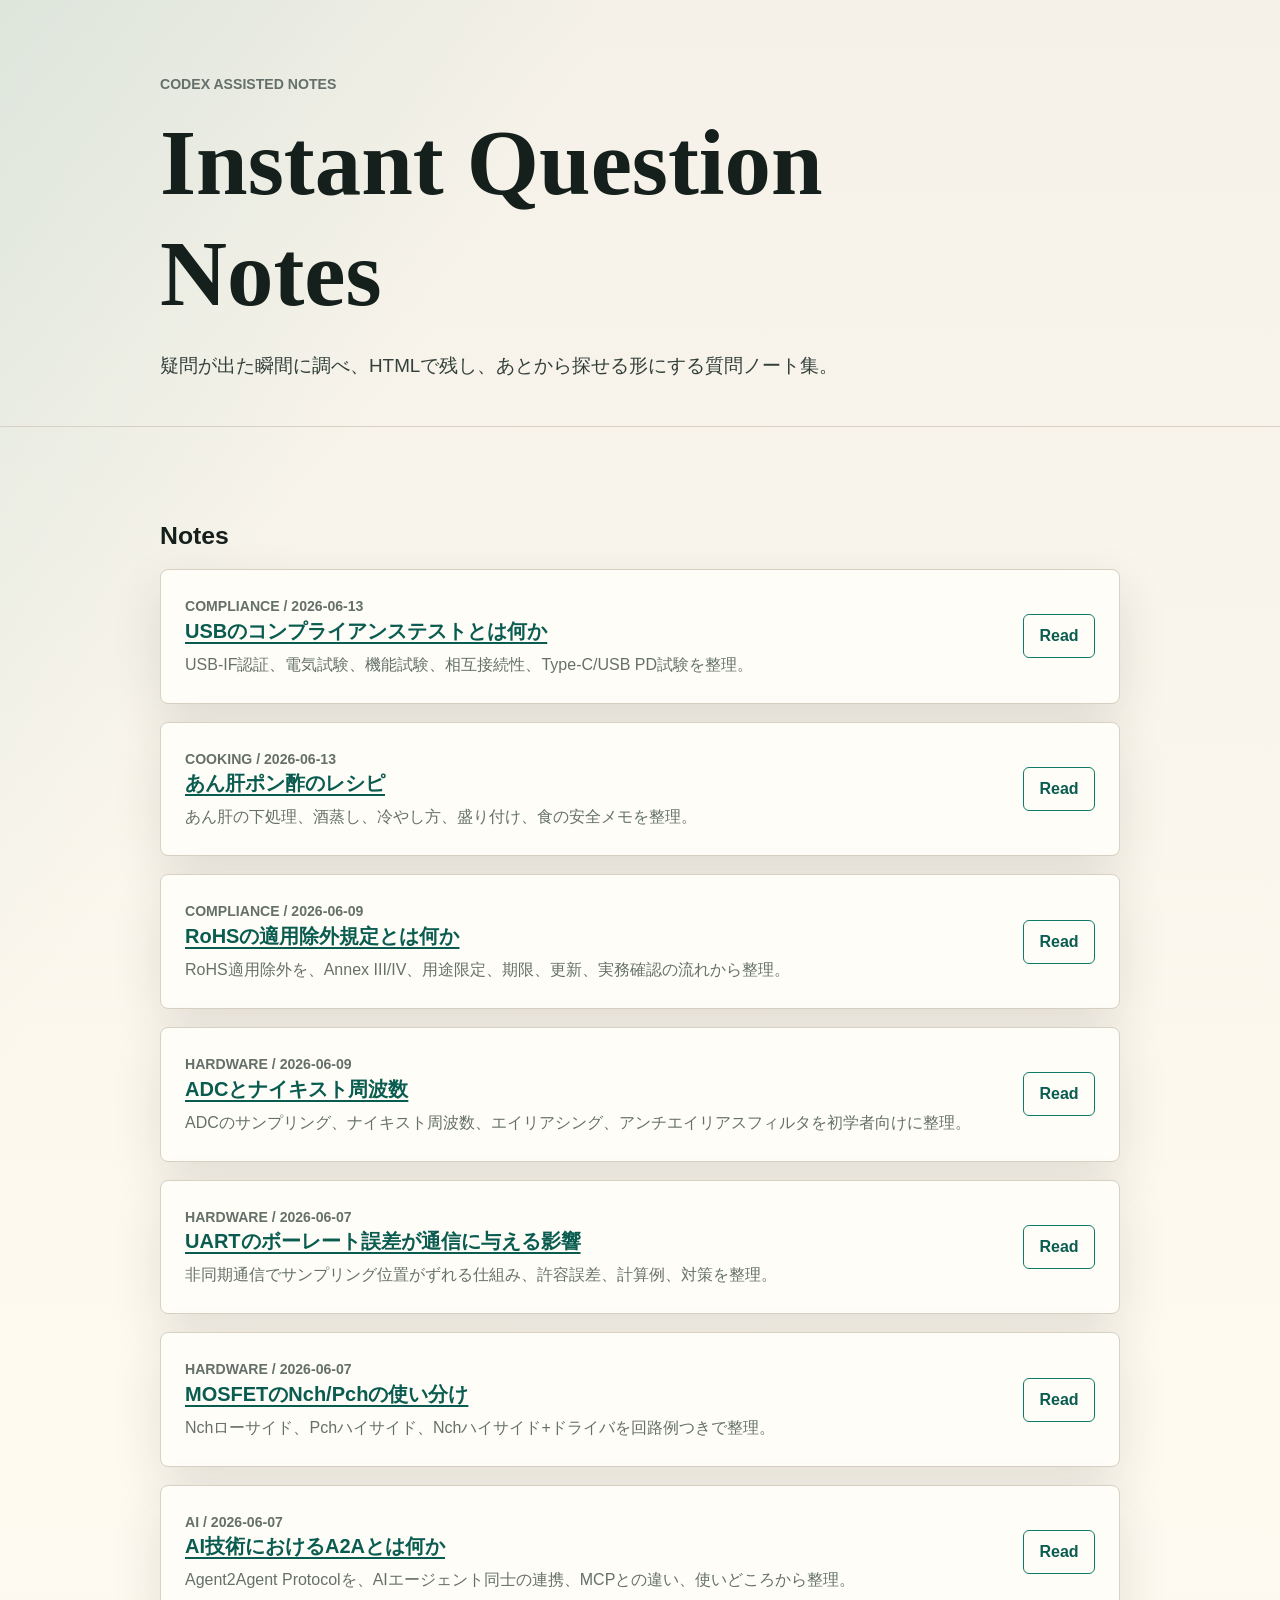
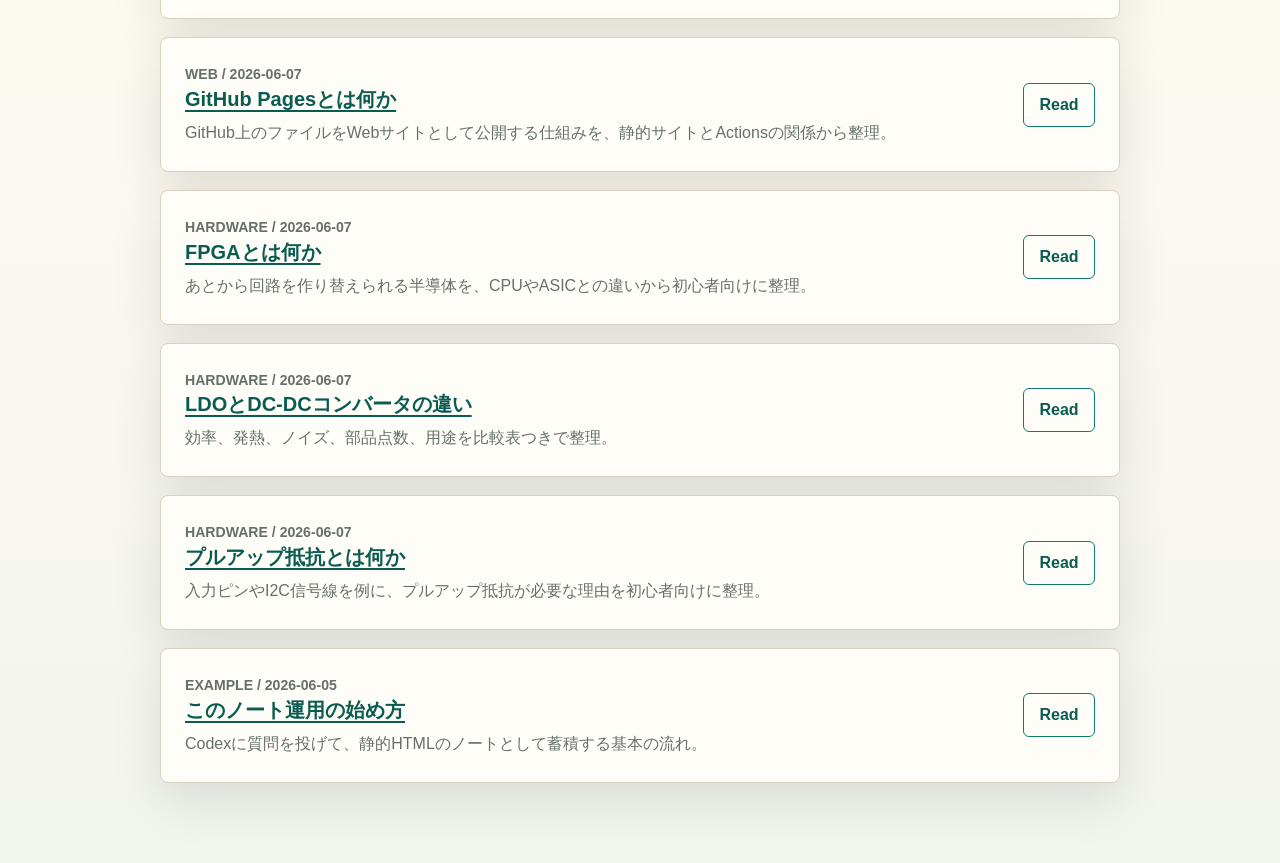
<file: index.html>
<!doctype html>
<html lang="ja">
  <head>
    <meta charset="utf-8">
    <meta name="viewport" content="width=device-width, initial-scale=1">
    <title>Instant Question Notes</title>
    <meta name="description" content="疑問をその場でHTMLノートにして蓄積する質問ノート集">
    <link rel="stylesheet" href="styles/site.css">
  </head>
  <body>
    <header class="site-header">
      <div class="container">
        <p class="eyebrow">Codex assisted notes</p>
        <h1>Instant Question Notes</h1>
        <p class="lead">疑問が出た瞬間に調べ、HTMLで残し、あとから探せる形にする質問ノート集。</p>
      </div>
    </header>

    <main class="container">
      <section class="note-list" aria-labelledby="latest-notes">
        <h2 id="latest-notes">Notes</h2>
        <article class="note-card">
          <div>
            <p class="note-meta">Compliance / 2026-06-13</p>
            <h3><a href="compliance/usb-compliance-test/">USBのコンプライアンステストとは何か</a></h3>
            <p>USB-IF認証、電気試験、機能試験、相互接続性、Type-C/USB PD試験を整理。</p>
          </div>
          <a class="note-link" href="compliance/usb-compliance-test/" aria-label="USBのコンプライアンステストとは何かを読む">Read</a>
        </article>
        <article class="note-card">
          <div>
            <p class="note-meta">Cooking / 2026-06-13</p>
            <h3><a href="cooking/ankimo-ponzu/">あん肝ポン酢のレシピ</a></h3>
            <p>あん肝の下処理、酒蒸し、冷やし方、盛り付け、食の安全メモを整理。</p>
          </div>
          <a class="note-link" href="cooking/ankimo-ponzu/" aria-label="あん肝ポン酢のレシピを読む">Read</a>
        </article>
        <article class="note-card">
          <div>
            <p class="note-meta">Compliance / 2026-06-09</p>
            <h3><a href="compliance/rohs-exemptions/">RoHSの適用除外規定とは何か</a></h3>
            <p>RoHS適用除外を、Annex III/IV、用途限定、期限、更新、実務確認の流れから整理。</p>
          </div>
          <a class="note-link" href="compliance/rohs-exemptions/" aria-label="RoHSの適用除外規定とは何かを読む">Read</a>
        </article>
        <article class="note-card">
          <div>
            <p class="note-meta">Hardware / 2026-06-09</p>
            <h3><a href="hardware/adc-nyquist-frequency/">ADCとナイキスト周波数</a></h3>
            <p>ADCのサンプリング、ナイキスト周波数、エイリアシング、アンチエイリアスフィルタを初学者向けに整理。</p>
          </div>
          <a class="note-link" href="hardware/adc-nyquist-frequency/" aria-label="ADCとナイキスト周波数を読む">Read</a>
        </article>
        <article class="note-card">
          <div>
            <p class="note-meta">Hardware / 2026-06-07</p>
            <h3><a href="hardware/uart-baud-rate-error/">UARTのボーレート誤差が通信に与える影響</a></h3>
            <p>非同期通信でサンプリング位置がずれる仕組み、許容誤差、計算例、対策を整理。</p>
          </div>
          <a class="note-link" href="hardware/uart-baud-rate-error/" aria-label="UARTのボーレート誤差が通信に与える影響を読む">Read</a>
        </article>
        <article class="note-card">
          <div>
            <p class="note-meta">Hardware / 2026-06-07</p>
            <h3><a href="hardware/mosfet-nch-pch/">MOSFETのNch/Pchの使い分け</a></h3>
            <p>Nchローサイド、Pchハイサイド、Nchハイサイド+ドライバを回路例つきで整理。</p>
          </div>
          <a class="note-link" href="hardware/mosfet-nch-pch/" aria-label="MOSFETのNch/Pchの使い分けを読む">Read</a>
        </article>
        <article class="note-card">
          <div>
            <p class="note-meta">AI / 2026-06-07</p>
            <h3><a href="ai/a2a/">AI技術におけるA2Aとは何か</a></h3>
            <p>Agent2Agent Protocolを、AIエージェント同士の連携、MCPとの違い、使いどころから整理。</p>
          </div>
          <a class="note-link" href="ai/a2a/" aria-label="AI技術におけるA2Aとは何かを読む">Read</a>
        </article>
        <article class="note-card">
          <div>
            <p class="note-meta">Web / 2026-06-07</p>
            <h3><a href="web/github-pages/">GitHub Pagesとは何か</a></h3>
            <p>GitHub上のファイルをWebサイトとして公開する仕組みを、静的サイトとActionsの関係から整理。</p>
          </div>
          <a class="note-link" href="web/github-pages/" aria-label="GitHub Pagesとは何かを読む">Read</a>
        </article>
        <article class="note-card">
          <div>
            <p class="note-meta">Hardware / 2026-06-07</p>
            <h3><a href="hardware/fpga/">FPGAとは何か</a></h3>
            <p>あとから回路を作り替えられる半導体を、CPUやASICとの違いから初心者向けに整理。</p>
          </div>
          <a class="note-link" href="hardware/fpga/" aria-label="FPGAとは何かを読む">Read</a>
        </article>
        <article class="note-card">
          <div>
            <p class="note-meta">Hardware / 2026-06-07</p>
            <h3><a href="hardware/ldo-vs-dc-dc-converter/">LDOとDC-DCコンバータの違い</a></h3>
            <p>効率、発熱、ノイズ、部品点数、用途を比較表つきで整理。</p>
          </div>
          <a class="note-link" href="hardware/ldo-vs-dc-dc-converter/" aria-label="LDOとDC-DCコンバータの違いを読む">Read</a>
        </article>
        <article class="note-card">
          <div>
            <p class="note-meta">Hardware / 2026-06-07</p>
            <h3><a href="hardware/pull-up-resistor/">プルアップ抵抗とは何か</a></h3>
            <p>入力ピンやI2C信号線を例に、プルアップ抵抗が必要な理由を初心者向けに整理。</p>
          </div>
          <a class="note-link" href="hardware/pull-up-resistor/" aria-label="プルアップ抵抗とは何かを読む">Read</a>
        </article>
        <article class="note-card">
          <div>
            <p class="note-meta">Example / 2026-06-05</p>
            <h3><a href="examples/first-note/">このノート運用の始め方</a></h3>
            <p>Codexに質問を投げて、静的HTMLのノートとして蓄積する基本の流れ。</p>
          </div>
          <a class="note-link" href="examples/first-note/" aria-label="このノート運用の始め方を読む">Read</a>
        </article>
      </section>
    </main>
  </body>
</html>
</file>
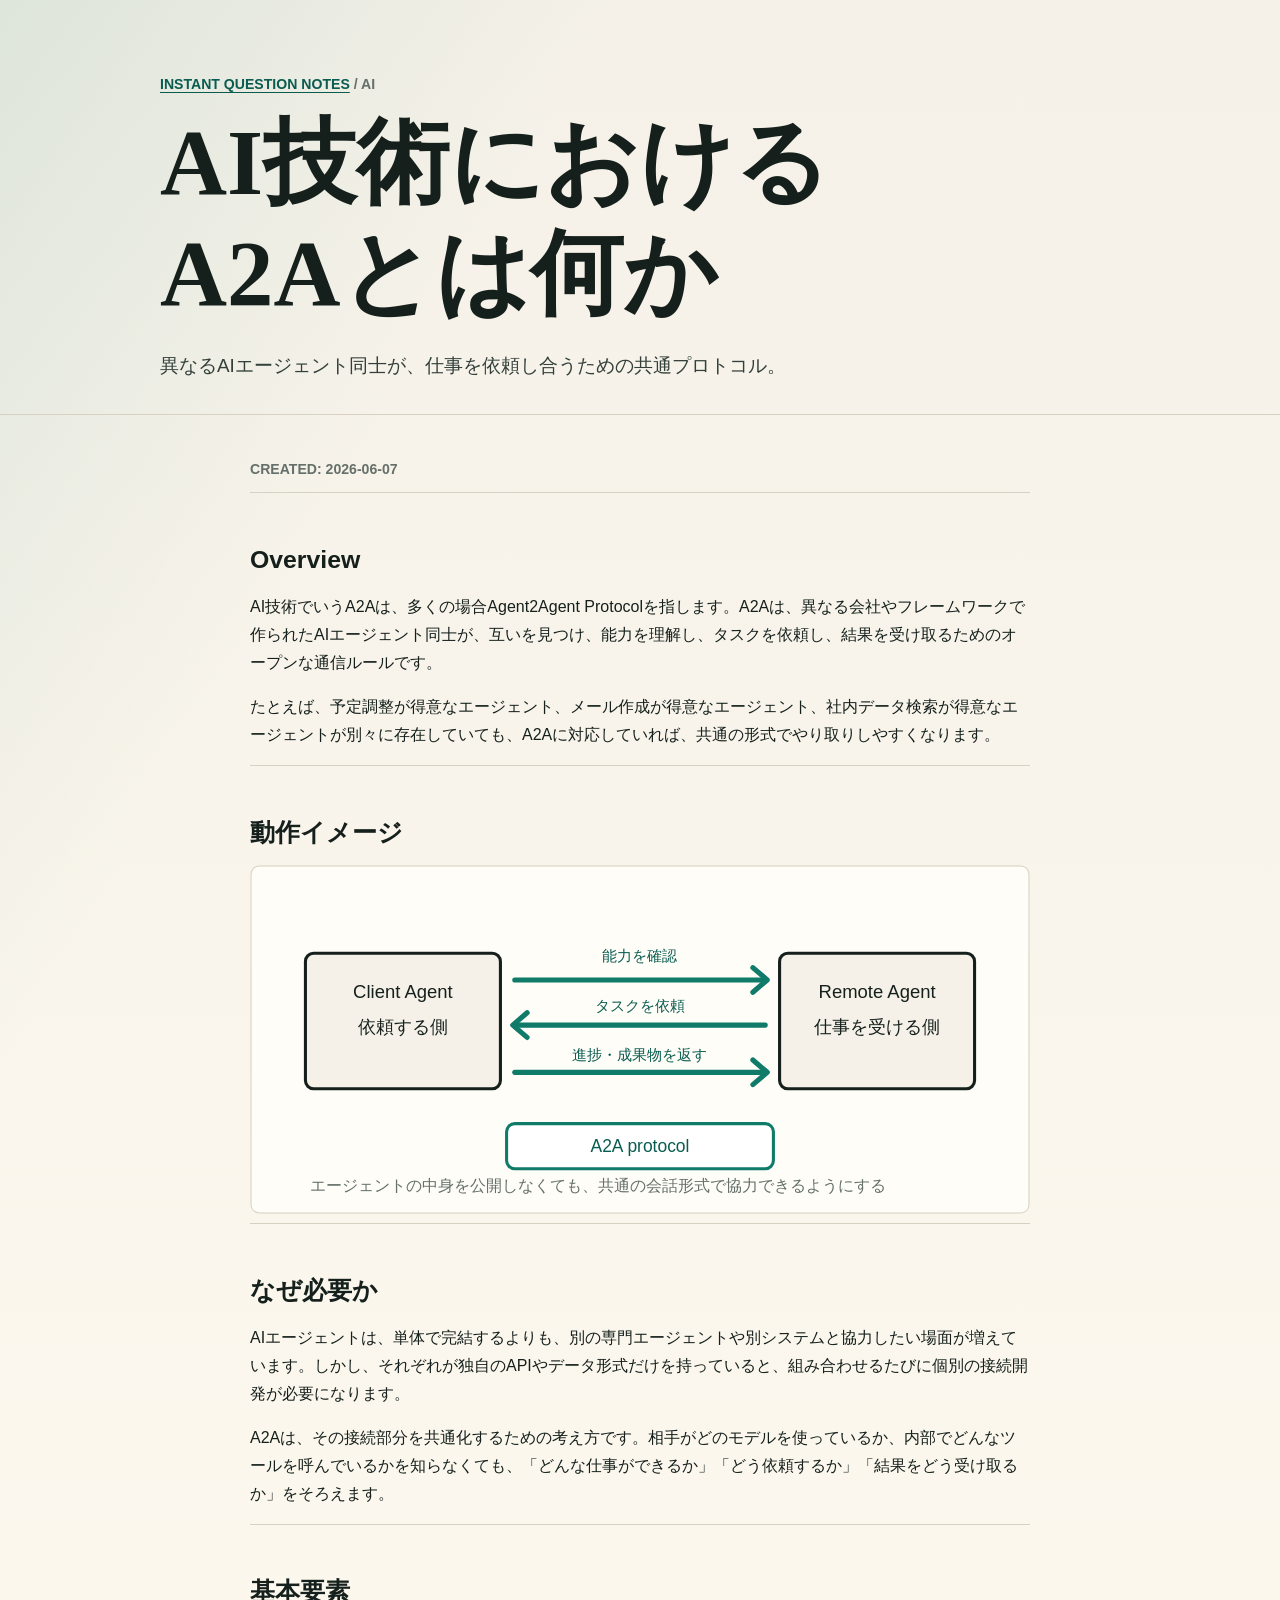
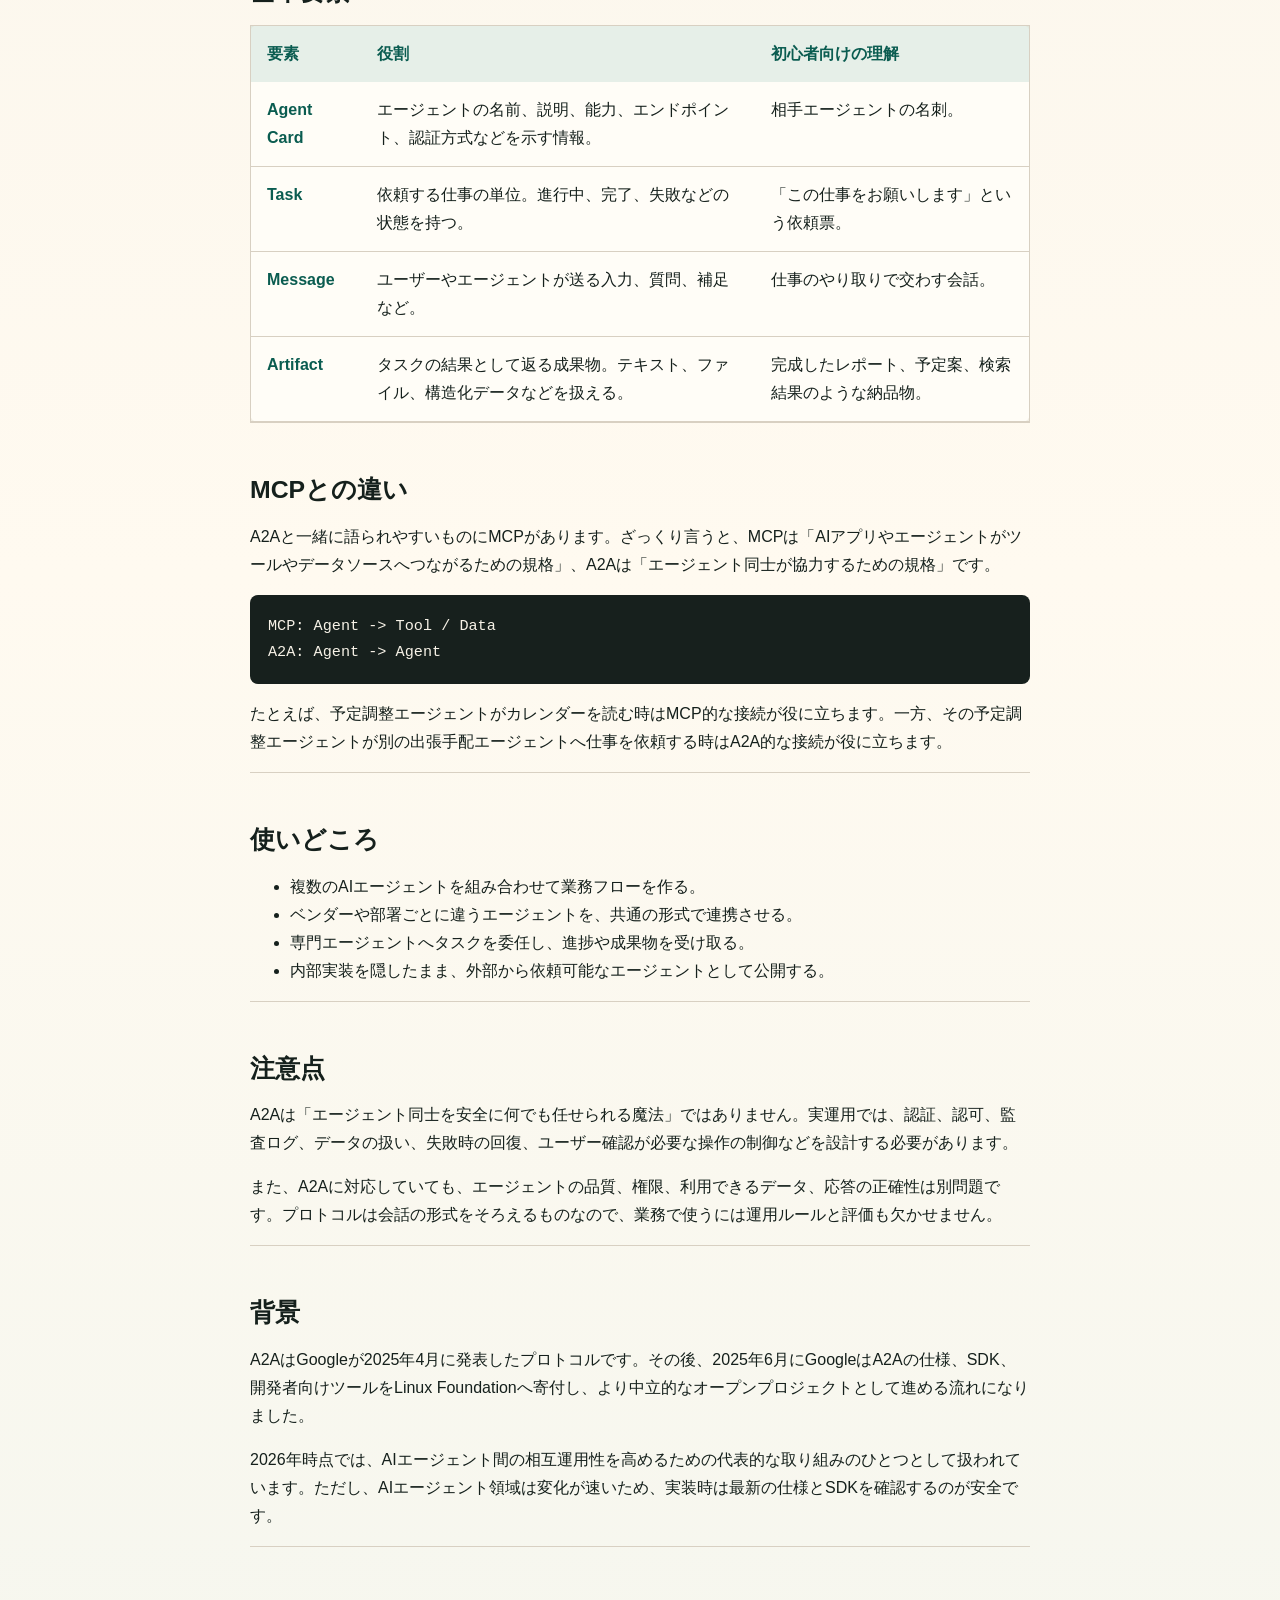
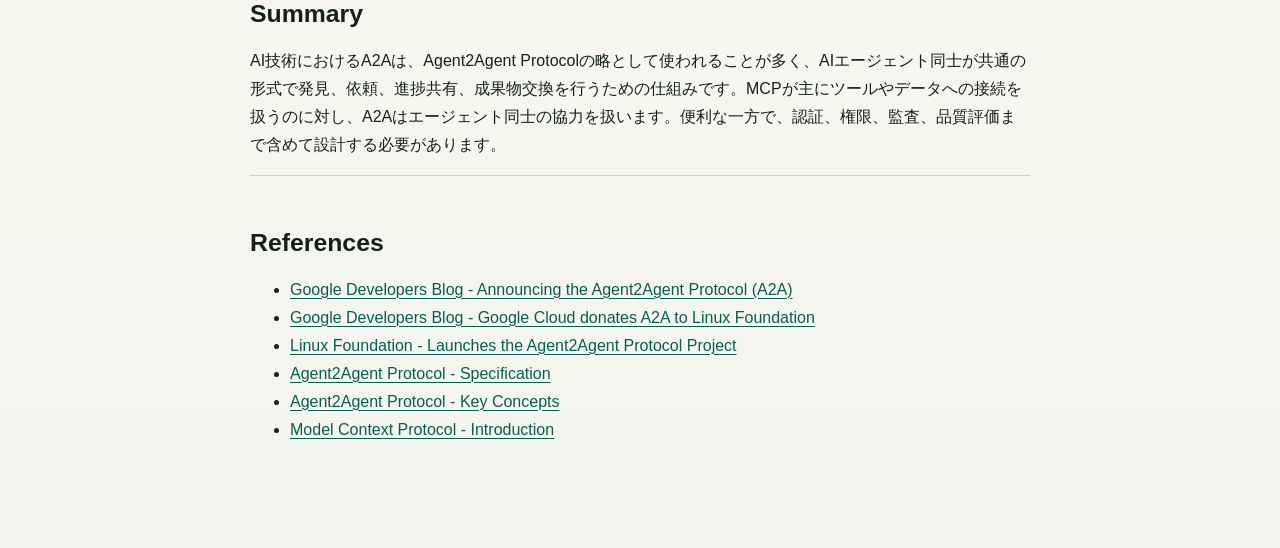
<file: ai/a2a/index.html>
<!doctype html>
<html lang="ja">
  <head>
    <meta charset="utf-8">
    <meta name="viewport" content="width=device-width, initial-scale=1">
    <title>AI技術におけるA2Aとは何か - Instant Question Notes</title>
    <meta name="description" content="AI技術におけるA2Aを、Agent2Agent Protocol、MCPとの違い、使いどころから初心者向けに整理する">
    <link rel="stylesheet" href="../../styles/site.css">
  </head>
  <body>
    <header class="site-header compact">
      <div class="container">
        <p class="eyebrow"><a href="../../">Instant Question Notes</a> / AI</p>
        <h1>AI技術におけるA2Aとは何か</h1>
        <p class="lead">異なるAIエージェント同士が、仕事を依頼し合うための共通プロトコル。</p>
      </div>
    </header>

    <main class="container article">
      <p class="note-meta">Created: 2026-06-07</p>

      <section>
        <h2>Overview</h2>
        <p>AI技術でいうA2Aは、多くの場合Agent2Agent Protocolを指します。A2Aは、異なる会社やフレームワークで作られたAIエージェント同士が、互いを見つけ、能力を理解し、タスクを依頼し、結果を受け取るためのオープンな通信ルールです。</p>
        <p>たとえば、予定調整が得意なエージェント、メール作成が得意なエージェント、社内データ検索が得意なエージェントが別々に存在していても、A2Aに対応していれば、共通の形式でやり取りしやすくなります。</p>
      </section>

      <section>
        <h2>動作イメージ</h2>
        <svg viewBox="0 0 760 340" role="img" aria-labelledby="a2a-title a2a-desc" width="100%">
          <title id="a2a-title">A2AでAIエージェントが協力する流れ</title>
          <desc id="a2a-desc">依頼元エージェントが相手の能力を確認し、タスクを送り、進捗と成果物を受け取る</desc>
          <rect x="1" y="1" width="758" height="338" rx="8" fill="#fffdf7" stroke="#d8d0c2"></rect>
          <g fill="#f5f1e8" stroke="#15201c" stroke-width="3">
            <rect x="54" y="86" width="190" height="132" rx="8"></rect>
            <rect x="516" y="86" width="190" height="132" rx="8"></rect>
          </g>
          <g fill="#15201c" font-size="18" font-family="sans-serif" text-anchor="middle">
            <text x="149" y="130">Client Agent</text>
            <text x="149" y="164">依頼する側</text>
            <text x="611" y="130">Remote Agent</text>
            <text x="611" y="164">仕事を受ける側</text>
          </g>
          <g stroke="#0f7b68" stroke-width="5" fill="none" stroke-linecap="round" stroke-linejoin="round">
            <path d="M258 112 H502"></path>
            <path d="M490 100 L504 112 L490 124"></path>
            <path d="M502 156 H258"></path>
            <path d="M270 144 L256 156 L270 168"></path>
            <path d="M258 202 H502"></path>
            <path d="M490 190 L504 202 L490 214"></path>
          </g>
          <g fill="#0a5c50" font-size="15" font-family="sans-serif" text-anchor="middle">
            <text x="380" y="94">能力を確認</text>
            <text x="380" y="142">タスクを依頼</text>
            <text x="380" y="190">進捗・成果物を返す</text>
          </g>
          <rect x="250" y="252" width="260" height="44" rx="8" fill="#ffffff" stroke="#0f7b68" stroke-width="3"></rect>
          <text x="380" y="280" fill="#0a5c50" font-size="17" font-family="sans-serif" text-anchor="middle">A2A protocol</text>
          <text x="58" y="318" fill="#65706b" font-size="16" font-family="sans-serif">エージェントの中身を公開しなくても、共通の会話形式で協力できるようにする</text>
        </svg>
      </section>

      <section>
        <h2>なぜ必要か</h2>
        <p>AIエージェントは、単体で完結するよりも、別の専門エージェントや別システムと協力したい場面が増えています。しかし、それぞれが独自のAPIやデータ形式だけを持っていると、組み合わせるたびに個別の接続開発が必要になります。</p>
        <p>A2Aは、その接続部分を共通化するための考え方です。相手がどのモデルを使っているか、内部でどんなツールを呼んでいるかを知らなくても、「どんな仕事ができるか」「どう依頼するか」「結果をどう受け取るか」をそろえます。</p>
      </section>

      <section>
        <h2>基本要素</h2>
        <div class="table-wrap">
          <table>
            <thead>
              <tr>
                <th>要素</th>
                <th>役割</th>
                <th>初心者向けの理解</th>
              </tr>
            </thead>
            <tbody>
              <tr>
                <th>Agent Card</th>
                <td>エージェントの名前、説明、能力、エンドポイント、認証方式などを示す情報。</td>
                <td>相手エージェントの名刺。</td>
              </tr>
              <tr>
                <th>Task</th>
                <td>依頼する仕事の単位。進行中、完了、失敗などの状態を持つ。</td>
                <td>「この仕事をお願いします」という依頼票。</td>
              </tr>
              <tr>
                <th>Message</th>
                <td>ユーザーやエージェントが送る入力、質問、補足など。</td>
                <td>仕事のやり取りで交わす会話。</td>
              </tr>
              <tr>
                <th>Artifact</th>
                <td>タスクの結果として返る成果物。テキスト、ファイル、構造化データなどを扱える。</td>
                <td>完成したレポート、予定案、検索結果のような納品物。</td>
              </tr>
            </tbody>
          </table>
        </div>
      </section>

      <section>
        <h2>MCPとの違い</h2>
        <p>A2Aと一緒に語られやすいものにMCPがあります。ざっくり言うと、MCPは「AIアプリやエージェントがツールやデータソースへつながるための規格」、A2Aは「エージェント同士が協力するための規格」です。</p>
        <pre><code>MCP: Agent -> Tool / Data
A2A: Agent -> Agent</code></pre>
        <p>たとえば、予定調整エージェントがカレンダーを読む時はMCP的な接続が役に立ちます。一方、その予定調整エージェントが別の出張手配エージェントへ仕事を依頼する時はA2A的な接続が役に立ちます。</p>
      </section>

      <section>
        <h2>使いどころ</h2>
        <ul>
          <li>複数のAIエージェントを組み合わせて業務フローを作る。</li>
          <li>ベンダーや部署ごとに違うエージェントを、共通の形式で連携させる。</li>
          <li>専門エージェントへタスクを委任し、進捗や成果物を受け取る。</li>
          <li>内部実装を隠したまま、外部から依頼可能なエージェントとして公開する。</li>
        </ul>
      </section>

      <section>
        <h2>注意点</h2>
        <p>A2Aは「エージェント同士を安全に何でも任せられる魔法」ではありません。実運用では、認証、認可、監査ログ、データの扱い、失敗時の回復、ユーザー確認が必要な操作の制御などを設計する必要があります。</p>
        <p>また、A2Aに対応していても、エージェントの品質、権限、利用できるデータ、応答の正確性は別問題です。プロトコルは会話の形式をそろえるものなので、業務で使うには運用ルールと評価も欠かせません。</p>
      </section>

      <section>
        <h2>背景</h2>
        <p>A2AはGoogleが2025年4月に発表したプロトコルです。その後、2025年6月にGoogleはA2Aの仕様、SDK、開発者向けツールをLinux Foundationへ寄付し、より中立的なオープンプロジェクトとして進める流れになりました。</p>
        <p>2026年時点では、AIエージェント間の相互運用性を高めるための代表的な取り組みのひとつとして扱われています。ただし、AIエージェント領域は変化が速いため、実装時は最新の仕様とSDKを確認するのが安全です。</p>
      </section>

      <section>
        <h2>Summary</h2>
        <p>AI技術におけるA2Aは、Agent2Agent Protocolの略として使われることが多く、AIエージェント同士が共通の形式で発見、依頼、進捗共有、成果物交換を行うための仕組みです。MCPが主にツールやデータへの接続を扱うのに対し、A2Aはエージェント同士の協力を扱います。便利な一方で、認証、権限、監査、品質評価まで含めて設計する必要があります。</p>
      </section>

      <section>
        <h2>References</h2>
        <ul>
          <li><a href="https://developers.googleblog.com/en/a2a-a-new-era-of-agent-interoperability/">Google Developers Blog - Announcing the Agent2Agent Protocol (A2A)</a></li>
          <li><a href="https://developers.googleblog.com/google-cloud-donates-a2a-to-linux-foundation/">Google Developers Blog - Google Cloud donates A2A to Linux Foundation</a></li>
          <li><a href="https://www.linuxfoundation.org/press/linux-foundation-launches-the-agent2agent-protocol-project-to-enable-secure-intelligent-communication-between-ai-agents">Linux Foundation - Launches the Agent2Agent Protocol Project</a></li>
          <li><a href="https://google-a2a.github.io/A2A/specification/">Agent2Agent Protocol - Specification</a></li>
          <li><a href="https://google-a2a.github.io/A2A/topics/key-concepts/">Agent2Agent Protocol - Key Concepts</a></li>
          <li><a href="https://modelcontextprotocol.io/docs/getting-started/intro">Model Context Protocol - Introduction</a></li>
        </ul>
      </section>
    </main>
  </body>
</html>
</file>
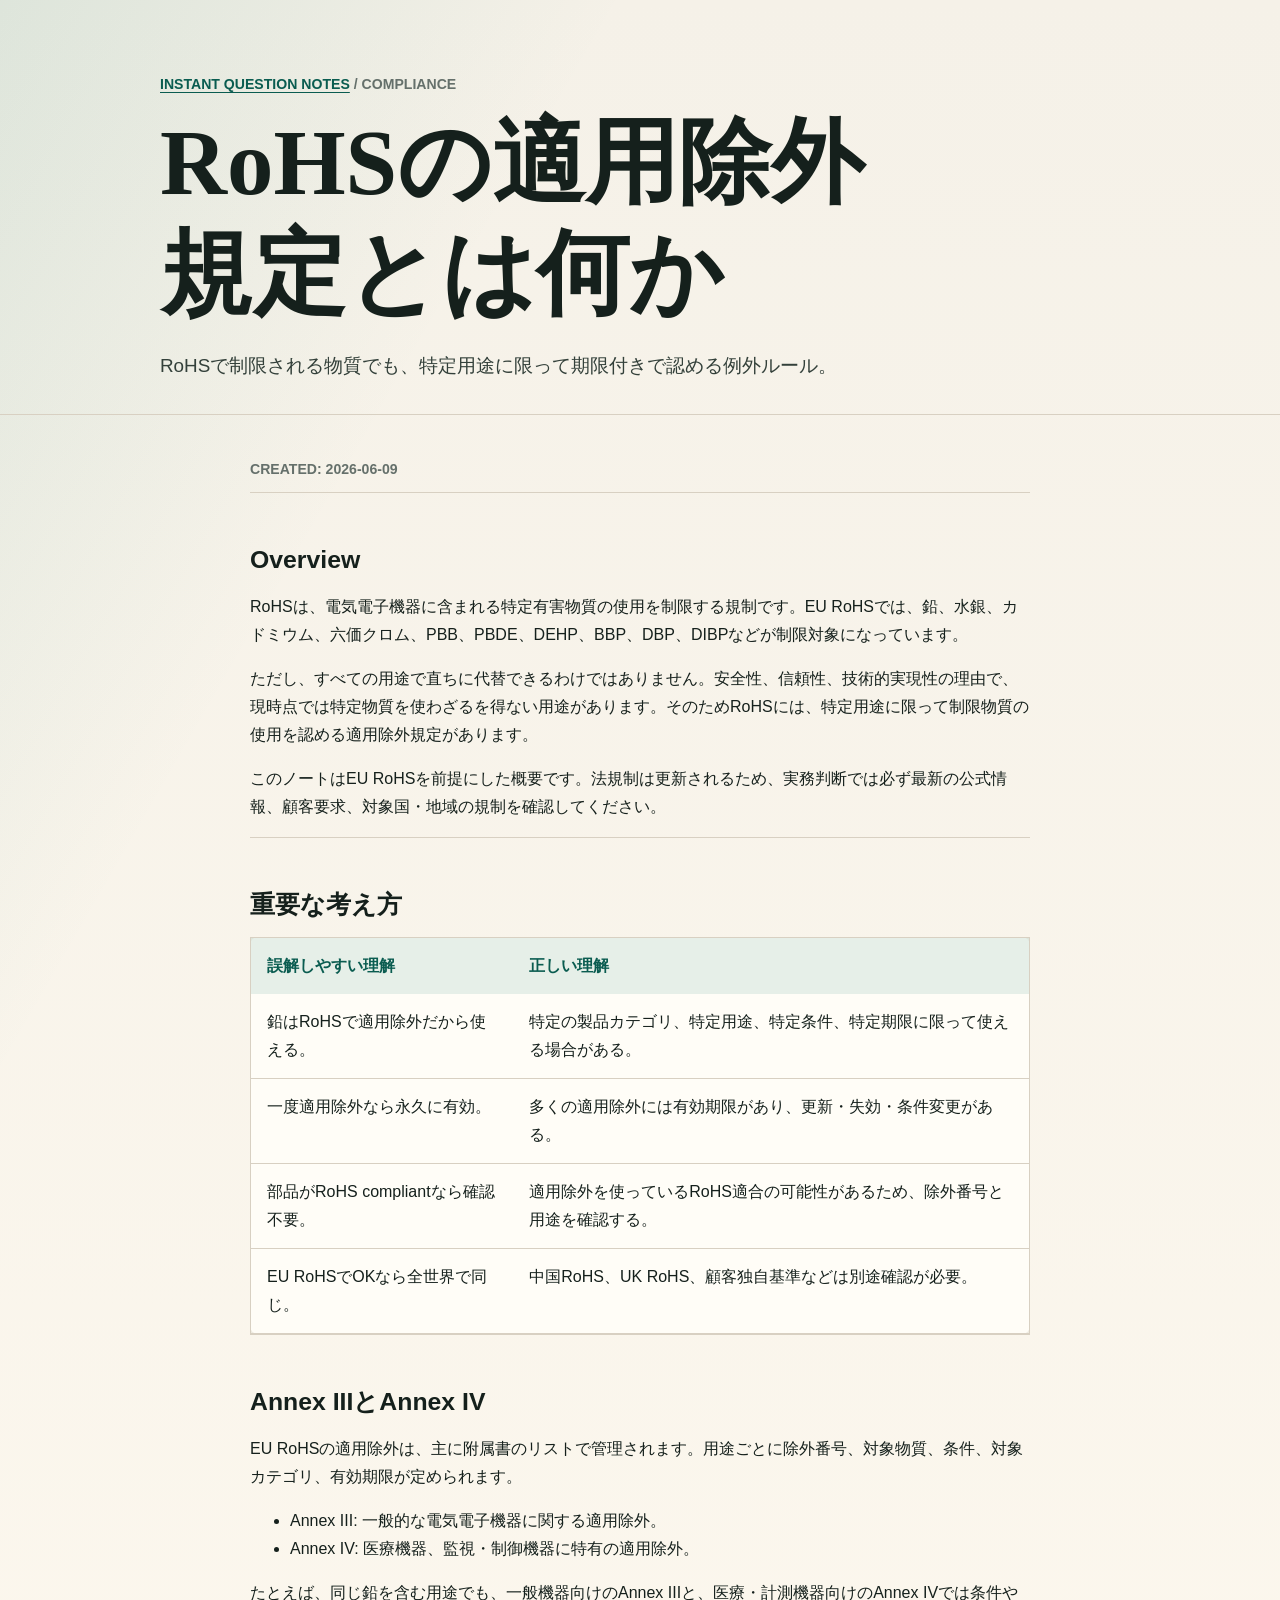
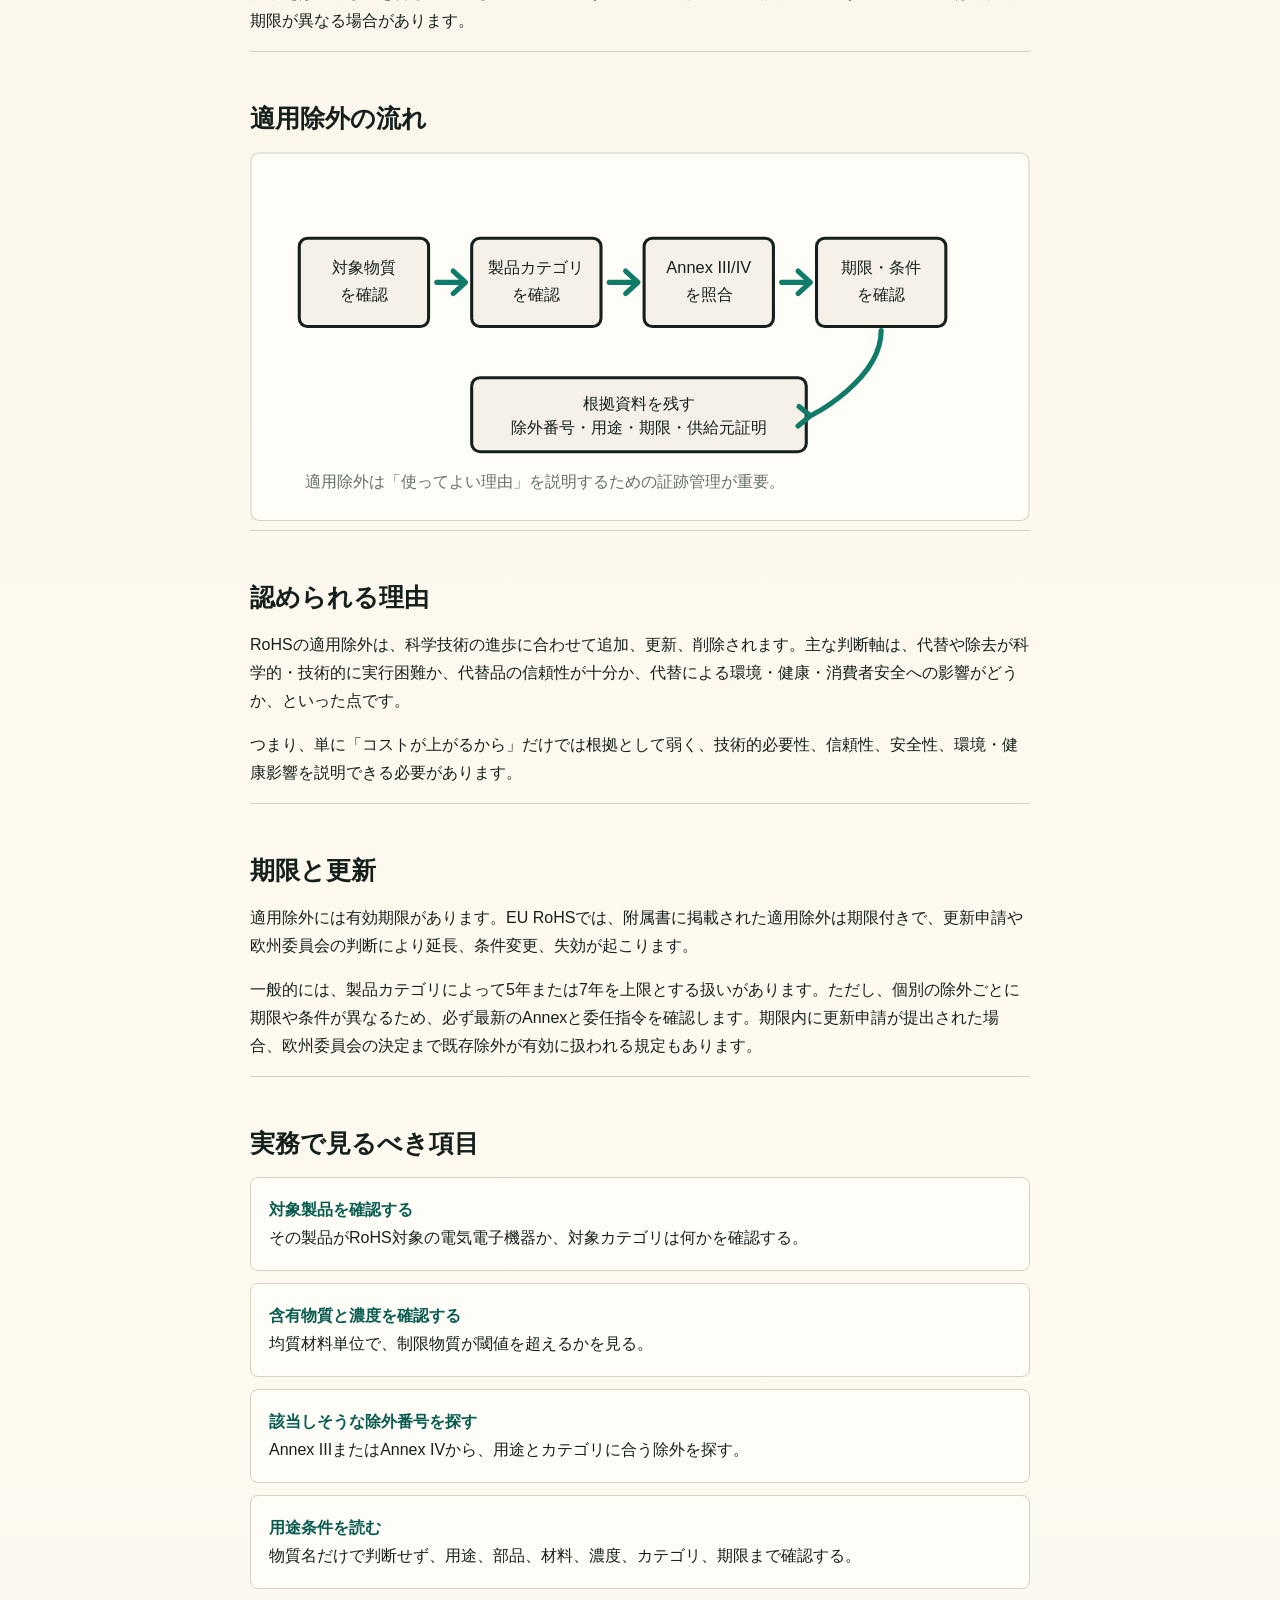
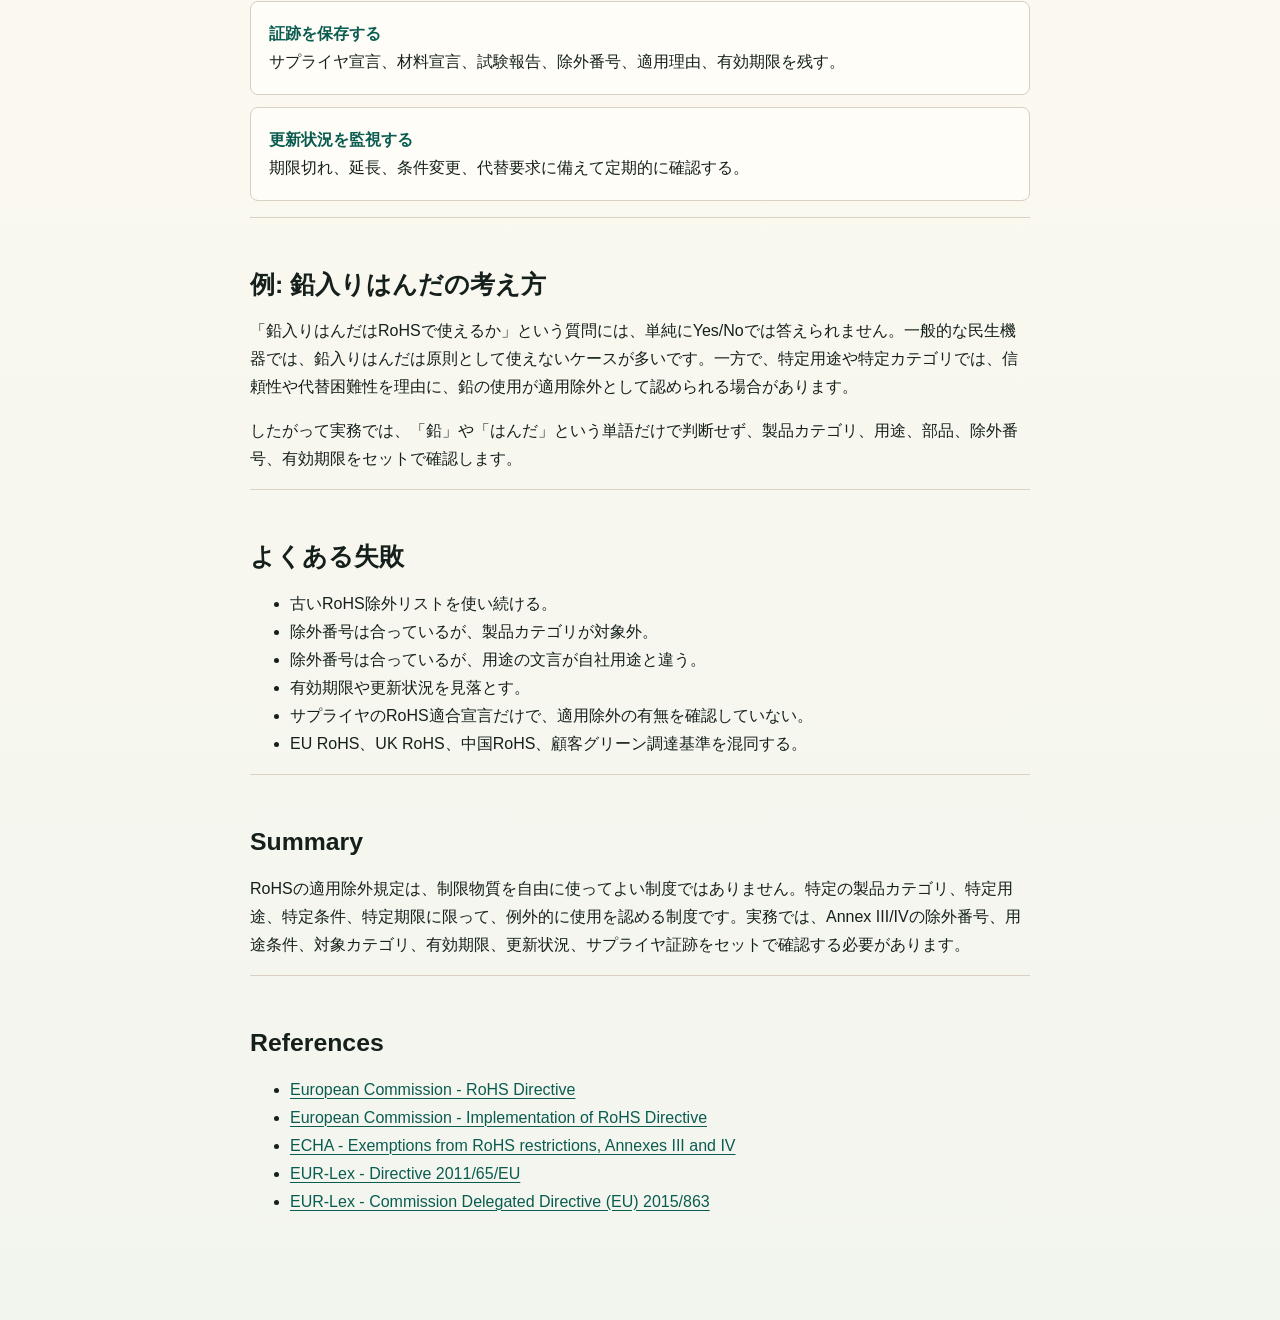
<file: compliance/rohs-exemptions/index.html>
<!doctype html>
<html lang="ja">
  <head>
    <meta charset="utf-8">
    <meta name="viewport" content="width=device-width, initial-scale=1">
    <title>RoHSの適用除外規定とは何か - Instant Question Notes</title>
    <meta name="description" content="RoHSの適用除外規定を、Annex III/IV、用途限定、期限、更新、実務確認の流れから整理する">
    <link rel="stylesheet" href="../../styles/site.css">
  </head>
  <body>
    <header class="site-header compact">
      <div class="container">
        <p class="eyebrow"><a href="../../">Instant Question Notes</a> / Compliance</p>
        <h1>RoHSの適用除外規定とは何か</h1>
        <p class="lead">RoHSで制限される物質でも、特定用途に限って期限付きで認める例外ルール。</p>
      </div>
    </header>

    <main class="container article">
      <p class="note-meta">Created: 2026-06-09</p>

      <section>
        <h2>Overview</h2>
        <p>RoHSは、電気電子機器に含まれる特定有害物質の使用を制限する規制です。EU RoHSでは、鉛、水銀、カドミウム、六価クロム、PBB、PBDE、DEHP、BBP、DBP、DIBPなどが制限対象になっています。</p>
        <p>ただし、すべての用途で直ちに代替できるわけではありません。安全性、信頼性、技術的実現性の理由で、現時点では特定物質を使わざるを得ない用途があります。そのためRoHSには、特定用途に限って制限物質の使用を認める適用除外規定があります。</p>
        <p>このノートはEU RoHSを前提にした概要です。法規制は更新されるため、実務判断では必ず最新の公式情報、顧客要求、対象国・地域の規制を確認してください。</p>
      </section>

      <section>
        <h2>重要な考え方</h2>
        <div class="table-wrap">
          <table>
            <thead>
              <tr>
                <th>誤解しやすい理解</th>
                <th>正しい理解</th>
              </tr>
            </thead>
            <tbody>
              <tr>
                <td>鉛はRoHSで適用除外だから使える。</td>
                <td>特定の製品カテゴリ、特定用途、特定条件、特定期限に限って使える場合がある。</td>
              </tr>
              <tr>
                <td>一度適用除外なら永久に有効。</td>
                <td>多くの適用除外には有効期限があり、更新・失効・条件変更がある。</td>
              </tr>
              <tr>
                <td>部品がRoHS compliantなら確認不要。</td>
                <td>適用除外を使っているRoHS適合の可能性があるため、除外番号と用途を確認する。</td>
              </tr>
              <tr>
                <td>EU RoHSでOKなら全世界で同じ。</td>
                <td>中国RoHS、UK RoHS、顧客独自基準などは別途確認が必要。</td>
              </tr>
            </tbody>
          </table>
        </div>
      </section>

      <section>
        <h2>Annex IIIとAnnex IV</h2>
        <p>EU RoHSの適用除外は、主に附属書のリストで管理されます。用途ごとに除外番号、対象物質、条件、対象カテゴリ、有効期限が定められます。</p>
        <ul>
          <li>Annex III: 一般的な電気電子機器に関する適用除外。</li>
          <li>Annex IV: 医療機器、監視・制御機器に特有の適用除外。</li>
        </ul>
        <p>たとえば、同じ鉛を含む用途でも、一般機器向けのAnnex IIIと、医療・計測機器向けのAnnex IVでは条件や期限が異なる場合があります。</p>
      </section>

      <section>
        <h2>適用除外の流れ</h2>
        <svg viewBox="0 0 760 360" role="img" aria-labelledby="rohs-title rohs-desc" width="100%">
          <title id="rohs-title">RoHS適用除外を確認する流れ</title>
          <desc id="rohs-desc">制限物質を確認し、製品カテゴリ、用途、Annex、期限、証跡を確認する</desc>
          <rect x="1" y="1" width="758" height="358" rx="8" fill="#fffdf7" stroke="#d8d0c2"></rect>
          <g fill="#f5f1e8" stroke="#15201c" stroke-width="3">
            <rect x="48" y="84" width="126" height="86" rx="8"></rect>
            <rect x="216" y="84" width="126" height="86" rx="8"></rect>
            <rect x="384" y="84" width="126" height="86" rx="8"></rect>
            <rect x="552" y="84" width="126" height="86" rx="8"></rect>
            <rect x="216" y="220" width="326" height="72" rx="8"></rect>
          </g>
          <g fill="#15201c" font-size="16" font-family="sans-serif" text-anchor="middle">
            <text x="111" y="118">対象物質</text>
            <text x="111" y="144">を確認</text>
            <text x="279" y="118">製品カテゴリ</text>
            <text x="279" y="144">を確認</text>
            <text x="447" y="118">Annex III/IV</text>
            <text x="447" y="144">を照合</text>
            <text x="615" y="118">期限・条件</text>
            <text x="615" y="144">を確認</text>
            <text x="379" y="250">根拠資料を残す</text>
            <text x="379" y="274">除外番号・用途・期限・供給元証明</text>
          </g>
          <g stroke="#0f7b68" stroke-width="5" fill="none" stroke-linecap="round" stroke-linejoin="round">
            <path d="M182 127 H207"></path>
            <path d="M198 116 L210 127 L198 138"></path>
            <path d="M350 127 H375"></path>
            <path d="M366 116 L378 127 L366 138"></path>
            <path d="M518 127 H543"></path>
            <path d="M534 116 L546 127 L534 138"></path>
            <path d="M615 174 C615 222 548 256 548 256"></path>
            <path d="M535 248 L546 257 L534 267"></path>
          </g>
          <text x="54" y="326" fill="#65706b" font-size="16" font-family="sans-serif">適用除外は「使ってよい理由」を説明するための証跡管理が重要。</text>
        </svg>
      </section>

      <section>
        <h2>認められる理由</h2>
        <p>RoHSの適用除外は、科学技術の進歩に合わせて追加、更新、削除されます。主な判断軸は、代替や除去が科学的・技術的に実行困難か、代替品の信頼性が十分か、代替による環境・健康・消費者安全への影響がどうか、といった点です。</p>
        <p>つまり、単に「コストが上がるから」だけでは根拠として弱く、技術的必要性、信頼性、安全性、環境・健康影響を説明できる必要があります。</p>
      </section>

      <section>
        <h2>期限と更新</h2>
        <p>適用除外には有効期限があります。EU RoHSでは、附属書に掲載された適用除外は期限付きで、更新申請や欧州委員会の判断により延長、条件変更、失効が起こります。</p>
        <p>一般的には、製品カテゴリによって5年または7年を上限とする扱いがあります。ただし、個別の除外ごとに期限や条件が異なるため、必ず最新のAnnexと委任指令を確認します。期限内に更新申請が提出された場合、欧州委員会の決定まで既存除外が有効に扱われる規定もあります。</p>
      </section>

      <section>
        <h2>実務で見るべき項目</h2>
        <ol class="steps">
          <li><span>対象製品を確認する</span>その製品がRoHS対象の電気電子機器か、対象カテゴリは何かを確認する。</li>
          <li><span>含有物質と濃度を確認する</span>均質材料単位で、制限物質が閾値を超えるかを見る。</li>
          <li><span>該当しそうな除外番号を探す</span>Annex IIIまたはAnnex IVから、用途とカテゴリに合う除外を探す。</li>
          <li><span>用途条件を読む</span>物質名だけで判断せず、用途、部品、材料、濃度、カテゴリ、期限まで確認する。</li>
          <li><span>証跡を保存する</span>サプライヤ宣言、材料宣言、試験報告、除外番号、適用理由、有効期限を残す。</li>
          <li><span>更新状況を監視する</span>期限切れ、延長、条件変更、代替要求に備えて定期的に確認する。</li>
        </ol>
      </section>

      <section>
        <h2>例: 鉛入りはんだの考え方</h2>
        <p>「鉛入りはんだはRoHSで使えるか」という質問には、単純にYes/Noでは答えられません。一般的な民生機器では、鉛入りはんだは原則として使えないケースが多いです。一方で、特定用途や特定カテゴリでは、信頼性や代替困難性を理由に、鉛の使用が適用除外として認められる場合があります。</p>
        <p>したがって実務では、「鉛」や「はんだ」という単語だけで判断せず、製品カテゴリ、用途、部品、除外番号、有効期限をセットで確認します。</p>
      </section>

      <section>
        <h2>よくある失敗</h2>
        <ul>
          <li>古いRoHS除外リストを使い続ける。</li>
          <li>除外番号は合っているが、製品カテゴリが対象外。</li>
          <li>除外番号は合っているが、用途の文言が自社用途と違う。</li>
          <li>有効期限や更新状況を見落とす。</li>
          <li>サプライヤのRoHS適合宣言だけで、適用除外の有無を確認していない。</li>
          <li>EU RoHS、UK RoHS、中国RoHS、顧客グリーン調達基準を混同する。</li>
        </ul>
      </section>

      <section>
        <h2>Summary</h2>
        <p>RoHSの適用除外規定は、制限物質を自由に使ってよい制度ではありません。特定の製品カテゴリ、特定用途、特定条件、特定期限に限って、例外的に使用を認める制度です。実務では、Annex III/IVの除外番号、用途条件、対象カテゴリ、有効期限、更新状況、サプライヤ証跡をセットで確認する必要があります。</p>
      </section>

      <section>
        <h2>References</h2>
        <ul>
          <li><a href="https://environment.ec.europa.eu/topics/waste-and-recycling/rohs-directive_en">European Commission - RoHS Directive</a></li>
          <li><a href="https://environment.ec.europa.eu/topics/waste-and-recycling/rohs-directive/implementation-rohs-directive_en">European Commission - Implementation of RoHS Directive</a></li>
          <li><a href="https://www.echa.europa.eu/web/guest/exemptions-art-4-restrictions-rohs">ECHA - Exemptions from RoHS restrictions, Annexes III and IV</a></li>
          <li><a href="https://eur-lex.europa.eu/legal-content/EN/TXT/?uri=CELEX%3A32011L0065">EUR-Lex - Directive 2011/65/EU</a></li>
          <li><a href="https://eur-lex.europa.eu/legal-content/EN/TXT/?uri=CELEX%3A32015L0863">EUR-Lex - Commission Delegated Directive (EU) 2015/863</a></li>
        </ul>
      </section>
    </main>
  </body>
</html>
</file>
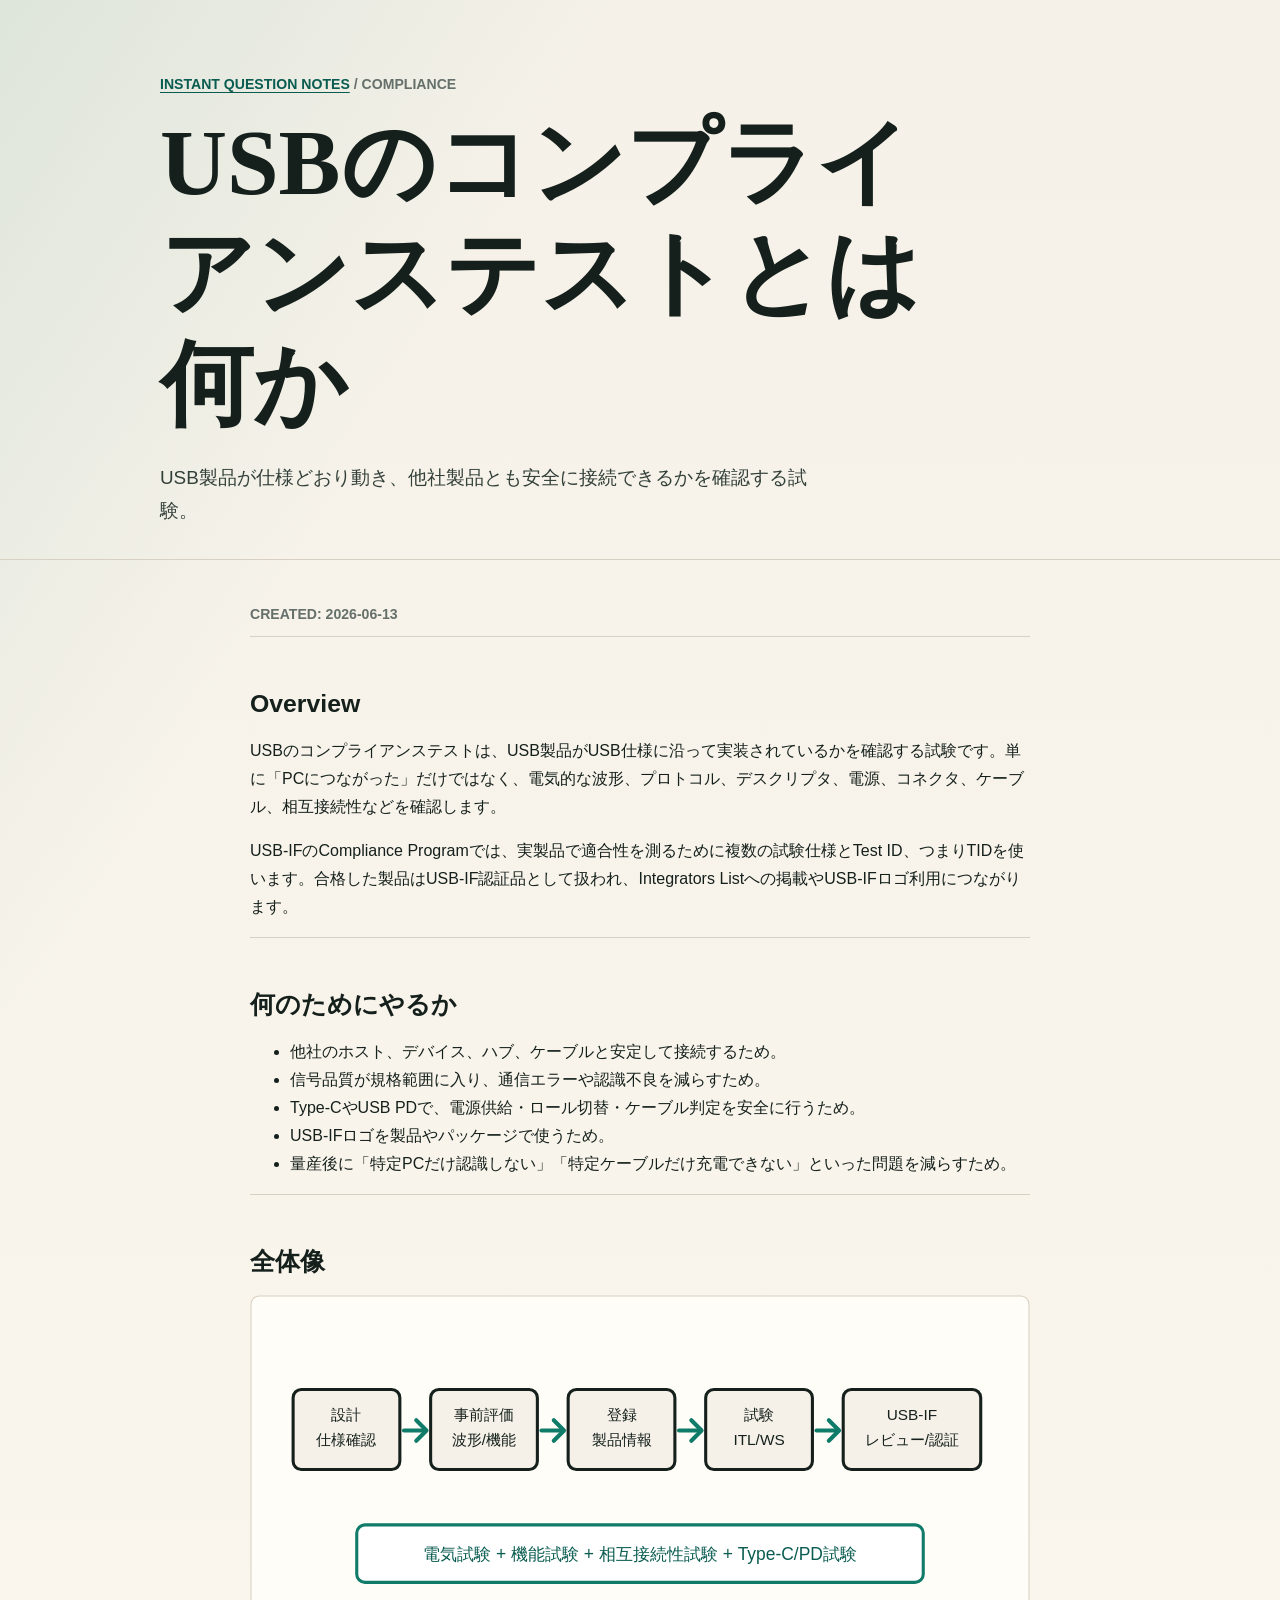
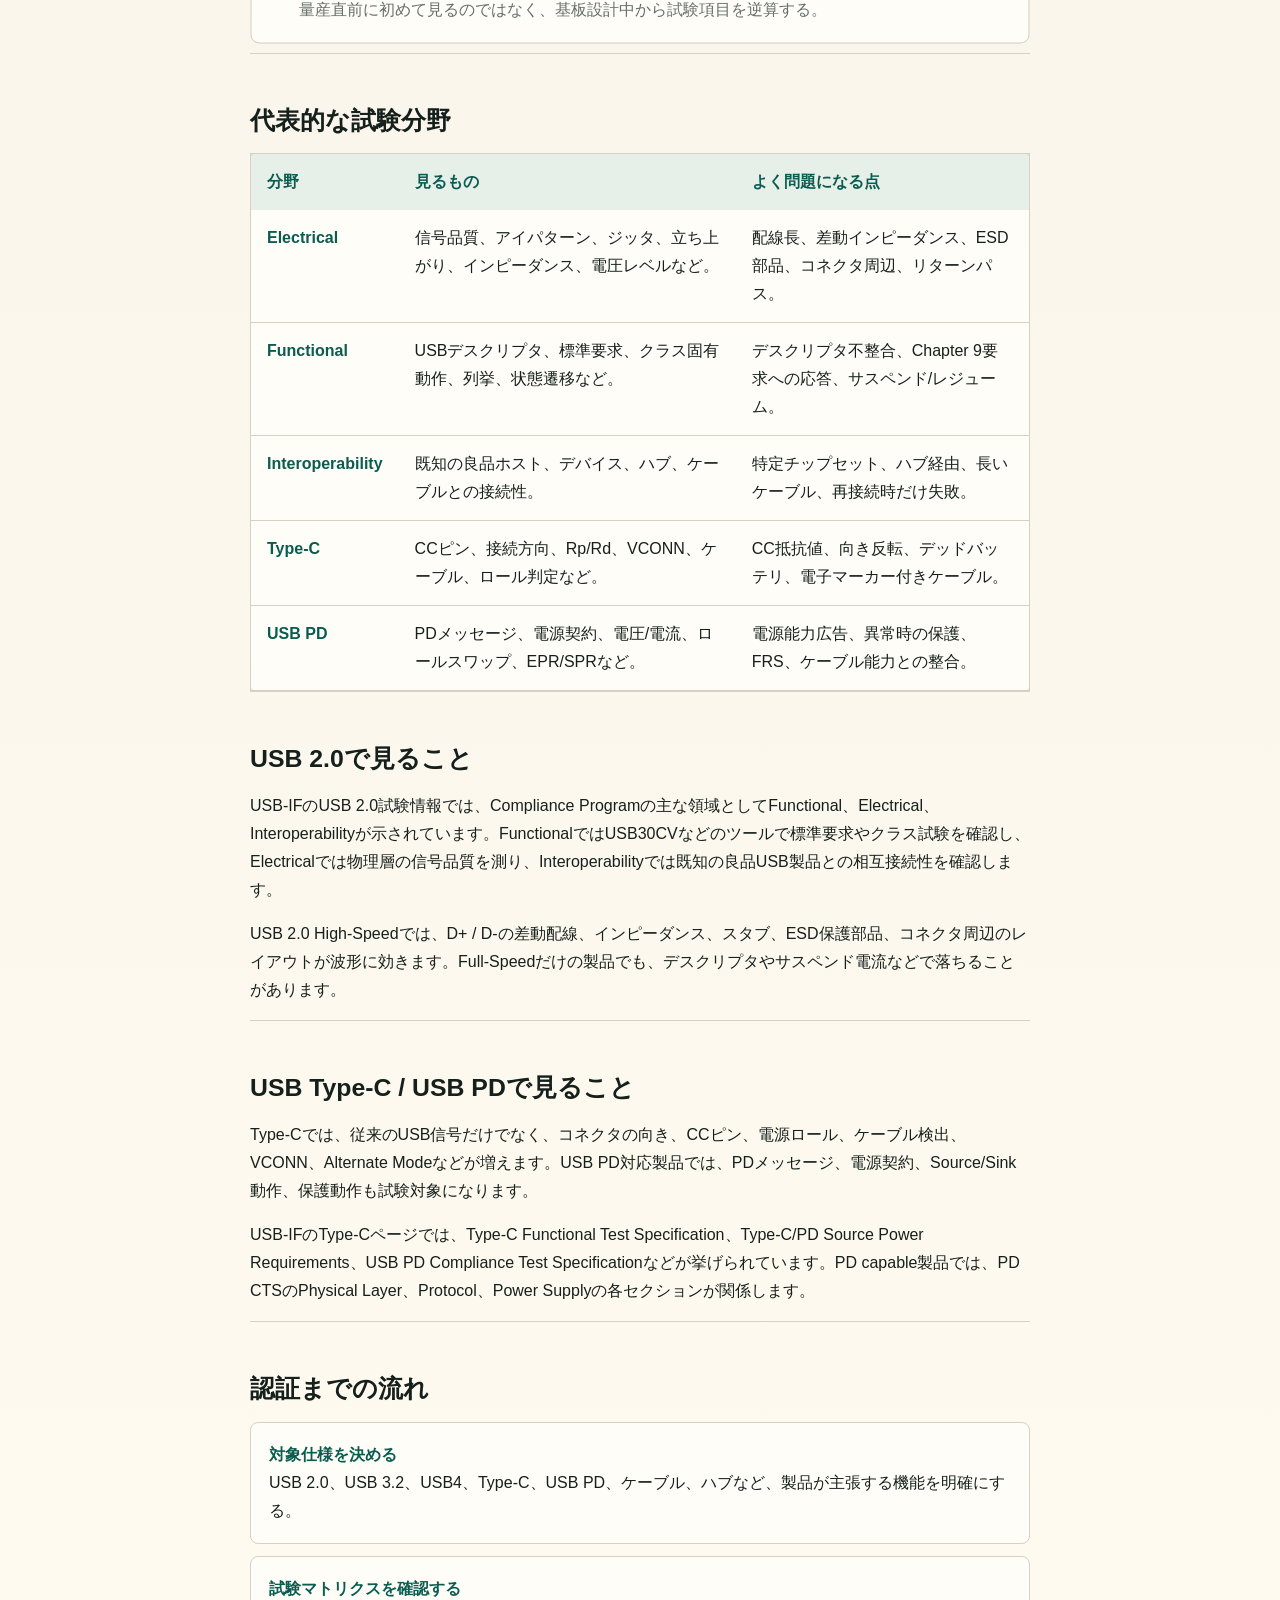
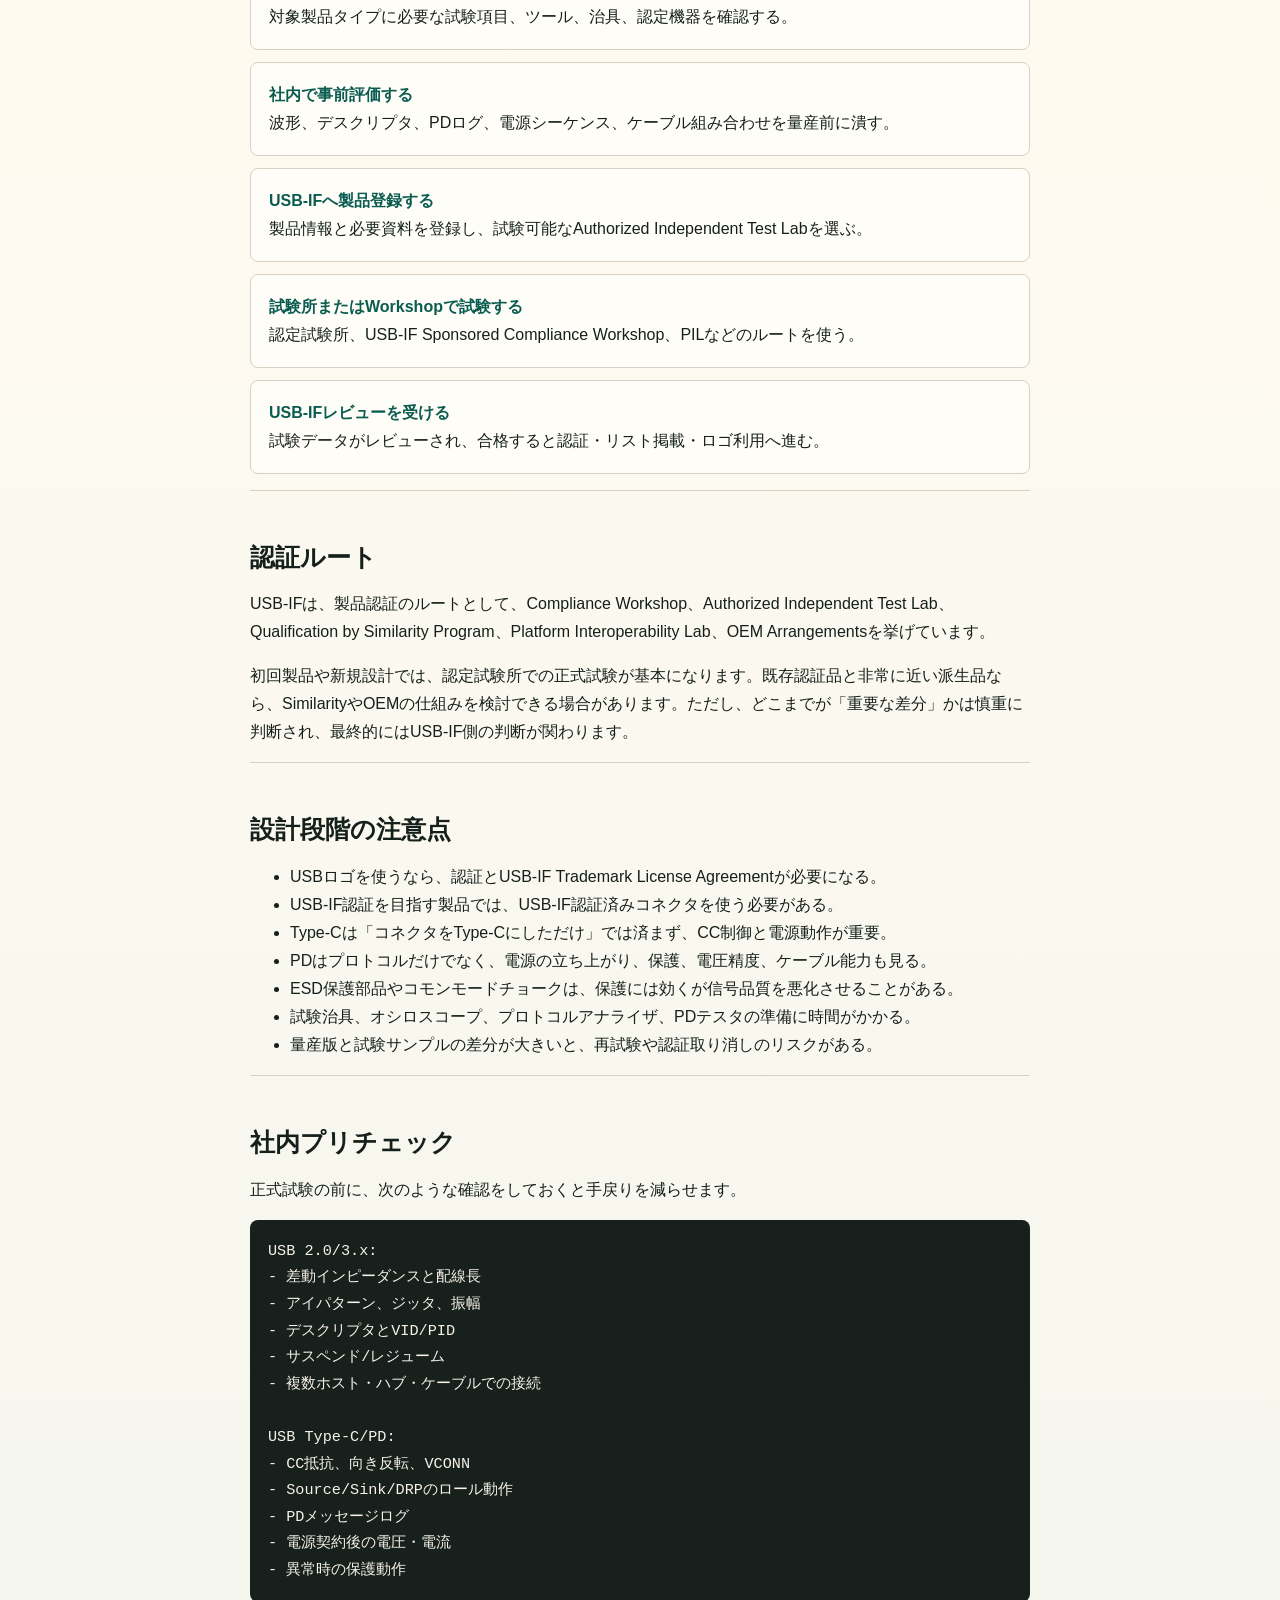
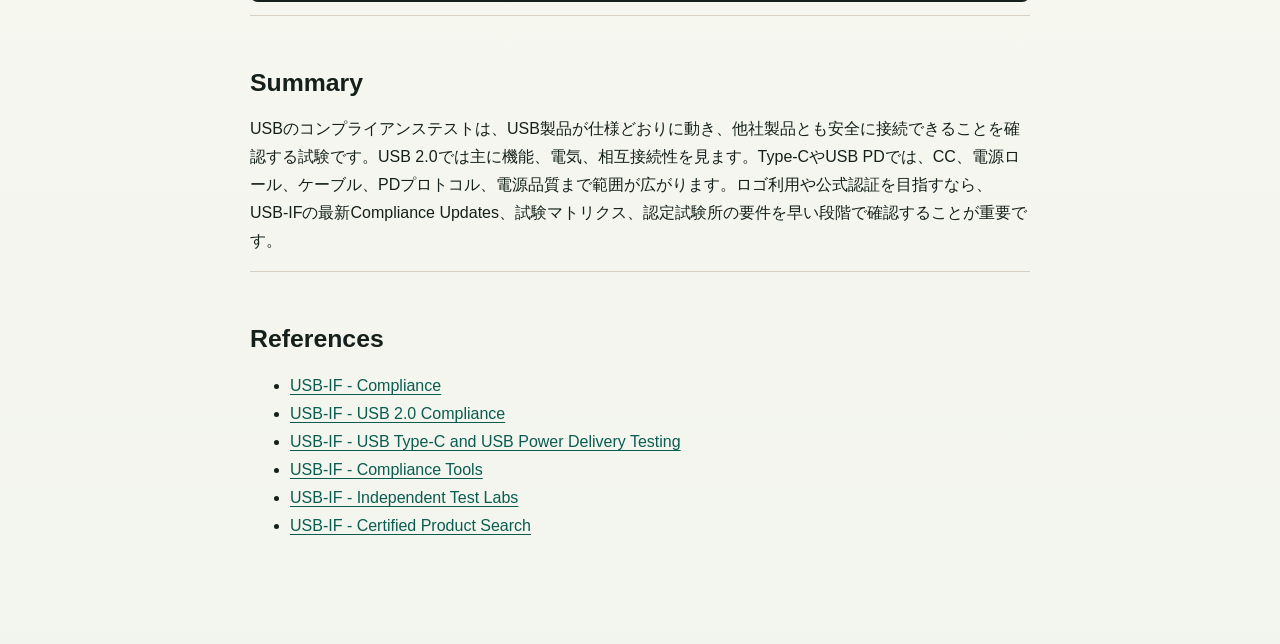
<file: compliance/usb-compliance-test/index.html>
<!doctype html>
<html lang="ja">
  <head>
    <meta charset="utf-8">
    <meta name="viewport" content="width=device-width, initial-scale=1">
    <title>USBのコンプライアンステストとは何か - Instant Question Notes</title>
    <meta name="description" content="USBのコンプライアンステストを、USB-IF認証、電気試験、機能試験、相互接続性試験、Type-C/USB PDの観点から整理する">
    <link rel="stylesheet" href="../../styles/site.css">
  </head>
  <body>
    <header class="site-header compact">
      <div class="container">
        <p class="eyebrow"><a href="../../">Instant Question Notes</a> / Compliance</p>
        <h1>USBのコンプライアンステストとは何か</h1>
        <p class="lead">USB製品が仕様どおり動き、他社製品とも安全に接続できるかを確認する試験。</p>
      </div>
    </header>

    <main class="container article">
      <p class="note-meta">Created: 2026-06-13</p>

      <section>
        <h2>Overview</h2>
        <p>USBのコンプライアンステストは、USB製品がUSB仕様に沿って実装されているかを確認する試験です。単に「PCにつながった」だけではなく、電気的な波形、プロトコル、デスクリプタ、電源、コネクタ、ケーブル、相互接続性などを確認します。</p>
        <p>USB-IFのCompliance Programでは、実製品で適合性を測るために複数の試験仕様とTest ID、つまりTIDを使います。合格した製品はUSB-IF認証品として扱われ、Integrators Listへの掲載やUSB-IFロゴ利用につながります。</p>
      </section>

      <section>
        <h2>何のためにやるか</h2>
        <ul>
          <li>他社のホスト、デバイス、ハブ、ケーブルと安定して接続するため。</li>
          <li>信号品質が規格範囲に入り、通信エラーや認識不良を減らすため。</li>
          <li>Type-CやUSB PDで、電源供給・ロール切替・ケーブル判定を安全に行うため。</li>
          <li>USB-IFロゴを製品やパッケージで使うため。</li>
          <li>量産後に「特定PCだけ認識しない」「特定ケーブルだけ充電できない」といった問題を減らすため。</li>
        </ul>
      </section>

      <section>
        <h2>全体像</h2>
        <svg viewBox="0 0 760 340" role="img" aria-labelledby="usb-test-title usb-test-desc" width="100%">
          <title id="usb-test-title">USBコンプライアンステストの全体像</title>
          <desc id="usb-test-desc">設計、事前評価、登録、認定試験所での試験、USB-IFレビュー、認証の流れ</desc>
          <rect x="1" y="1" width="758" height="338" rx="8" fill="#fffdf7" stroke="#d8d0c2"></rect>
          <g fill="#f5f1e8" stroke="#15201c" stroke-width="3">
            <rect x="42" y="92" width="104" height="78" rx="8"></rect>
            <rect x="176" y="92" width="104" height="78" rx="8"></rect>
            <rect x="310" y="92" width="104" height="78" rx="8"></rect>
            <rect x="444" y="92" width="104" height="78" rx="8"></rect>
            <rect x="578" y="92" width="134" height="78" rx="8"></rect>
          </g>
          <g fill="#15201c" font-size="15" font-family="sans-serif" text-anchor="middle">
            <text x="94" y="122">設計</text>
            <text x="94" y="146">仕様確認</text>
            <text x="228" y="122">事前評価</text>
            <text x="228" y="146">波形/機能</text>
            <text x="362" y="122">登録</text>
            <text x="362" y="146">製品情報</text>
            <text x="496" y="122">試験</text>
            <text x="496" y="146">ITL/WS</text>
            <text x="645" y="122">USB-IF</text>
            <text x="645" y="146">レビュー/認証</text>
          </g>
          <g stroke="#0f7b68" stroke-width="4" fill="none" stroke-linecap="round" stroke-linejoin="round">
            <path d="M150 132 H169"></path>
            <path d="M162 122 L172 132 L162 142"></path>
            <path d="M284 132 H303"></path>
            <path d="M296 122 L306 132 L296 142"></path>
            <path d="M418 132 H437"></path>
            <path d="M430 122 L440 132 L430 142"></path>
            <path d="M552 132 H571"></path>
            <path d="M564 122 L574 132 L564 142"></path>
          </g>
          <rect x="104" y="224" width="552" height="56" rx="8" fill="#ffffff" stroke="#0f7b68" stroke-width="3"></rect>
          <text x="380" y="258" fill="#0a5c50" font-size="17" font-family="sans-serif" text-anchor="middle">電気試験 + 機能試験 + 相互接続性試験 + Type-C/PD試験</text>
          <text x="48" y="312" fill="#65706b" font-size="16" font-family="sans-serif">量産直前に初めて見るのではなく、基板設計中から試験項目を逆算する。</text>
        </svg>
      </section>

      <section>
        <h2>代表的な試験分野</h2>
        <div class="table-wrap">
          <table>
            <thead>
              <tr>
                <th>分野</th>
                <th>見るもの</th>
                <th>よく問題になる点</th>
              </tr>
            </thead>
            <tbody>
              <tr>
                <th>Electrical</th>
                <td>信号品質、アイパターン、ジッタ、立ち上がり、インピーダンス、電圧レベルなど。</td>
                <td>配線長、差動インピーダンス、ESD部品、コネクタ周辺、リターンパス。</td>
              </tr>
              <tr>
                <th>Functional</th>
                <td>USBデスクリプタ、標準要求、クラス固有動作、列挙、状態遷移など。</td>
                <td>デスクリプタ不整合、Chapter 9要求への応答、サスペンド/レジューム。</td>
              </tr>
              <tr>
                <th>Interoperability</th>
                <td>既知の良品ホスト、デバイス、ハブ、ケーブルとの接続性。</td>
                <td>特定チップセット、ハブ経由、長いケーブル、再接続時だけ失敗。</td>
              </tr>
              <tr>
                <th>Type-C</th>
                <td>CCピン、接続方向、Rp/Rd、VCONN、ケーブル、ロール判定など。</td>
                <td>CC抵抗値、向き反転、デッドバッテリ、電子マーカー付きケーブル。</td>
              </tr>
              <tr>
                <th>USB PD</th>
                <td>PDメッセージ、電源契約、電圧/電流、ロールスワップ、EPR/SPRなど。</td>
                <td>電源能力広告、異常時の保護、FRS、ケーブル能力との整合。</td>
              </tr>
            </tbody>
          </table>
        </div>
      </section>

      <section>
        <h2>USB 2.0で見ること</h2>
        <p>USB-IFのUSB 2.0試験情報では、Compliance Programの主な領域としてFunctional、Electrical、Interoperabilityが示されています。FunctionalではUSB30CVなどのツールで標準要求やクラス試験を確認し、Electricalでは物理層の信号品質を測り、Interoperabilityでは既知の良品USB製品との相互接続性を確認します。</p>
        <p>USB 2.0 High-Speedでは、D+ / D-の差動配線、インピーダンス、スタブ、ESD保護部品、コネクタ周辺のレイアウトが波形に効きます。Full-Speedだけの製品でも、デスクリプタやサスペンド電流などで落ちることがあります。</p>
      </section>

      <section>
        <h2>USB Type-C / USB PDで見ること</h2>
        <p>Type-Cでは、従来のUSB信号だけでなく、コネクタの向き、CCピン、電源ロール、ケーブル検出、VCONN、Alternate Modeなどが増えます。USB PD対応製品では、PDメッセージ、電源契約、Source/Sink動作、保護動作も試験対象になります。</p>
        <p>USB-IFのType-Cページでは、Type-C Functional Test Specification、Type-C/PD Source Power Requirements、USB PD Compliance Test Specificationなどが挙げられています。PD capable製品では、PD CTSのPhysical Layer、Protocol、Power Supplyの各セクションが関係します。</p>
      </section>

      <section>
        <h2>認証までの流れ</h2>
        <ol class="steps">
          <li><span>対象仕様を決める</span>USB 2.0、USB 3.2、USB4、Type-C、USB PD、ケーブル、ハブなど、製品が主張する機能を明確にする。</li>
          <li><span>試験マトリクスを確認する</span>対象製品タイプに必要な試験項目、ツール、治具、認定機器を確認する。</li>
          <li><span>社内で事前評価する</span>波形、デスクリプタ、PDログ、電源シーケンス、ケーブル組み合わせを量産前に潰す。</li>
          <li><span>USB-IFへ製品登録する</span>製品情報と必要資料を登録し、試験可能なAuthorized Independent Test Labを選ぶ。</li>
          <li><span>試験所またはWorkshopで試験する</span>認定試験所、USB-IF Sponsored Compliance Workshop、PILなどのルートを使う。</li>
          <li><span>USB-IFレビューを受ける</span>試験データがレビューされ、合格すると認証・リスト掲載・ロゴ利用へ進む。</li>
        </ol>
      </section>

      <section>
        <h2>認証ルート</h2>
        <p>USB-IFは、製品認証のルートとして、Compliance Workshop、Authorized Independent Test Lab、Qualification by Similarity Program、Platform Interoperability Lab、OEM Arrangementsを挙げています。</p>
        <p>初回製品や新規設計では、認定試験所での正式試験が基本になります。既存認証品と非常に近い派生品なら、SimilarityやOEMの仕組みを検討できる場合があります。ただし、どこまでが「重要な差分」かは慎重に判断され、最終的にはUSB-IF側の判断が関わります。</p>
      </section>

      <section>
        <h2>設計段階の注意点</h2>
        <ul>
          <li>USBロゴを使うなら、認証とUSB-IF Trademark License Agreementが必要になる。</li>
          <li>USB-IF認証を目指す製品では、USB-IF認証済みコネクタを使う必要がある。</li>
          <li>Type-Cは「コネクタをType-Cにしただけ」では済まず、CC制御と電源動作が重要。</li>
          <li>PDはプロトコルだけでなく、電源の立ち上がり、保護、電圧精度、ケーブル能力も見る。</li>
          <li>ESD保護部品やコモンモードチョークは、保護には効くが信号品質を悪化させることがある。</li>
          <li>試験治具、オシロスコープ、プロトコルアナライザ、PDテスタの準備に時間がかかる。</li>
          <li>量産版と試験サンプルの差分が大きいと、再試験や認証取り消しのリスクがある。</li>
        </ul>
      </section>

      <section>
        <h2>社内プリチェック</h2>
        <p>正式試験の前に、次のような確認をしておくと手戻りを減らせます。</p>
        <pre><code>USB 2.0/3.x:
- 差動インピーダンスと配線長
- アイパターン、ジッタ、振幅
- デスクリプタとVID/PID
- サスペンド/レジューム
- 複数ホスト・ハブ・ケーブルでの接続

USB Type-C/PD:
- CC抵抗、向き反転、VCONN
- Source/Sink/DRPのロール動作
- PDメッセージログ
- 電源契約後の電圧・電流
- 異常時の保護動作</code></pre>
      </section>

      <section>
        <h2>Summary</h2>
        <p>USBのコンプライアンステストは、USB製品が仕様どおりに動き、他社製品とも安全に接続できることを確認する試験です。USB 2.0では主に機能、電気、相互接続性を見ます。Type-CやUSB PDでは、CC、電源ロール、ケーブル、PDプロトコル、電源品質まで範囲が広がります。ロゴ利用や公式認証を目指すなら、USB-IFの最新Compliance Updates、試験マトリクス、認定試験所の要件を早い段階で確認することが重要です。</p>
      </section>

      <section>
        <h2>References</h2>
        <ul>
          <li><a href="https://www.usb.org/compliance">USB-IF - Compliance</a></li>
          <li><a href="https://www.usb.org/usb2">USB-IF - USB 2.0 Compliance</a></li>
          <li><a href="https://www.usb.org/usbc">USB-IF - USB Type-C and USB Power Delivery Testing</a></li>
          <li><a href="https://www.usb.org/compliancetools">USB-IF - Compliance Tools</a></li>
          <li><a href="https://www.usb.org/labs">USB-IF - Independent Test Labs</a></li>
          <li><a href="https://www.usb.org/products">USB-IF - Certified Product Search</a></li>
        </ul>
      </section>
    </main>
  </body>
</html>
</file>
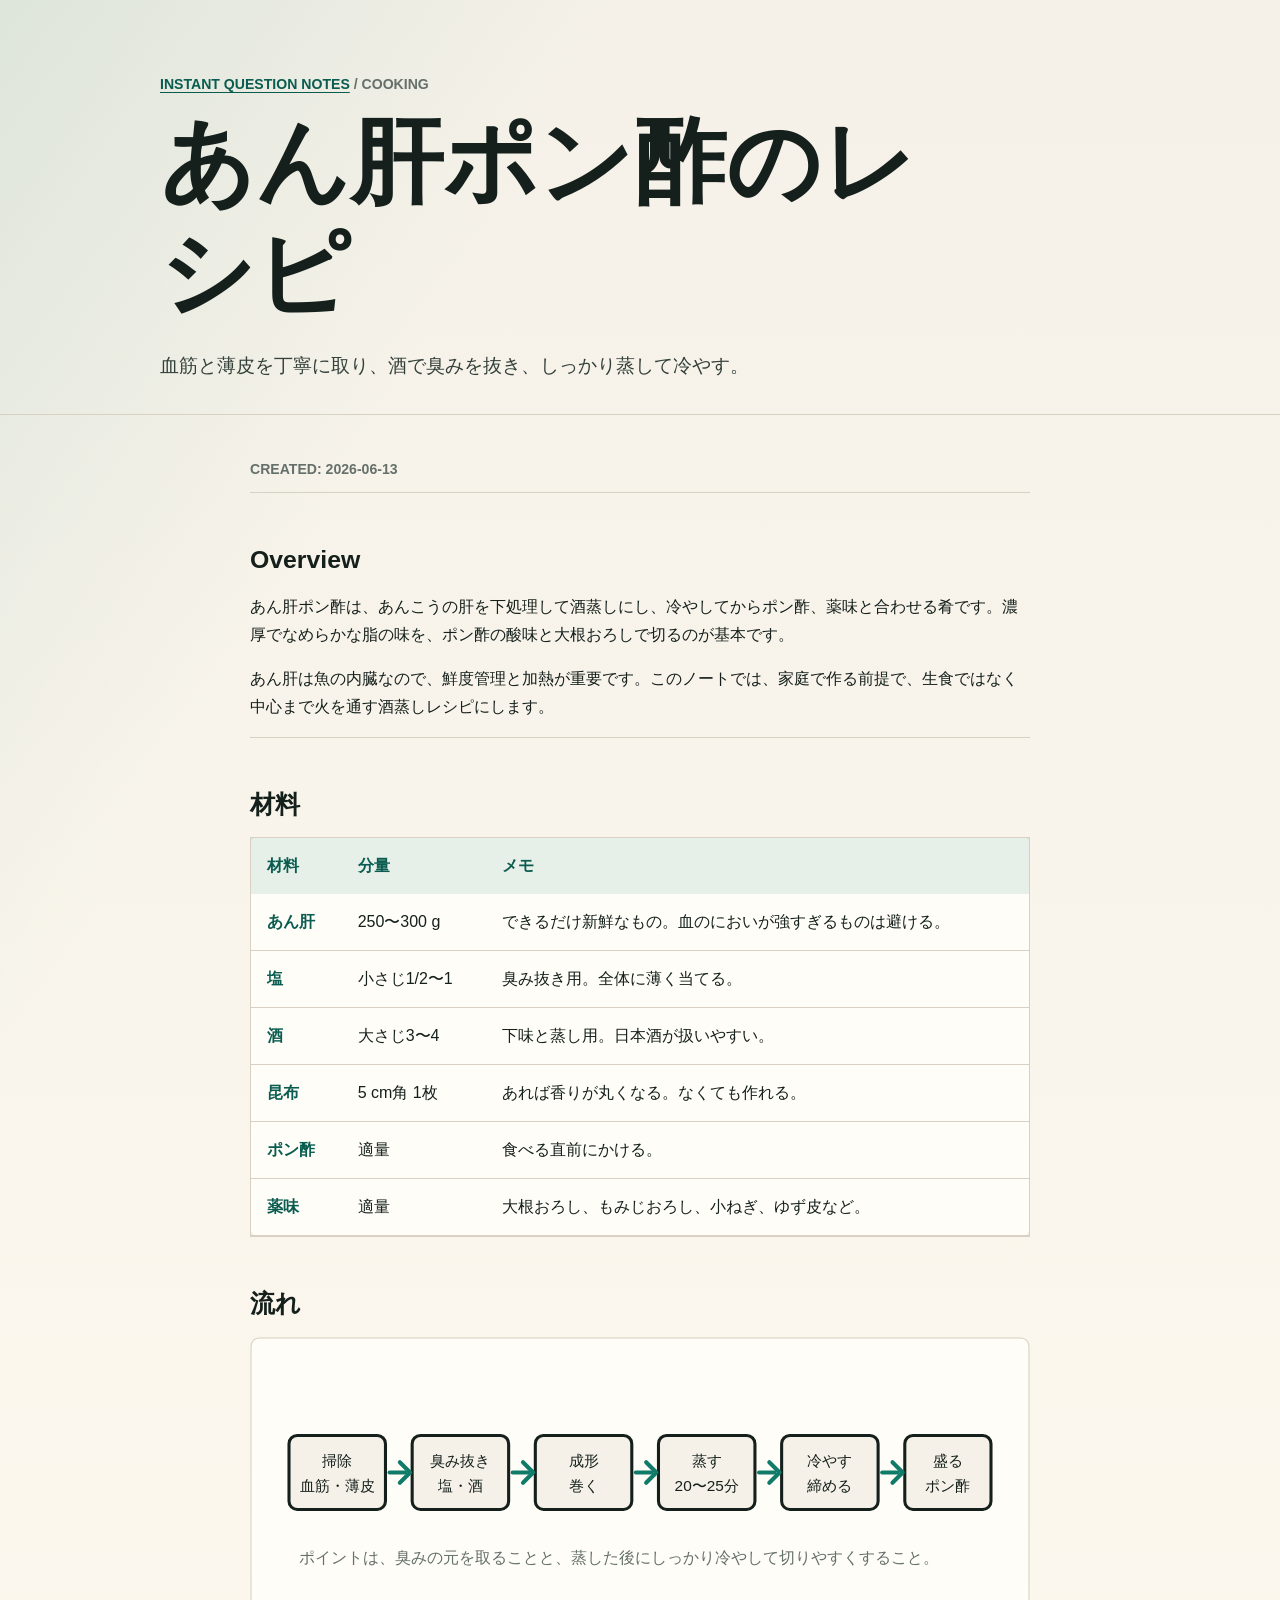
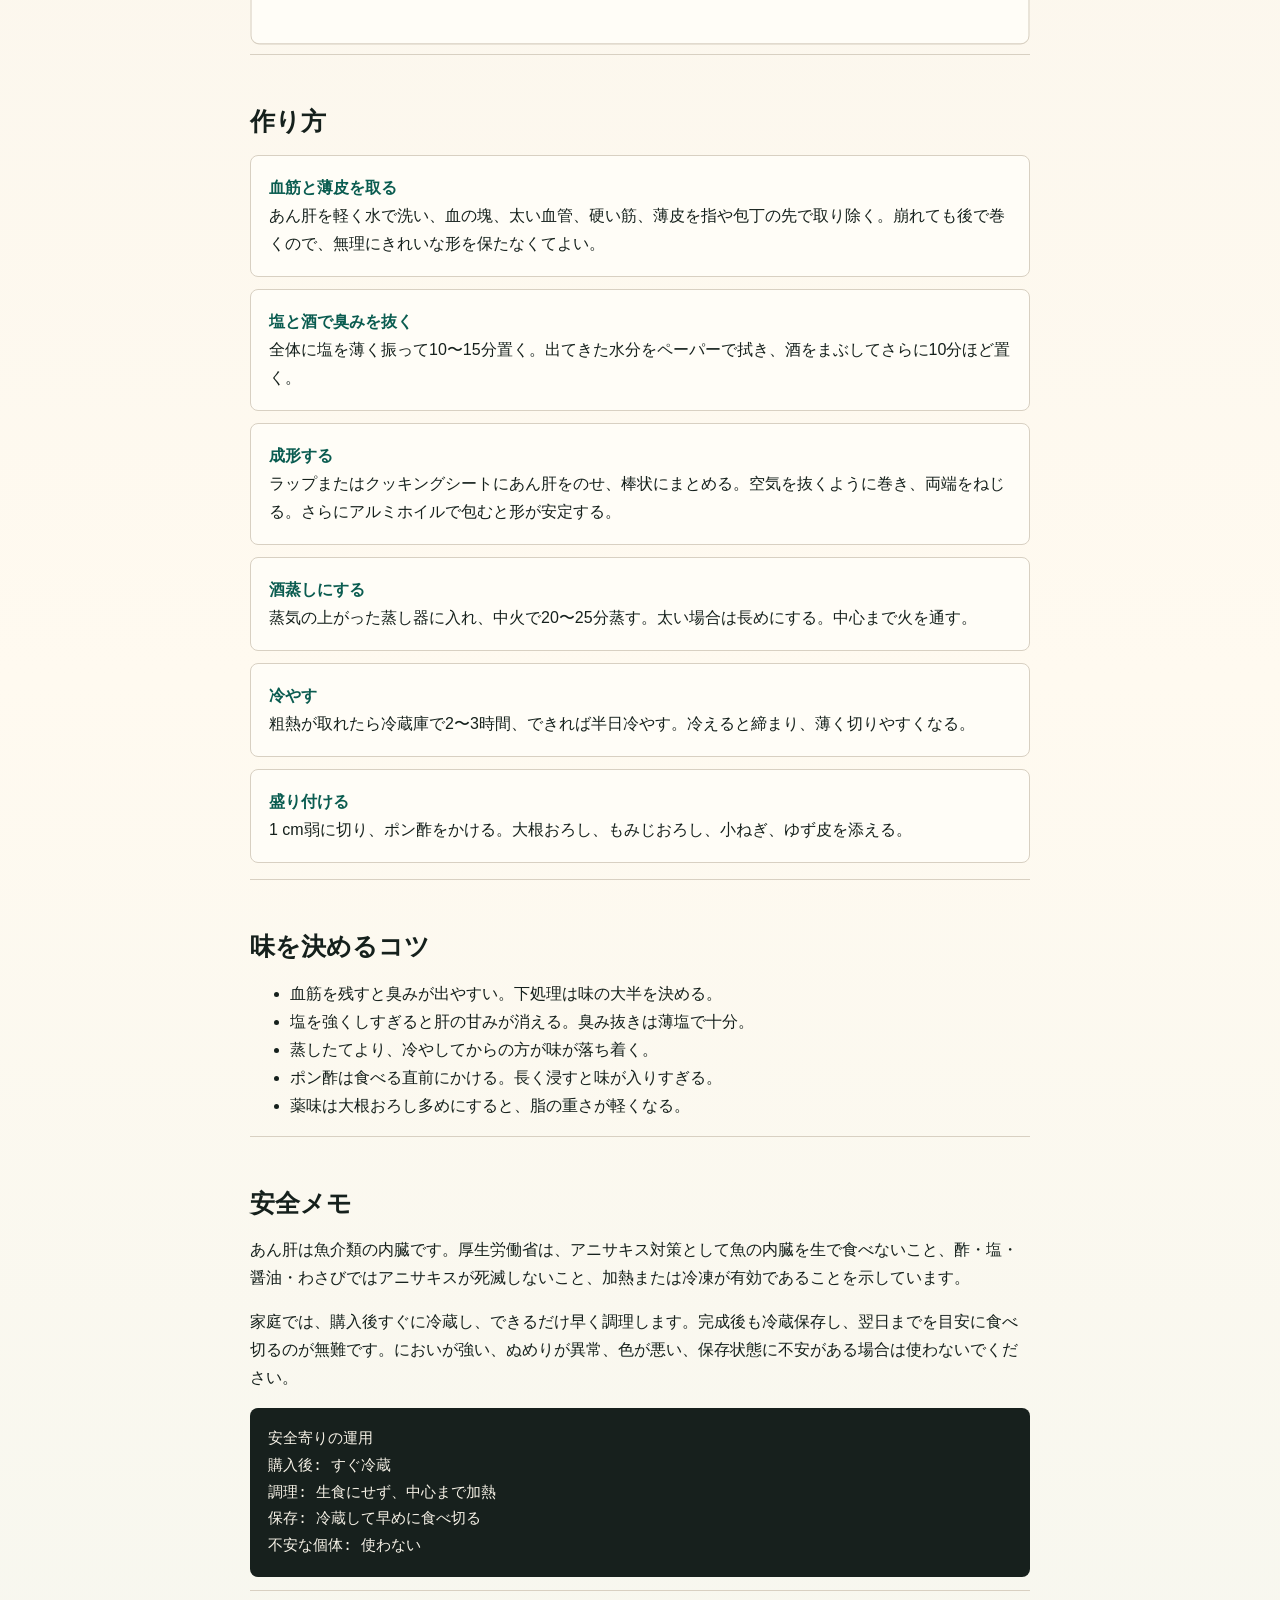
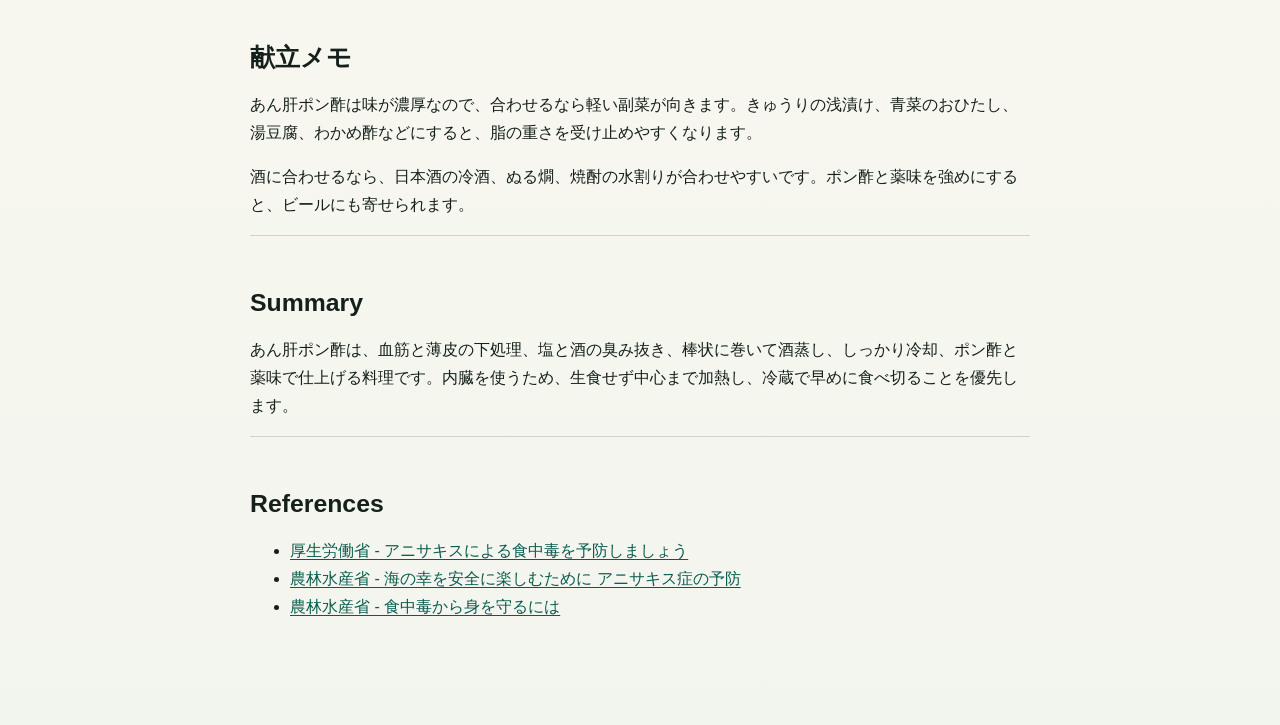
<file: cooking/ankimo-ponzu/index.html>
<!doctype html>
<html lang="ja">
  <head>
    <meta charset="utf-8">
    <meta name="viewport" content="width=device-width, initial-scale=1">
    <title>あん肝ポン酢のレシピ - Instant Question Notes</title>
    <meta name="description" content="あん肝ポン酢の作り方を、下処理、酒蒸し、冷やし方、盛り付け、食の安全メモつきで整理する">
    <link rel="stylesheet" href="../../styles/site.css">
  </head>
  <body>
    <header class="site-header compact">
      <div class="container">
        <p class="eyebrow"><a href="../../">Instant Question Notes</a> / Cooking</p>
        <h1>あん肝ポン酢のレシピ</h1>
        <p class="lead">血筋と薄皮を丁寧に取り、酒で臭みを抜き、しっかり蒸して冷やす。</p>
      </div>
    </header>

    <main class="container article">
      <p class="note-meta">Created: 2026-06-13</p>

      <section>
        <h2>Overview</h2>
        <p>あん肝ポン酢は、あんこうの肝を下処理して酒蒸しにし、冷やしてからポン酢、薬味と合わせる肴です。濃厚でなめらかな脂の味を、ポン酢の酸味と大根おろしで切るのが基本です。</p>
        <p>あん肝は魚の内臓なので、鮮度管理と加熱が重要です。このノートでは、家庭で作る前提で、生食ではなく中心まで火を通す酒蒸しレシピにします。</p>
      </section>

      <section>
        <h2>材料</h2>
        <div class="table-wrap">
          <table>
            <thead>
              <tr>
                <th>材料</th>
                <th>分量</th>
                <th>メモ</th>
              </tr>
            </thead>
            <tbody>
              <tr>
                <th>あん肝</th>
                <td>250〜300 g</td>
                <td>できるだけ新鮮なもの。血のにおいが強すぎるものは避ける。</td>
              </tr>
              <tr>
                <th>塩</th>
                <td>小さじ1/2〜1</td>
                <td>臭み抜き用。全体に薄く当てる。</td>
              </tr>
              <tr>
                <th>酒</th>
                <td>大さじ3〜4</td>
                <td>下味と蒸し用。日本酒が扱いやすい。</td>
              </tr>
              <tr>
                <th>昆布</th>
                <td>5 cm角 1枚</td>
                <td>あれば香りが丸くなる。なくても作れる。</td>
              </tr>
              <tr>
                <th>ポン酢</th>
                <td>適量</td>
                <td>食べる直前にかける。</td>
              </tr>
              <tr>
                <th>薬味</th>
                <td>適量</td>
                <td>大根おろし、もみじおろし、小ねぎ、ゆず皮など。</td>
              </tr>
            </tbody>
          </table>
        </div>
      </section>

      <section>
        <h2>流れ</h2>
        <svg viewBox="0 0 760 300" role="img" aria-labelledby="ankimo-title ankimo-desc" width="100%">
          <title id="ankimo-title">あん肝ポン酢を作る流れ</title>
          <desc id="ankimo-desc">下処理、酒で臭み抜き、成形、蒸し、冷却、盛り付けの順に進める</desc>
          <rect x="1" y="1" width="758" height="298" rx="8" fill="#fffdf7" stroke="#d8d0c2"></rect>
          <g fill="#f5f1e8" stroke="#15201c" stroke-width="3">
            <rect x="38" y="96" width="94" height="72" rx="8"></rect>
            <rect x="158" y="96" width="94" height="72" rx="8"></rect>
            <rect x="278" y="96" width="94" height="72" rx="8"></rect>
            <rect x="398" y="96" width="94" height="72" rx="8"></rect>
            <rect x="518" y="96" width="94" height="72" rx="8"></rect>
            <rect x="638" y="96" width="84" height="72" rx="8"></rect>
          </g>
          <g fill="#15201c" font-size="15" font-family="sans-serif" text-anchor="middle">
            <text x="85" y="126">掃除</text>
            <text x="85" y="150">血筋・薄皮</text>
            <text x="205" y="126">臭み抜き</text>
            <text x="205" y="150">塩・酒</text>
            <text x="325" y="126">成形</text>
            <text x="325" y="150">巻く</text>
            <text x="445" y="126">蒸す</text>
            <text x="445" y="150">20〜25分</text>
            <text x="565" y="126">冷やす</text>
            <text x="565" y="150">締める</text>
            <text x="680" y="126">盛る</text>
            <text x="680" y="150">ポン酢</text>
          </g>
          <g stroke="#0f7b68" stroke-width="4" fill="none" stroke-linecap="round" stroke-linejoin="round">
            <path d="M136 132 H151"></path>
            <path d="M146 122 L156 132 L146 142"></path>
            <path d="M256 132 H271"></path>
            <path d="M266 122 L276 132 L266 142"></path>
            <path d="M376 132 H391"></path>
            <path d="M386 122 L396 132 L386 142"></path>
            <path d="M496 132 H511"></path>
            <path d="M506 122 L516 132 L506 142"></path>
            <path d="M616 132 H631"></path>
            <path d="M626 122 L636 132 L626 142"></path>
          </g>
          <text x="48" y="220" fill="#65706b" font-size="16" font-family="sans-serif">ポイントは、臭みの元を取ることと、蒸した後にしっかり冷やして切りやすくすること。</text>
        </svg>
      </section>

      <section>
        <h2>作り方</h2>
        <ol class="steps">
          <li><span>血筋と薄皮を取る</span>あん肝を軽く水で洗い、血の塊、太い血管、硬い筋、薄皮を指や包丁の先で取り除く。崩れても後で巻くので、無理にきれいな形を保たなくてよい。</li>
          <li><span>塩と酒で臭みを抜く</span>全体に塩を薄く振って10〜15分置く。出てきた水分をペーパーで拭き、酒をまぶしてさらに10分ほど置く。</li>
          <li><span>成形する</span>ラップまたはクッキングシートにあん肝をのせ、棒状にまとめる。空気を抜くように巻き、両端をねじる。さらにアルミホイルで包むと形が安定する。</li>
          <li><span>酒蒸しにする</span>蒸気の上がった蒸し器に入れ、中火で20〜25分蒸す。太い場合は長めにする。中心まで火を通す。</li>
          <li><span>冷やす</span>粗熱が取れたら冷蔵庫で2〜3時間、できれば半日冷やす。冷えると締まり、薄く切りやすくなる。</li>
          <li><span>盛り付ける</span>1 cm弱に切り、ポン酢をかける。大根おろし、もみじおろし、小ねぎ、ゆず皮を添える。</li>
        </ol>
      </section>

      <section>
        <h2>味を決めるコツ</h2>
        <ul>
          <li>血筋を残すと臭みが出やすい。下処理は味の大半を決める。</li>
          <li>塩を強くしすぎると肝の甘みが消える。臭み抜きは薄塩で十分。</li>
          <li>蒸したてより、冷やしてからの方が味が落ち着く。</li>
          <li>ポン酢は食べる直前にかける。長く浸すと味が入りすぎる。</li>
          <li>薬味は大根おろし多めにすると、脂の重さが軽くなる。</li>
        </ul>
      </section>

      <section>
        <h2>安全メモ</h2>
        <p>あん肝は魚介類の内臓です。厚生労働省は、アニサキス対策として魚の内臓を生で食べないこと、酢・塩・醤油・わさびではアニサキスが死滅しないこと、加熱または冷凍が有効であることを示しています。</p>
        <p>家庭では、購入後すぐに冷蔵し、できるだけ早く調理します。完成後も冷蔵保存し、翌日までを目安に食べ切るのが無難です。においが強い、ぬめりが異常、色が悪い、保存状態に不安がある場合は使わないでください。</p>
        <pre><code>安全寄りの運用
購入後: すぐ冷蔵
調理: 生食にせず、中心まで加熱
保存: 冷蔵して早めに食べ切る
不安な個体: 使わない</code></pre>
      </section>

      <section>
        <h2>献立メモ</h2>
        <p>あん肝ポン酢は味が濃厚なので、合わせるなら軽い副菜が向きます。きゅうりの浅漬け、青菜のおひたし、湯豆腐、わかめ酢などにすると、脂の重さを受け止めやすくなります。</p>
        <p>酒に合わせるなら、日本酒の冷酒、ぬる燗、焼酎の水割りが合わせやすいです。ポン酢と薬味を強めにすると、ビールにも寄せられます。</p>
      </section>

      <section>
        <h2>Summary</h2>
        <p>あん肝ポン酢は、血筋と薄皮の下処理、塩と酒の臭み抜き、棒状に巻いて酒蒸し、しっかり冷却、ポン酢と薬味で仕上げる料理です。内臓を使うため、生食せず中心まで加熱し、冷蔵で早めに食べ切ることを優先します。</p>
      </section>

      <section>
        <h2>References</h2>
        <ul>
          <li><a href="https://www.mhlw.go.jp/stf/seisakunitsuite/bunya/0000042953.html">厚生労働省 - アニサキスによる食中毒を予防しましょう</a></li>
          <li><a href="https://www.maff.go.jp/j/syouan/seisaku/foodpoisoning/f_encyclopedia/anisakis.html">農林水産省 - 海の幸を安全に楽しむために アニサキス症の予防</a></li>
          <li><a href="https://www.maff.go.jp/j/syouan/seisaku/foodpoisoning/index.html">農林水産省 - 食中毒から身を守るには</a></li>
        </ul>
      </section>
    </main>
  </body>
</html>
</file>
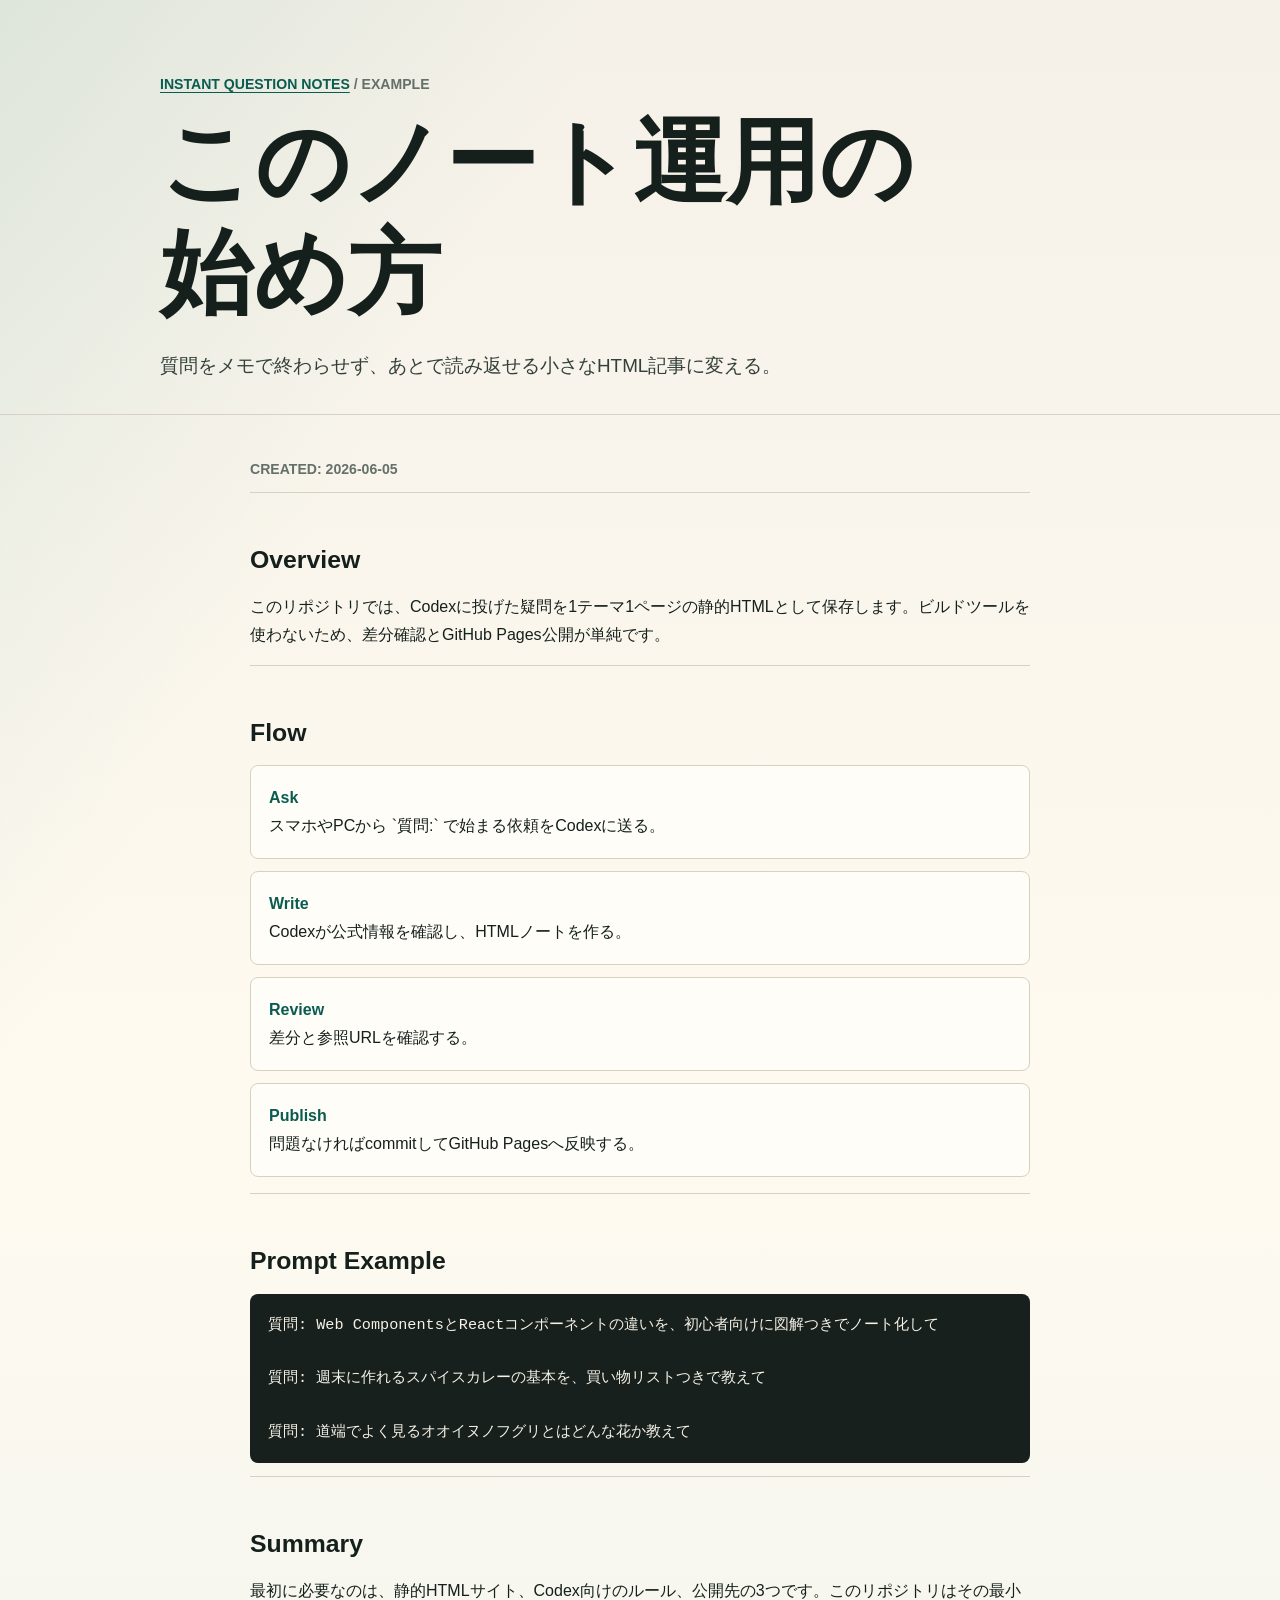
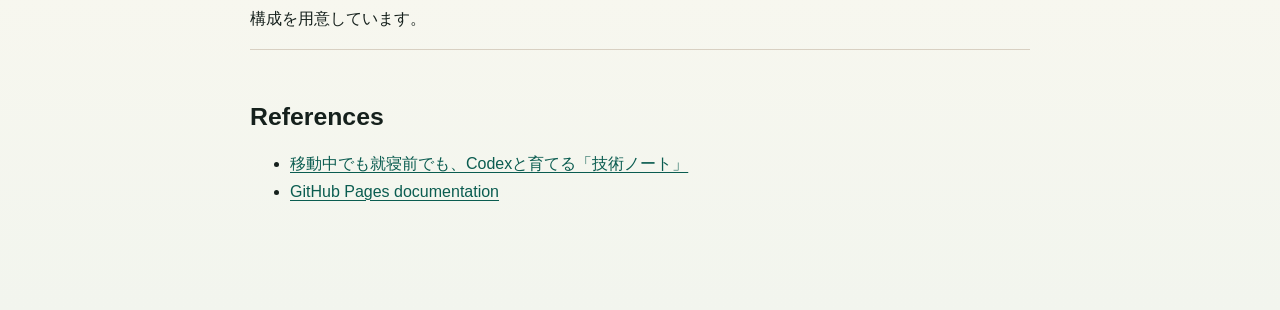
<file: examples/first-note/index.html>
<!doctype html>
<html lang="ja">
  <head>
    <meta charset="utf-8">
    <meta name="viewport" content="width=device-width, initial-scale=1">
    <title>このノート運用の始め方 - Instant Question Notes</title>
    <meta name="description" content="Codexで疑問をHTMLノート化する運用の基本">
    <link rel="stylesheet" href="../../styles/site.css">
  </head>
  <body>
    <header class="site-header compact">
      <div class="container">
        <p class="eyebrow"><a href="../../">Instant Question Notes</a> / Example</p>
        <h1>このノート運用の始め方</h1>
        <p class="lead">質問をメモで終わらせず、あとで読み返せる小さなHTML記事に変える。</p>
      </div>
    </header>

    <main class="container article">
      <p class="note-meta">Created: 2026-06-05</p>

      <section>
        <h2>Overview</h2>
        <p>このリポジトリでは、Codexに投げた疑問を1テーマ1ページの静的HTMLとして保存します。ビルドツールを使わないため、差分確認とGitHub Pages公開が単純です。</p>
      </section>

      <section>
        <h2>Flow</h2>
        <ol class="steps">
          <li><span>Ask</span>スマホやPCから `質問:` で始まる依頼をCodexに送る。</li>
          <li><span>Write</span>Codexが公式情報を確認し、HTMLノートを作る。</li>
          <li><span>Review</span>差分と参照URLを確認する。</li>
          <li><span>Publish</span>問題なければcommitしてGitHub Pagesへ反映する。</li>
        </ol>
      </section>

      <section>
        <h2>Prompt Example</h2>
        <pre><code>質問: Web ComponentsとReactコンポーネントの違いを、初心者向けに図解つきでノート化して

質問: 週末に作れるスパイスカレーの基本を、買い物リストつきで教えて

質問: 道端でよく見るオオイヌノフグリとはどんな花か教えて</code></pre>
      </section>

      <section>
        <h2>Summary</h2>
        <p>最初に必要なのは、静的HTMLサイト、Codex向けのルール、公開先の3つです。このリポジトリはその最小構成を用意しています。</p>
      </section>

      <section>
        <h2>References</h2>
        <ul>
          <li><a href="https://zenn.dev/ttaniguchi/articles/instant-question-html-notes">移動中でも就寝前でも、Codexと育てる「技術ノート」</a></li>
          <li><a href="https://docs.github.com/pages">GitHub Pages documentation</a></li>
        </ul>
      </section>
    </main>
  </body>
</html>
</file>
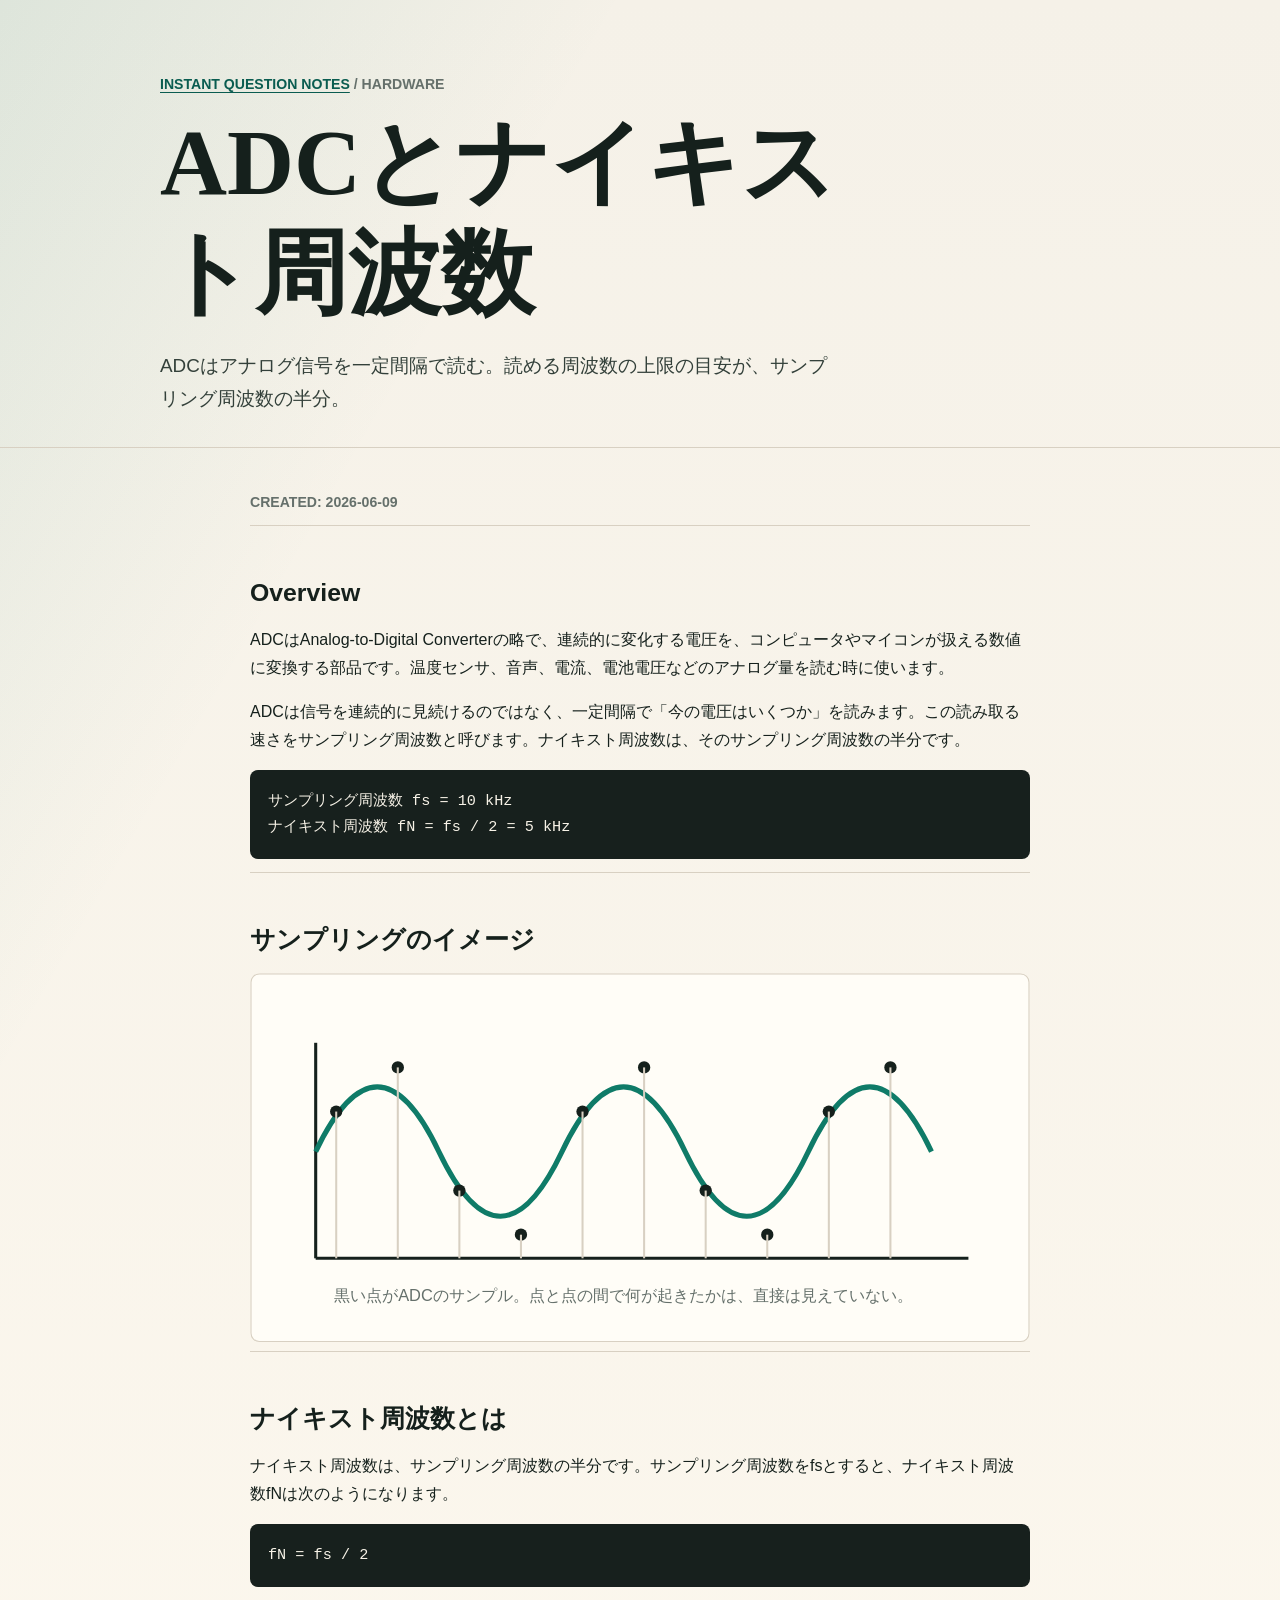
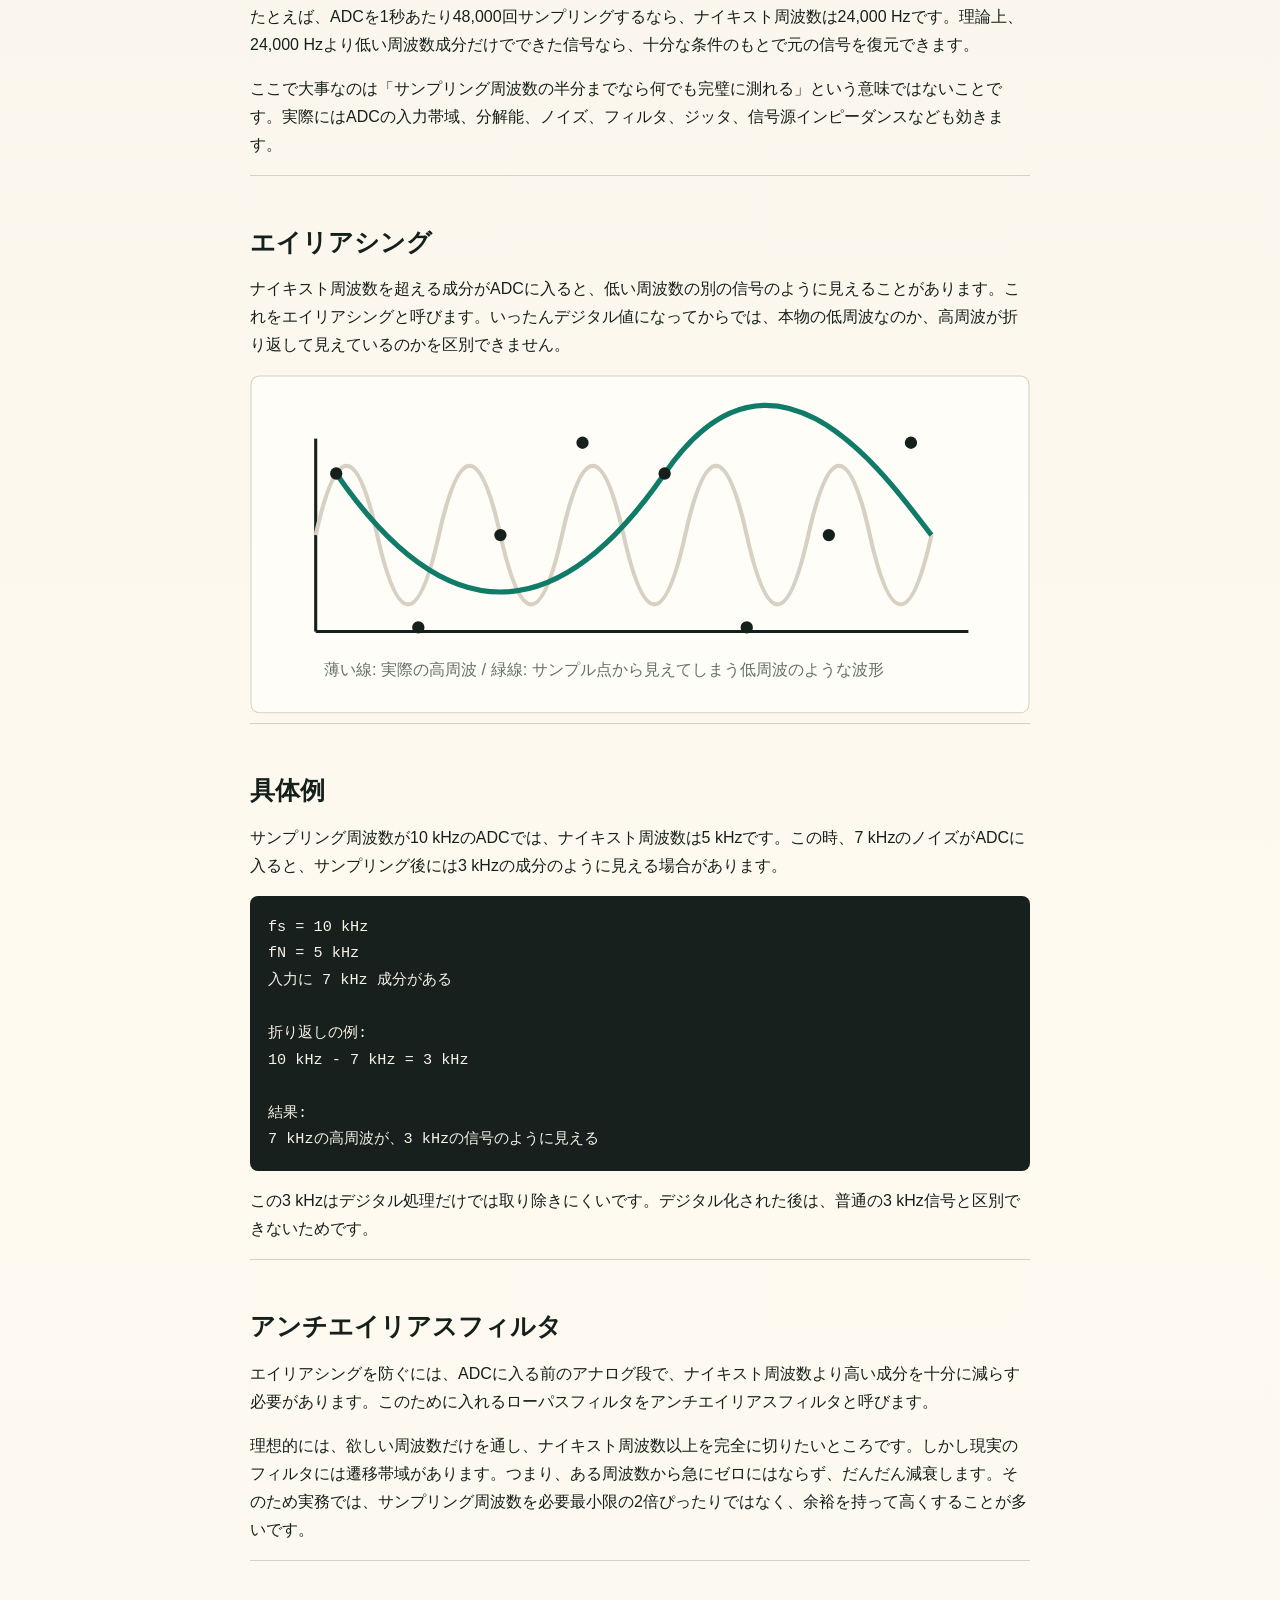
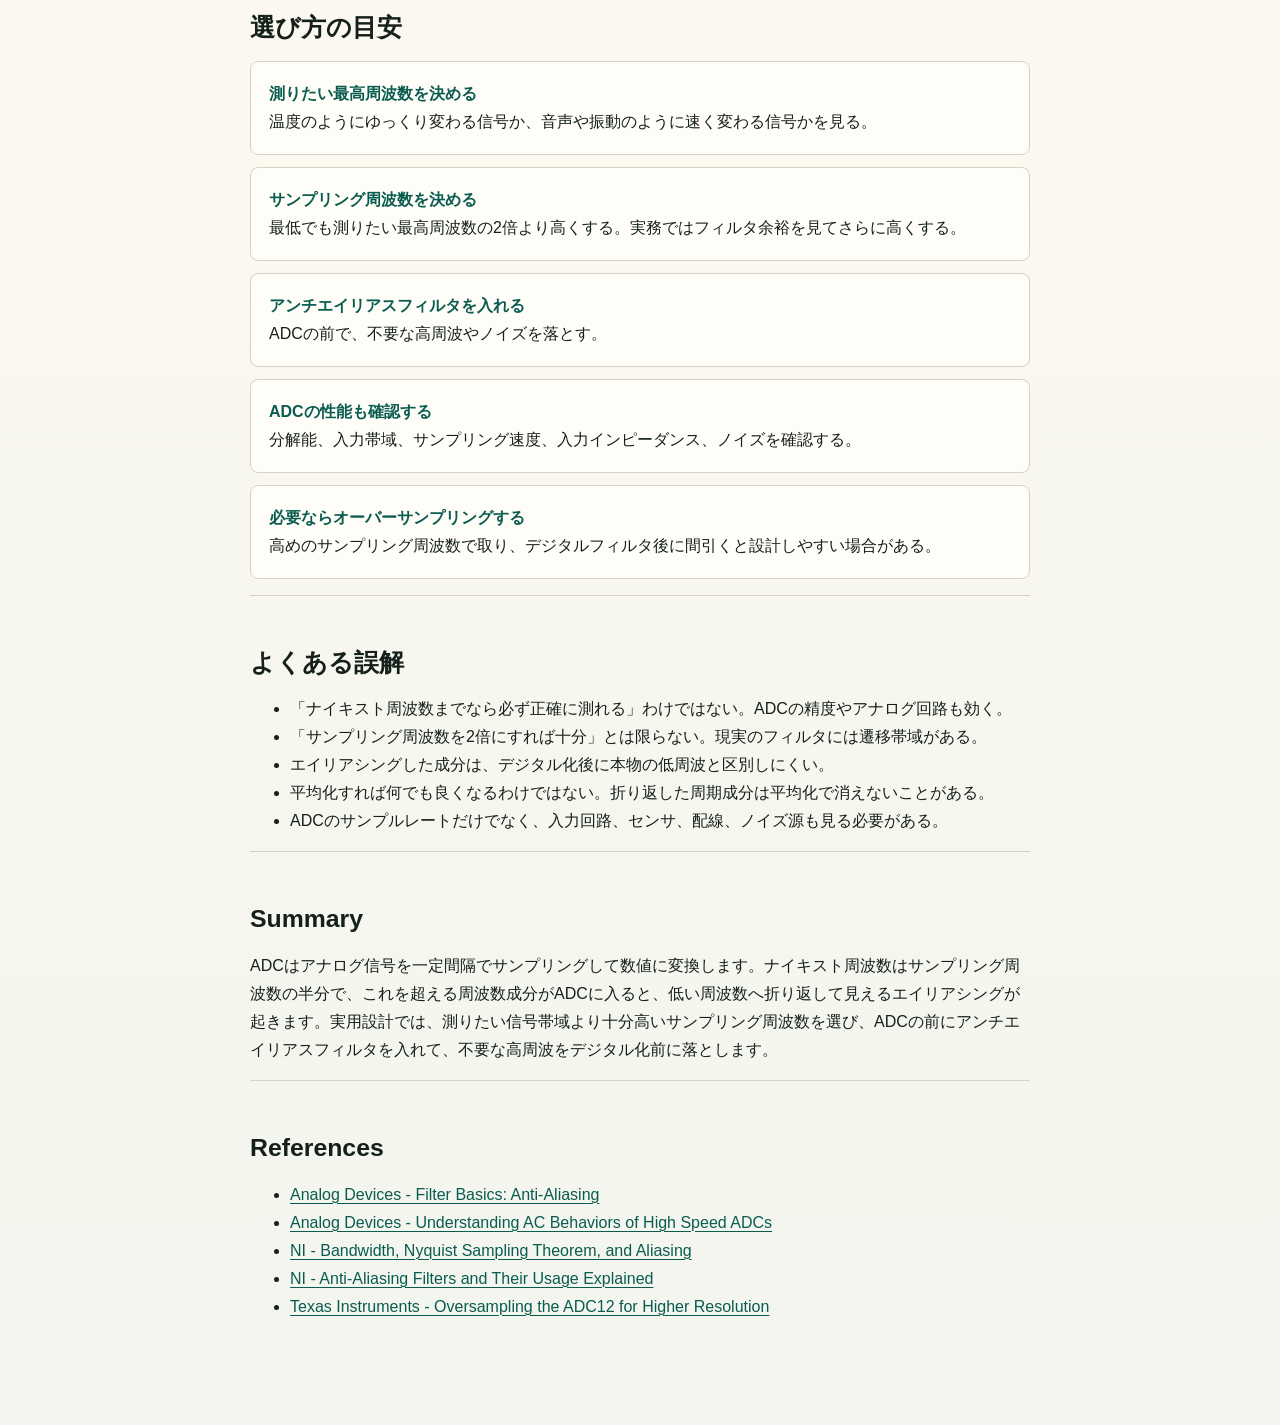
<file: hardware/adc-nyquist-frequency/index.html>
<!doctype html>
<html lang="ja">
  <head>
    <meta charset="utf-8">
    <meta name="viewport" content="width=device-width, initial-scale=1">
    <title>ADCとナイキスト周波数 - Instant Question Notes</title>
    <meta name="description" content="ADCとナイキスト周波数を、サンプリング、エイリアシング、アンチエイリアスフィルタから初学者向けに整理する">
    <link rel="stylesheet" href="../../styles/site.css">
  </head>
  <body>
    <header class="site-header compact">
      <div class="container">
        <p class="eyebrow"><a href="../../">Instant Question Notes</a> / Hardware</p>
        <h1>ADCとナイキスト周波数</h1>
        <p class="lead">ADCはアナログ信号を一定間隔で読む。読める周波数の上限の目安が、サンプリング周波数の半分。</p>
      </div>
    </header>

    <main class="container article">
      <p class="note-meta">Created: 2026-06-09</p>

      <section>
        <h2>Overview</h2>
        <p>ADCはAnalog-to-Digital Converterの略で、連続的に変化する電圧を、コンピュータやマイコンが扱える数値に変換する部品です。温度センサ、音声、電流、電池電圧などのアナログ量を読む時に使います。</p>
        <p>ADCは信号を連続的に見続けるのではなく、一定間隔で「今の電圧はいくつか」を読みます。この読み取る速さをサンプリング周波数と呼びます。ナイキスト周波数は、そのサンプリング周波数の半分です。</p>
        <pre><code>サンプリング周波数 fs = 10 kHz
ナイキスト周波数 fN = fs / 2 = 5 kHz</code></pre>
      </section>

      <section>
        <h2>サンプリングのイメージ</h2>
        <svg viewBox="0 0 760 360" role="img" aria-labelledby="sampling-title sampling-desc" width="100%">
          <title id="sampling-title">ADCがアナログ波形を一定間隔でサンプリングする様子</title>
          <desc id="sampling-desc">連続した波形上の点を一定間隔で読み取り、数値列に変換する</desc>
          <rect x="1" y="1" width="758" height="358" rx="8" fill="#fffdf7" stroke="#d8d0c2"></rect>
          <line x1="64" y1="278" x2="700" y2="278" stroke="#15201c" stroke-width="3"></line>
          <line x1="64" y1="68" x2="64" y2="278" stroke="#15201c" stroke-width="3"></line>
          <path d="M64 174 C104 90 144 90 184 174 S264 258 304 174 S384 90 424 174 S504 258 544 174 S624 90 664 174" fill="none" stroke="#0f7b68" stroke-width="5"></path>
          <g fill="#15201c">
            <circle cx="84" cy="135" r="6"></circle>
            <circle cx="144" cy="92" r="6"></circle>
            <circle cx="204" cy="212" r="6"></circle>
            <circle cx="264" cy="255" r="6"></circle>
            <circle cx="324" cy="135" r="6"></circle>
            <circle cx="384" cy="92" r="6"></circle>
            <circle cx="444" cy="212" r="6"></circle>
            <circle cx="504" cy="255" r="6"></circle>
            <circle cx="564" cy="135" r="6"></circle>
            <circle cx="624" cy="92" r="6"></circle>
          </g>
          <g stroke="#d8d0c2" stroke-width="2">
            <line x1="84" y1="135" x2="84" y2="278"></line>
            <line x1="144" y1="92" x2="144" y2="278"></line>
            <line x1="204" y1="212" x2="204" y2="278"></line>
            <line x1="264" y1="255" x2="264" y2="278"></line>
            <line x1="324" y1="135" x2="324" y2="278"></line>
            <line x1="384" y1="92" x2="384" y2="278"></line>
            <line x1="444" y1="212" x2="444" y2="278"></line>
            <line x1="504" y1="255" x2="504" y2="278"></line>
            <line x1="564" y1="135" x2="564" y2="278"></line>
            <line x1="624" y1="92" x2="624" y2="278"></line>
          </g>
          <text x="82" y="320" fill="#65706b" font-size="16" font-family="sans-serif">黒い点がADCのサンプル。点と点の間で何が起きたかは、直接は見えていない。</text>
        </svg>
      </section>

      <section>
        <h2>ナイキスト周波数とは</h2>
        <p>ナイキスト周波数は、サンプリング周波数の半分です。サンプリング周波数をfsとすると、ナイキスト周波数fNは次のようになります。</p>
        <pre><code>fN = fs / 2</code></pre>
        <p>たとえば、ADCを1秒あたり48,000回サンプリングするなら、ナイキスト周波数は24,000 Hzです。理論上、24,000 Hzより低い周波数成分だけでできた信号なら、十分な条件のもとで元の信号を復元できます。</p>
        <p>ここで大事なのは「サンプリング周波数の半分までなら何でも完璧に測れる」という意味ではないことです。実際にはADCの入力帯域、分解能、ノイズ、フィルタ、ジッタ、信号源インピーダンスなども効きます。</p>
      </section>

      <section>
        <h2>エイリアシング</h2>
        <p>ナイキスト周波数を超える成分がADCに入ると、低い周波数の別の信号のように見えることがあります。これをエイリアシングと呼びます。いったんデジタル値になってからでは、本物の低周波なのか、高周波が折り返して見えているのかを区別できません。</p>
        <svg viewBox="0 0 760 330" role="img" aria-labelledby="alias-title alias-desc" width="100%">
          <title id="alias-title">ナイキスト周波数を超えた信号が低周波に見える様子</title>
          <desc id="alias-desc">高い周波数の入力がサンプリング後に低い周波数の波形として観測される</desc>
          <rect x="1" y="1" width="758" height="328" rx="8" fill="#fffdf7" stroke="#d8d0c2"></rect>
          <line x1="64" y1="250" x2="700" y2="250" stroke="#15201c" stroke-width="3"></line>
          <line x1="64" y1="62" x2="64" y2="250" stroke="#15201c" stroke-width="3"></line>
          <path d="M64 156 C84 66 104 66 124 156 S164 246 184 156 S224 66 244 156 S284 246 304 156 S344 66 364 156 S404 246 424 156 S464 66 484 156 S524 246 544 156 S584 66 604 156 S644 246 664 156" fill="none" stroke="#d8d0c2" stroke-width="4"></path>
          <path d="M84 96 C190 250 298 250 404 96 S618 96 664 156" fill="none" stroke="#0f7b68" stroke-width="5"></path>
          <g fill="#15201c">
            <circle cx="84" cy="96" r="6"></circle>
            <circle cx="164" cy="246" r="6"></circle>
            <circle cx="244" cy="156" r="6"></circle>
            <circle cx="324" cy="66" r="6"></circle>
            <circle cx="404" cy="96" r="6"></circle>
            <circle cx="484" cy="246" r="6"></circle>
            <circle cx="564" cy="156" r="6"></circle>
            <circle cx="644" cy="66" r="6"></circle>
          </g>
          <text x="72" y="292" fill="#65706b" font-size="16" font-family="sans-serif">薄い線: 実際の高周波 / 緑線: サンプル点から見えてしまう低周波のような波形</text>
        </svg>
      </section>

      <section>
        <h2>具体例</h2>
        <p>サンプリング周波数が10 kHzのADCでは、ナイキスト周波数は5 kHzです。この時、7 kHzのノイズがADCに入ると、サンプリング後には3 kHzの成分のように見える場合があります。</p>
        <pre><code>fs = 10 kHz
fN = 5 kHz
入力に 7 kHz 成分がある

折り返しの例:
10 kHz - 7 kHz = 3 kHz

結果:
7 kHzの高周波が、3 kHzの信号のように見える</code></pre>
        <p>この3 kHzはデジタル処理だけでは取り除きにくいです。デジタル化された後は、普通の3 kHz信号と区別できないためです。</p>
      </section>

      <section>
        <h2>アンチエイリアスフィルタ</h2>
        <p>エイリアシングを防ぐには、ADCに入る前のアナログ段で、ナイキスト周波数より高い成分を十分に減らす必要があります。このために入れるローパスフィルタをアンチエイリアスフィルタと呼びます。</p>
        <p>理想的には、欲しい周波数だけを通し、ナイキスト周波数以上を完全に切りたいところです。しかし現実のフィルタには遷移帯域があります。つまり、ある周波数から急にゼロにはならず、だんだん減衰します。そのため実務では、サンプリング周波数を必要最小限の2倍ぴったりではなく、余裕を持って高くすることが多いです。</p>
      </section>

      <section>
        <h2>選び方の目安</h2>
        <ol class="steps">
          <li><span>測りたい最高周波数を決める</span>温度のようにゆっくり変わる信号か、音声や振動のように速く変わる信号かを見る。</li>
          <li><span>サンプリング周波数を決める</span>最低でも測りたい最高周波数の2倍より高くする。実務ではフィルタ余裕を見てさらに高くする。</li>
          <li><span>アンチエイリアスフィルタを入れる</span>ADCの前で、不要な高周波やノイズを落とす。</li>
          <li><span>ADCの性能も確認する</span>分解能、入力帯域、サンプリング速度、入力インピーダンス、ノイズを確認する。</li>
          <li><span>必要ならオーバーサンプリングする</span>高めのサンプリング周波数で取り、デジタルフィルタ後に間引くと設計しやすい場合がある。</li>
        </ol>
      </section>

      <section>
        <h2>よくある誤解</h2>
        <ul>
          <li>「ナイキスト周波数までなら必ず正確に測れる」わけではない。ADCの精度やアナログ回路も効く。</li>
          <li>「サンプリング周波数を2倍にすれば十分」とは限らない。現実のフィルタには遷移帯域がある。</li>
          <li>エイリアシングした成分は、デジタル化後に本物の低周波と区別しにくい。</li>
          <li>平均化すれば何でも良くなるわけではない。折り返した周期成分は平均化で消えないことがある。</li>
          <li>ADCのサンプルレートだけでなく、入力回路、センサ、配線、ノイズ源も見る必要がある。</li>
        </ul>
      </section>

      <section>
        <h2>Summary</h2>
        <p>ADCはアナログ信号を一定間隔でサンプリングして数値に変換します。ナイキスト周波数はサンプリング周波数の半分で、これを超える周波数成分がADCに入ると、低い周波数へ折り返して見えるエイリアシングが起きます。実用設計では、測りたい信号帯域より十分高いサンプリング周波数を選び、ADCの前にアンチエイリアスフィルタを入れて、不要な高周波をデジタル化前に落とします。</p>
      </section>

      <section>
        <h2>References</h2>
        <ul>
          <li><a href="https://www.analog.com/en/resources/technical-articles/guide-to-antialiasing-filter-basics.html">Analog Devices - Filter Basics: Anti-Aliasing</a></li>
          <li><a href="https://www.analog.com/en/resources/technical-articles/understanding-ac-behaviors-of-high-speed-adcs.html">Analog Devices - Understanding AC Behaviors of High Speed ADCs</a></li>
          <li><a href="https://www.ni.com/en/shop/data-acquisition/measurement-fundamentals/analog-fundamentals/acquiring-an-analog-signal--bandwidth--nyquist-sampling-theorem-.html">NI - Bandwidth, Nyquist Sampling Theorem, and Aliasing</a></li>
          <li><a href="https://www.ni.com/en/shop/data-acquisition/measurement-fundamentals/analog-fundamentals/anti-aliasing-filters-and-their-usage-explained.html">NI - Anti-Aliasing Filters and Their Usage Explained</a></li>
          <li><a href="https://www.ti.com/lit/an/slaa510/slaa510.pdf">Texas Instruments - Oversampling the ADC12 for Higher Resolution</a></li>
        </ul>
      </section>
    </main>
  </body>
</html>
</file>
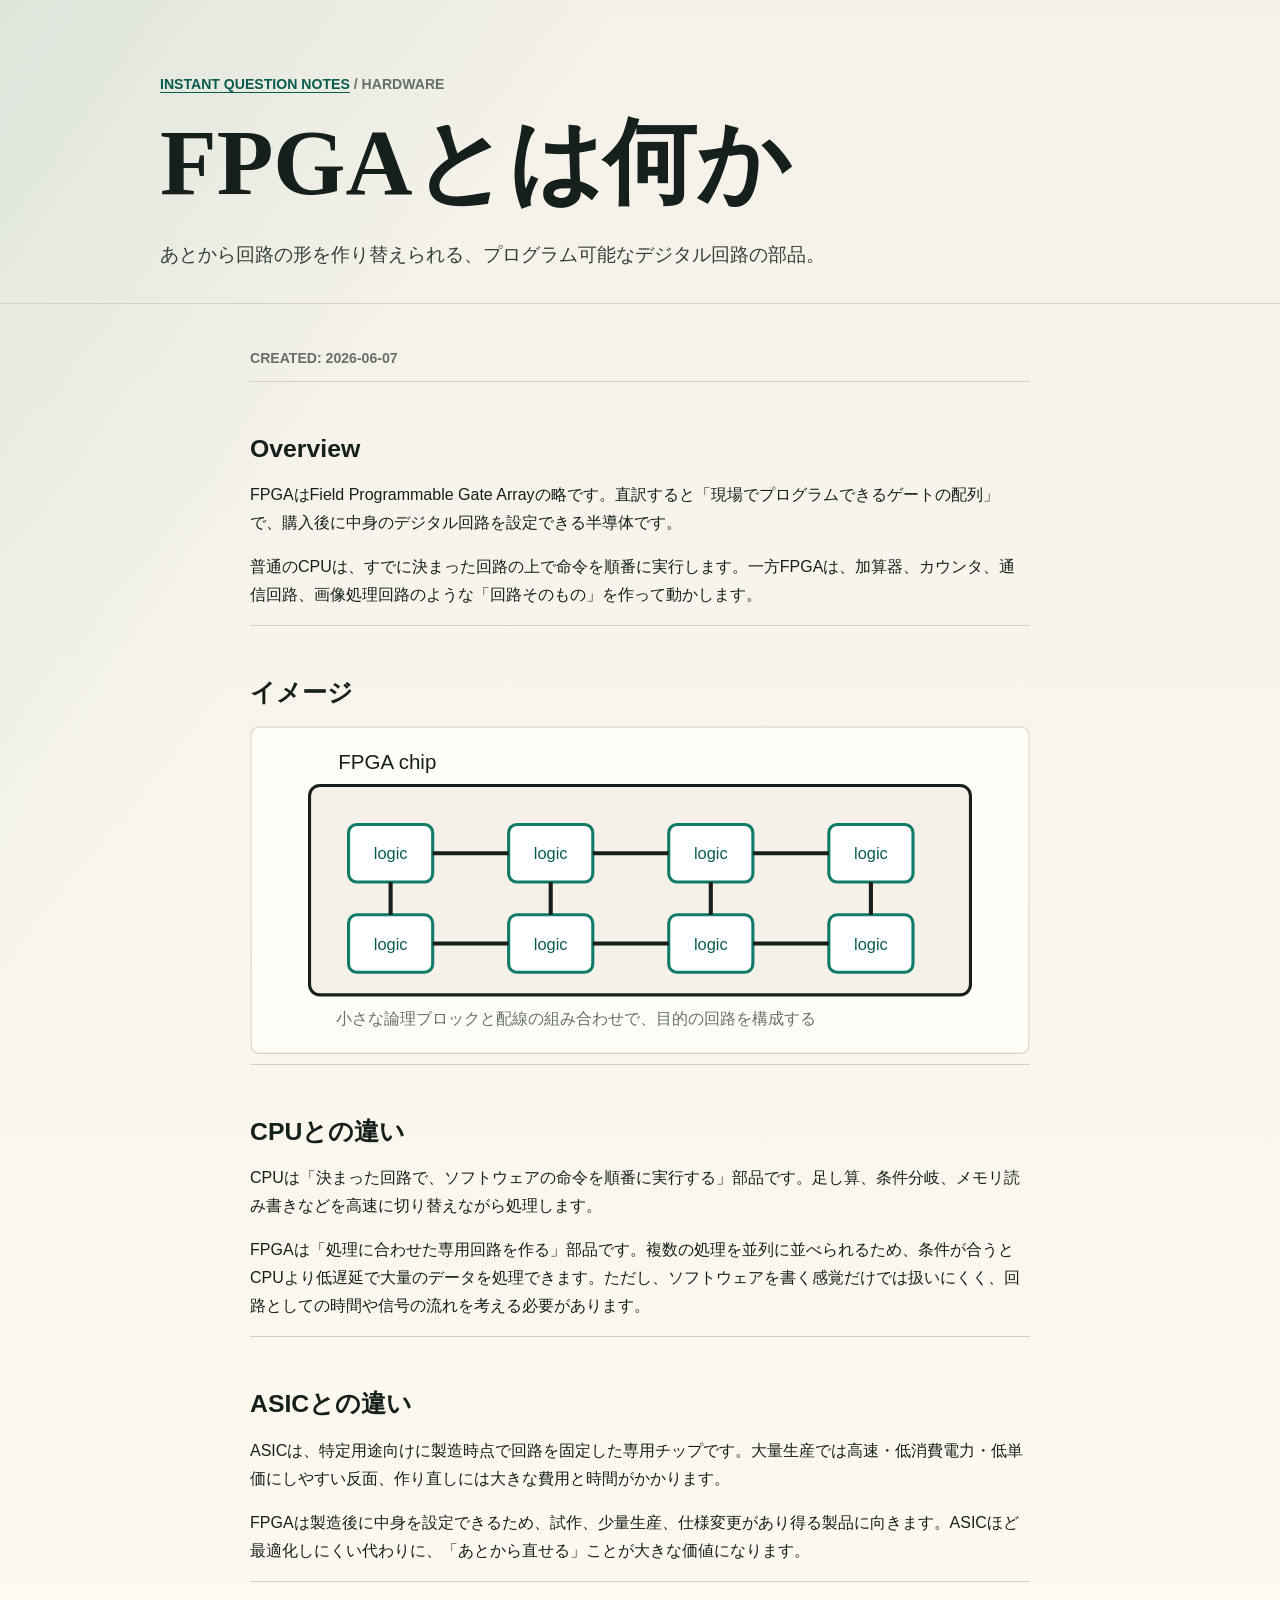
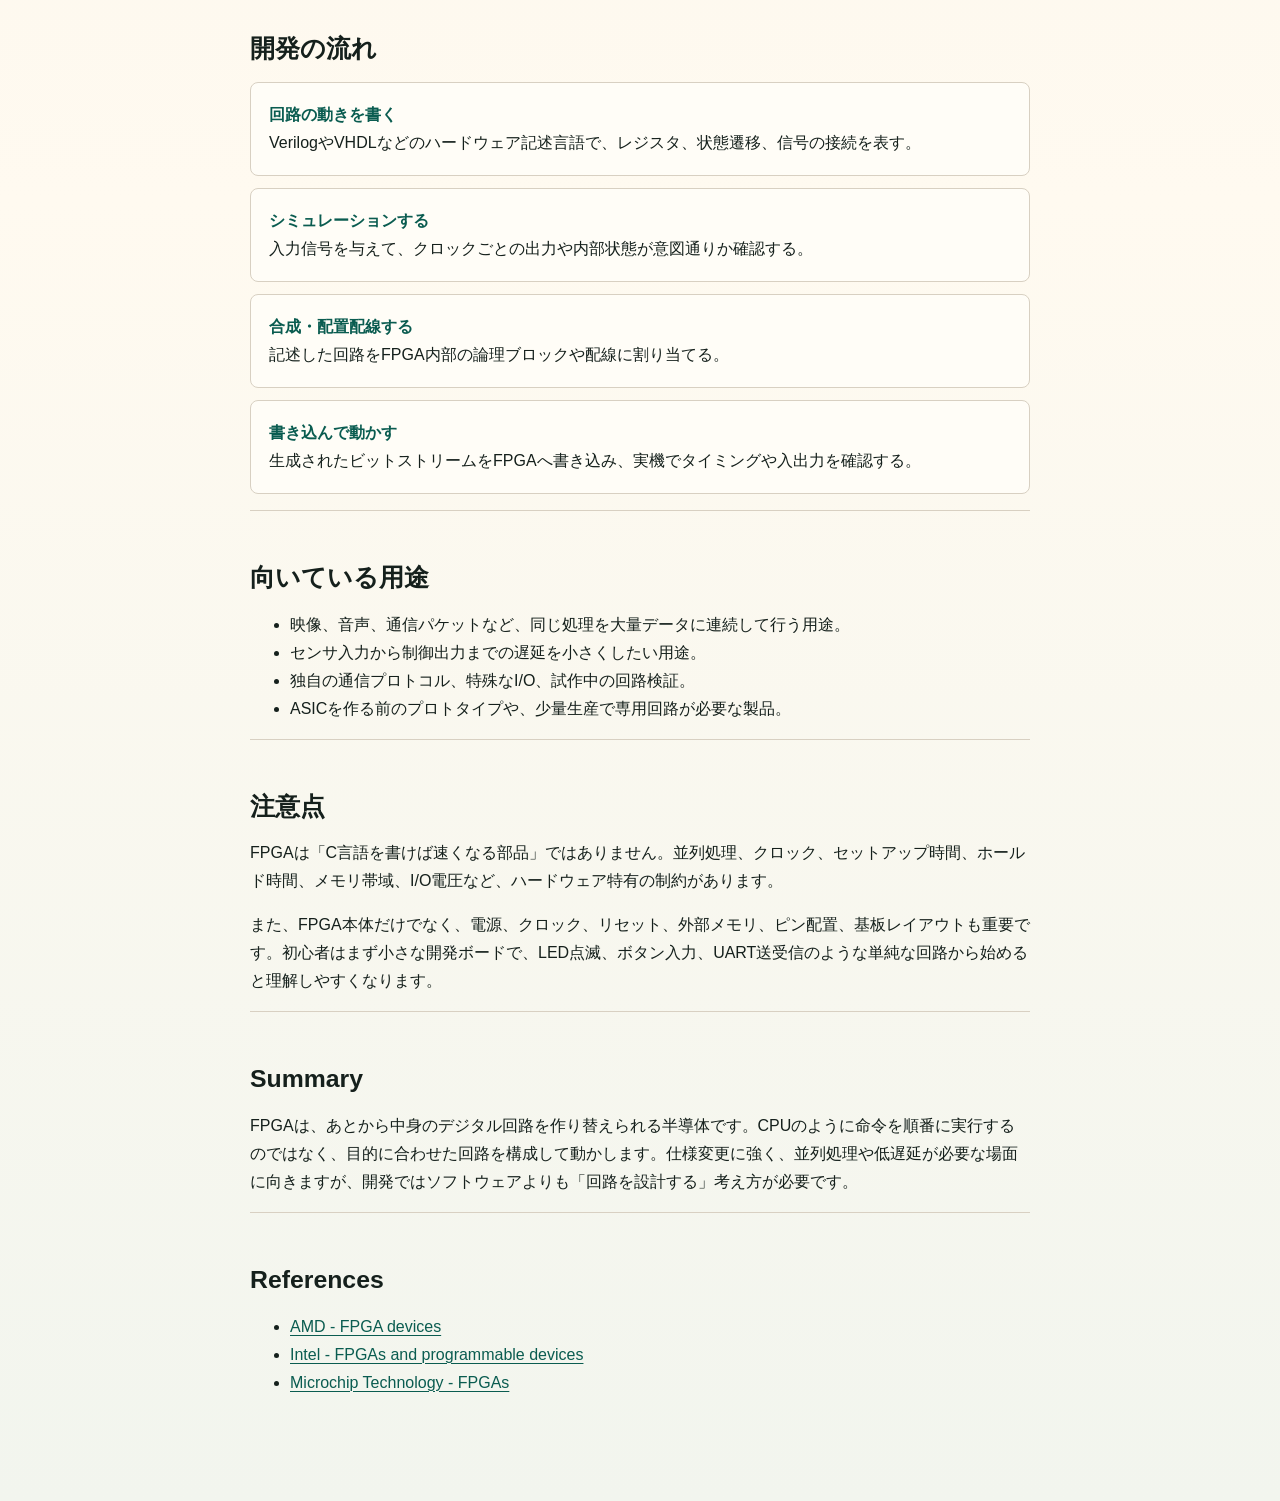
<file: hardware/fpga/index.html>
<!doctype html>
<html lang="ja">
  <head>
    <meta charset="utf-8">
    <meta name="viewport" content="width=device-width, initial-scale=1">
    <title>FPGAとは何か - Instant Question Notes</title>
    <meta name="description" content="FPGAとは何かを、CPUやASICとの違い、開発の流れ、向く用途から初心者向けに整理する">
    <link rel="stylesheet" href="../../styles/site.css">
  </head>
  <body>
    <header class="site-header compact">
      <div class="container">
        <p class="eyebrow"><a href="../../">Instant Question Notes</a> / Hardware</p>
        <h1>FPGAとは何か</h1>
        <p class="lead">あとから回路の形を作り替えられる、プログラム可能なデジタル回路の部品。</p>
      </div>
    </header>

    <main class="container article">
      <p class="note-meta">Created: 2026-06-07</p>

      <section>
        <h2>Overview</h2>
        <p>FPGAはField Programmable Gate Arrayの略です。直訳すると「現場でプログラムできるゲートの配列」で、購入後に中身のデジタル回路を設定できる半導体です。</p>
        <p>普通のCPUは、すでに決まった回路の上で命令を順番に実行します。一方FPGAは、加算器、カウンタ、通信回路、画像処理回路のような「回路そのもの」を作って動かします。</p>
      </section>

      <section>
        <h2>イメージ</h2>
        <svg viewBox="0 0 760 320" role="img" aria-labelledby="fpga-title fpga-desc" width="100%">
          <title id="fpga-title">FPGAの内部イメージ</title>
          <desc id="fpga-desc">たくさんの小さな論理ブロックを配線でつなぎ替えて目的の回路を作る様子</desc>
          <rect x="1" y="1" width="758" height="318" rx="8" fill="#fffdf7" stroke="#d8d0c2"></rect>
          <rect x="58" y="58" width="644" height="204" rx="10" fill="#f5f1e8" stroke="#15201c" stroke-width="3"></rect>
          <text x="86" y="42" fill="#15201c" font-size="20" font-family="sans-serif">FPGA chip</text>
          <g fill="#ffffff" stroke="#0f7b68" stroke-width="3">
            <rect x="96" y="96" width="82" height="56" rx="8"></rect>
            <rect x="252" y="96" width="82" height="56" rx="8"></rect>
            <rect x="408" y="96" width="82" height="56" rx="8"></rect>
            <rect x="564" y="96" width="82" height="56" rx="8"></rect>
            <rect x="96" y="184" width="82" height="56" rx="8"></rect>
            <rect x="252" y="184" width="82" height="56" rx="8"></rect>
            <rect x="408" y="184" width="82" height="56" rx="8"></rect>
            <rect x="564" y="184" width="82" height="56" rx="8"></rect>
          </g>
          <g fill="#0a5c50" font-size="16" font-family="sans-serif" text-anchor="middle">
            <text x="137" y="130">logic</text>
            <text x="293" y="130">logic</text>
            <text x="449" y="130">logic</text>
            <text x="605" y="130">logic</text>
            <text x="137" y="218">logic</text>
            <text x="293" y="218">logic</text>
            <text x="449" y="218">logic</text>
            <text x="605" y="218">logic</text>
          </g>
          <g stroke="#15201c" stroke-width="4" fill="none">
            <path d="M178 124 H252"></path>
            <path d="M334 124 H408"></path>
            <path d="M490 124 H564"></path>
            <path d="M137 152 V184"></path>
            <path d="M293 152 V184"></path>
            <path d="M449 152 V184"></path>
            <path d="M605 152 V184"></path>
            <path d="M178 212 H252"></path>
            <path d="M334 212 H408"></path>
            <path d="M490 212 H564"></path>
          </g>
          <text x="84" y="290" fill="#65706b" font-size="16" font-family="sans-serif">小さな論理ブロックと配線の組み合わせで、目的の回路を構成する</text>
        </svg>
      </section>

      <section>
        <h2>CPUとの違い</h2>
        <p>CPUは「決まった回路で、ソフトウェアの命令を順番に実行する」部品です。足し算、条件分岐、メモリ読み書きなどを高速に切り替えながら処理します。</p>
        <p>FPGAは「処理に合わせた専用回路を作る」部品です。複数の処理を並列に並べられるため、条件が合うとCPUより低遅延で大量のデータを処理できます。ただし、ソフトウェアを書く感覚だけでは扱いにくく、回路としての時間や信号の流れを考える必要があります。</p>
      </section>

      <section>
        <h2>ASICとの違い</h2>
        <p>ASICは、特定用途向けに製造時点で回路を固定した専用チップです。大量生産では高速・低消費電力・低単価にしやすい反面、作り直しには大きな費用と時間がかかります。</p>
        <p>FPGAは製造後に中身を設定できるため、試作、少量生産、仕様変更があり得る製品に向きます。ASICほど最適化しにくい代わりに、「あとから直せる」ことが大きな価値になります。</p>
      </section>

      <section>
        <h2>開発の流れ</h2>
        <ol class="steps">
          <li><span>回路の動きを書く</span>VerilogやVHDLなどのハードウェア記述言語で、レジスタ、状態遷移、信号の接続を表す。</li>
          <li><span>シミュレーションする</span>入力信号を与えて、クロックごとの出力や内部状態が意図通りか確認する。</li>
          <li><span>合成・配置配線する</span>記述した回路をFPGA内部の論理ブロックや配線に割り当てる。</li>
          <li><span>書き込んで動かす</span>生成されたビットストリームをFPGAへ書き込み、実機でタイミングや入出力を確認する。</li>
        </ol>
      </section>

      <section>
        <h2>向いている用途</h2>
        <ul>
          <li>映像、音声、通信パケットなど、同じ処理を大量データに連続して行う用途。</li>
          <li>センサ入力から制御出力までの遅延を小さくしたい用途。</li>
          <li>独自の通信プロトコル、特殊なI/O、試作中の回路検証。</li>
          <li>ASICを作る前のプロトタイプや、少量生産で専用回路が必要な製品。</li>
        </ul>
      </section>

      <section>
        <h2>注意点</h2>
        <p>FPGAは「C言語を書けば速くなる部品」ではありません。並列処理、クロック、セットアップ時間、ホールド時間、メモリ帯域、I/O電圧など、ハードウェア特有の制約があります。</p>
        <p>また、FPGA本体だけでなく、電源、クロック、リセット、外部メモリ、ピン配置、基板レイアウトも重要です。初心者はまず小さな開発ボードで、LED点滅、ボタン入力、UART送受信のような単純な回路から始めると理解しやすくなります。</p>
      </section>

      <section>
        <h2>Summary</h2>
        <p>FPGAは、あとから中身のデジタル回路を作り替えられる半導体です。CPUのように命令を順番に実行するのではなく、目的に合わせた回路を構成して動かします。仕様変更に強く、並列処理や低遅延が必要な場面に向きますが、開発ではソフトウェアよりも「回路を設計する」考え方が必要です。</p>
      </section>

      <section>
        <h2>References</h2>
        <ul>
          <li><a href="https://www.amd.com/en/products/adaptive-socs-and-fpgas/fpga.html">AMD - FPGA devices</a></li>
          <li><a href="https://www.intel.com/content/www/us/en/products/details/fpga.html">Intel - FPGAs and programmable devices</a></li>
          <li><a href="https://www.microchip.com/en-us/products/fpgas-and-plds/fpgas">Microchip Technology - FPGAs</a></li>
        </ul>
      </section>
    </main>
  </body>
</html>
</file>
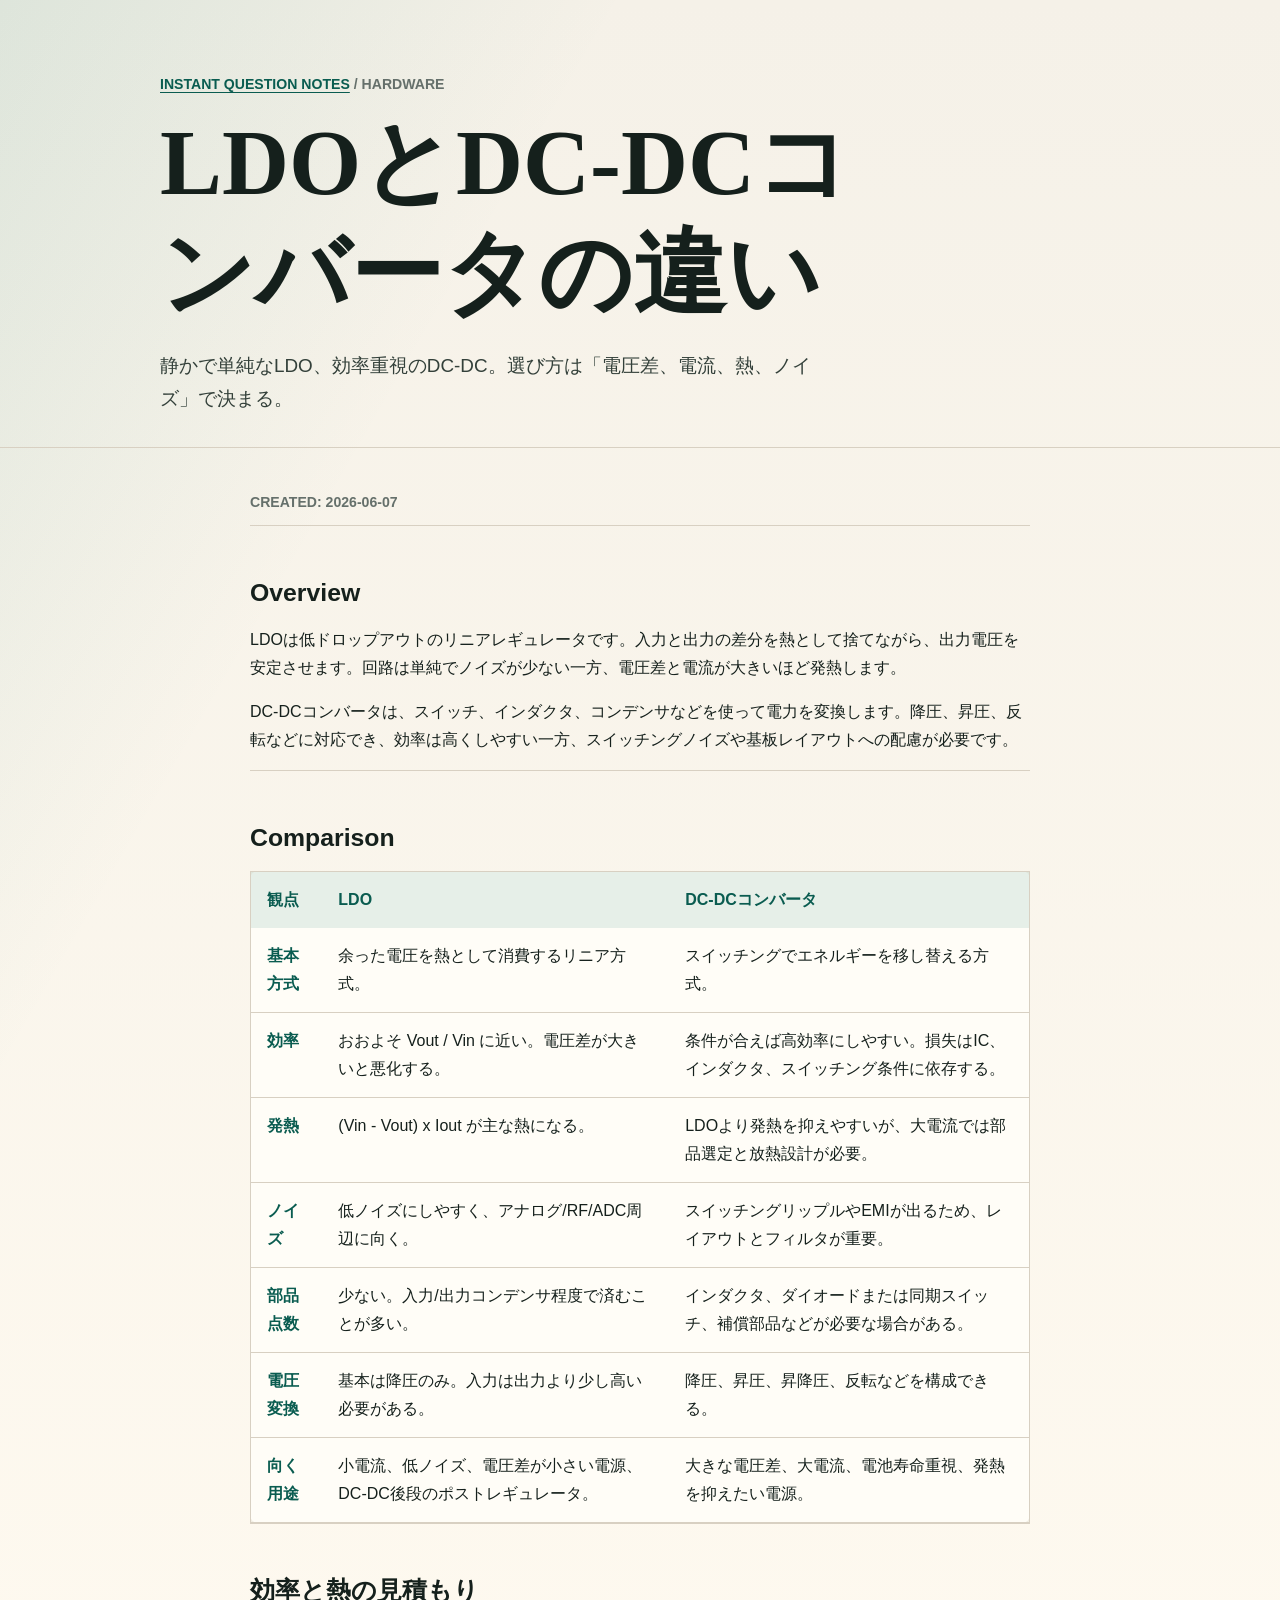
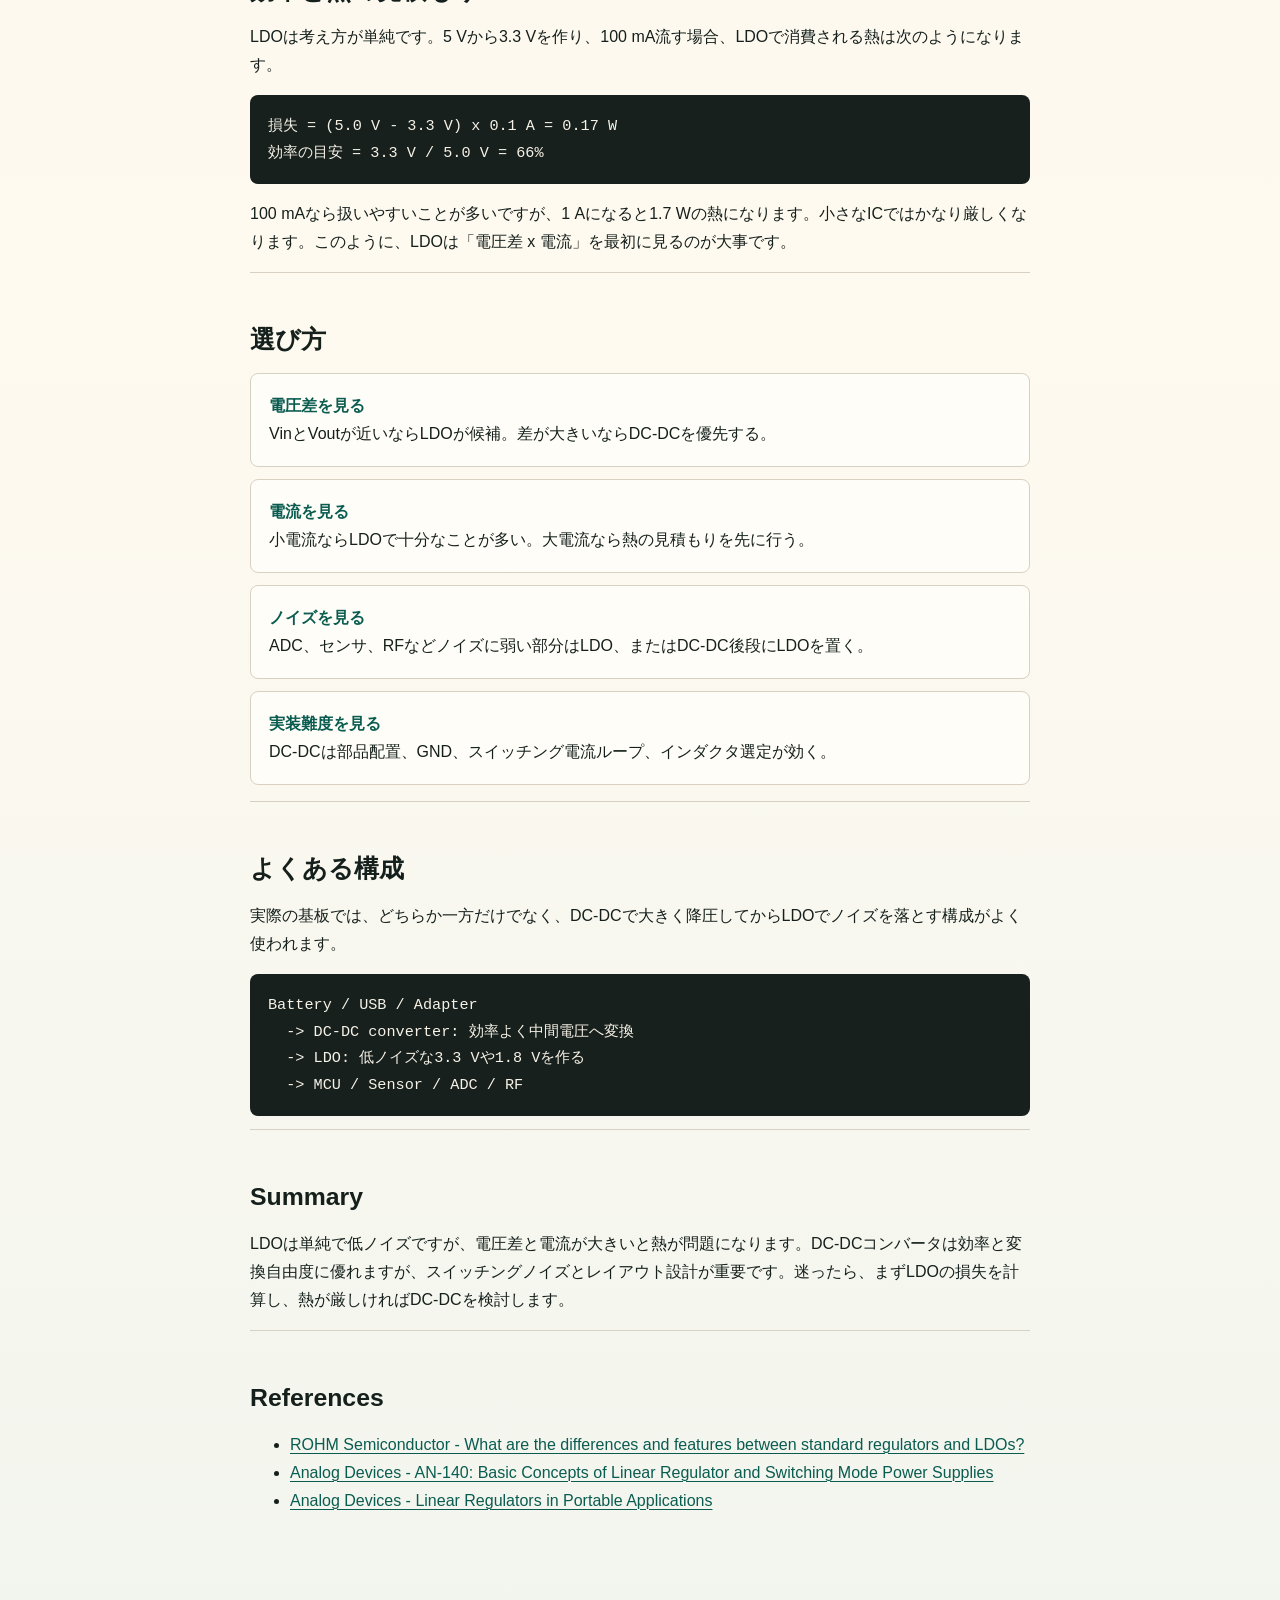
<file: hardware/ldo-vs-dc-dc-converter/index.html>
<!doctype html>
<html lang="ja">
  <head>
    <meta charset="utf-8">
    <meta name="viewport" content="width=device-width, initial-scale=1">
    <title>LDOとDC-DCコンバータの違い - Instant Question Notes</title>
    <meta name="description" content="LDOとDC-DCコンバータの違いを効率、発熱、ノイズ、部品点数、用途で比較する">
    <link rel="stylesheet" href="../../styles/site.css">
  </head>
  <body>
    <header class="site-header compact">
      <div class="container">
        <p class="eyebrow"><a href="../../">Instant Question Notes</a> / Hardware</p>
        <h1>LDOとDC-DCコンバータの違い</h1>
        <p class="lead">静かで単純なLDO、効率重視のDC-DC。選び方は「電圧差、電流、熱、ノイズ」で決まる。</p>
      </div>
    </header>

    <main class="container article">
      <p class="note-meta">Created: 2026-06-07</p>

      <section>
        <h2>Overview</h2>
        <p>LDOは低ドロップアウトのリニアレギュレータです。入力と出力の差分を熱として捨てながら、出力電圧を安定させます。回路は単純でノイズが少ない一方、電圧差と電流が大きいほど発熱します。</p>
        <p>DC-DCコンバータは、スイッチ、インダクタ、コンデンサなどを使って電力を変換します。降圧、昇圧、反転などに対応でき、効率は高くしやすい一方、スイッチングノイズや基板レイアウトへの配慮が必要です。</p>
      </section>

      <section>
        <h2>Comparison</h2>
        <div class="table-wrap">
          <table>
            <thead>
              <tr>
                <th>観点</th>
                <th>LDO</th>
                <th>DC-DCコンバータ</th>
              </tr>
            </thead>
            <tbody>
              <tr>
                <th>基本方式</th>
                <td>余った電圧を熱として消費するリニア方式。</td>
                <td>スイッチングでエネルギーを移し替える方式。</td>
              </tr>
              <tr>
                <th>効率</th>
                <td>おおよそ Vout / Vin に近い。電圧差が大きいと悪化する。</td>
                <td>条件が合えば高効率にしやすい。損失はIC、インダクタ、スイッチング条件に依存する。</td>
              </tr>
              <tr>
                <th>発熱</th>
                <td>(Vin - Vout) x Iout が主な熱になる。</td>
                <td>LDOより発熱を抑えやすいが、大電流では部品選定と放熱設計が必要。</td>
              </tr>
              <tr>
                <th>ノイズ</th>
                <td>低ノイズにしやすく、アナログ/RF/ADC周辺に向く。</td>
                <td>スイッチングリップルやEMIが出るため、レイアウトとフィルタが重要。</td>
              </tr>
              <tr>
                <th>部品点数</th>
                <td>少ない。入力/出力コンデンサ程度で済むことが多い。</td>
                <td>インダクタ、ダイオードまたは同期スイッチ、補償部品などが必要な場合がある。</td>
              </tr>
              <tr>
                <th>電圧変換</th>
                <td>基本は降圧のみ。入力は出力より少し高い必要がある。</td>
                <td>降圧、昇圧、昇降圧、反転などを構成できる。</td>
              </tr>
              <tr>
                <th>向く用途</th>
                <td>小電流、低ノイズ、電圧差が小さい電源、DC-DC後段のポストレギュレータ。</td>
                <td>大きな電圧差、大電流、電池寿命重視、発熱を抑えたい電源。</td>
              </tr>
            </tbody>
          </table>
        </div>
      </section>

      <section>
        <h2>効率と熱の見積もり</h2>
        <p>LDOは考え方が単純です。5 Vから3.3 Vを作り、100 mA流す場合、LDOで消費される熱は次のようになります。</p>
        <pre><code>損失 = (5.0 V - 3.3 V) x 0.1 A = 0.17 W
効率の目安 = 3.3 V / 5.0 V = 66%</code></pre>
        <p>100 mAなら扱いやすいことが多いですが、1 Aになると1.7 Wの熱になります。小さなICではかなり厳しくなります。このように、LDOは「電圧差 x 電流」を最初に見るのが大事です。</p>
      </section>

      <section>
        <h2>選び方</h2>
        <ol class="steps">
          <li><span>電圧差を見る</span>VinとVoutが近いならLDOが候補。差が大きいならDC-DCを優先する。</li>
          <li><span>電流を見る</span>小電流ならLDOで十分なことが多い。大電流なら熱の見積もりを先に行う。</li>
          <li><span>ノイズを見る</span>ADC、センサ、RFなどノイズに弱い部分はLDO、またはDC-DC後段にLDOを置く。</li>
          <li><span>実装難度を見る</span>DC-DCは部品配置、GND、スイッチング電流ループ、インダクタ選定が効く。</li>
        </ol>
      </section>

      <section>
        <h2>よくある構成</h2>
        <p>実際の基板では、どちらか一方だけでなく、DC-DCで大きく降圧してからLDOでノイズを落とす構成がよく使われます。</p>
        <pre><code>Battery / USB / Adapter
  -> DC-DC converter: 効率よく中間電圧へ変換
  -> LDO: 低ノイズな3.3 Vや1.8 Vを作る
  -> MCU / Sensor / ADC / RF</code></pre>
      </section>

      <section>
        <h2>Summary</h2>
        <p>LDOは単純で低ノイズですが、電圧差と電流が大きいと熱が問題になります。DC-DCコンバータは効率と変換自由度に優れますが、スイッチングノイズとレイアウト設計が重要です。迷ったら、まずLDOの損失を計算し、熱が厳しければDC-DCを検討します。</p>
      </section>

      <section>
        <h2>References</h2>
        <ul>
          <li><a href="https://www.rohm.com/products/faq-search/faqId/1936">ROHM Semiconductor - What are the differences and features between standard regulators and LDOs?</a></li>
          <li><a href="https://www.analog.com/en/app-notes/an-140.html">Analog Devices - AN-140: Basic Concepts of Linear Regulator and Switching Mode Power Supplies</a></li>
          <li><a href="https://www.analog.com/en/resources/technical-articles/linear-regulators-in-portable-applications.html">Analog Devices - Linear Regulators in Portable Applications</a></li>
        </ul>
      </section>
    </main>
  </body>
</html>
</file>
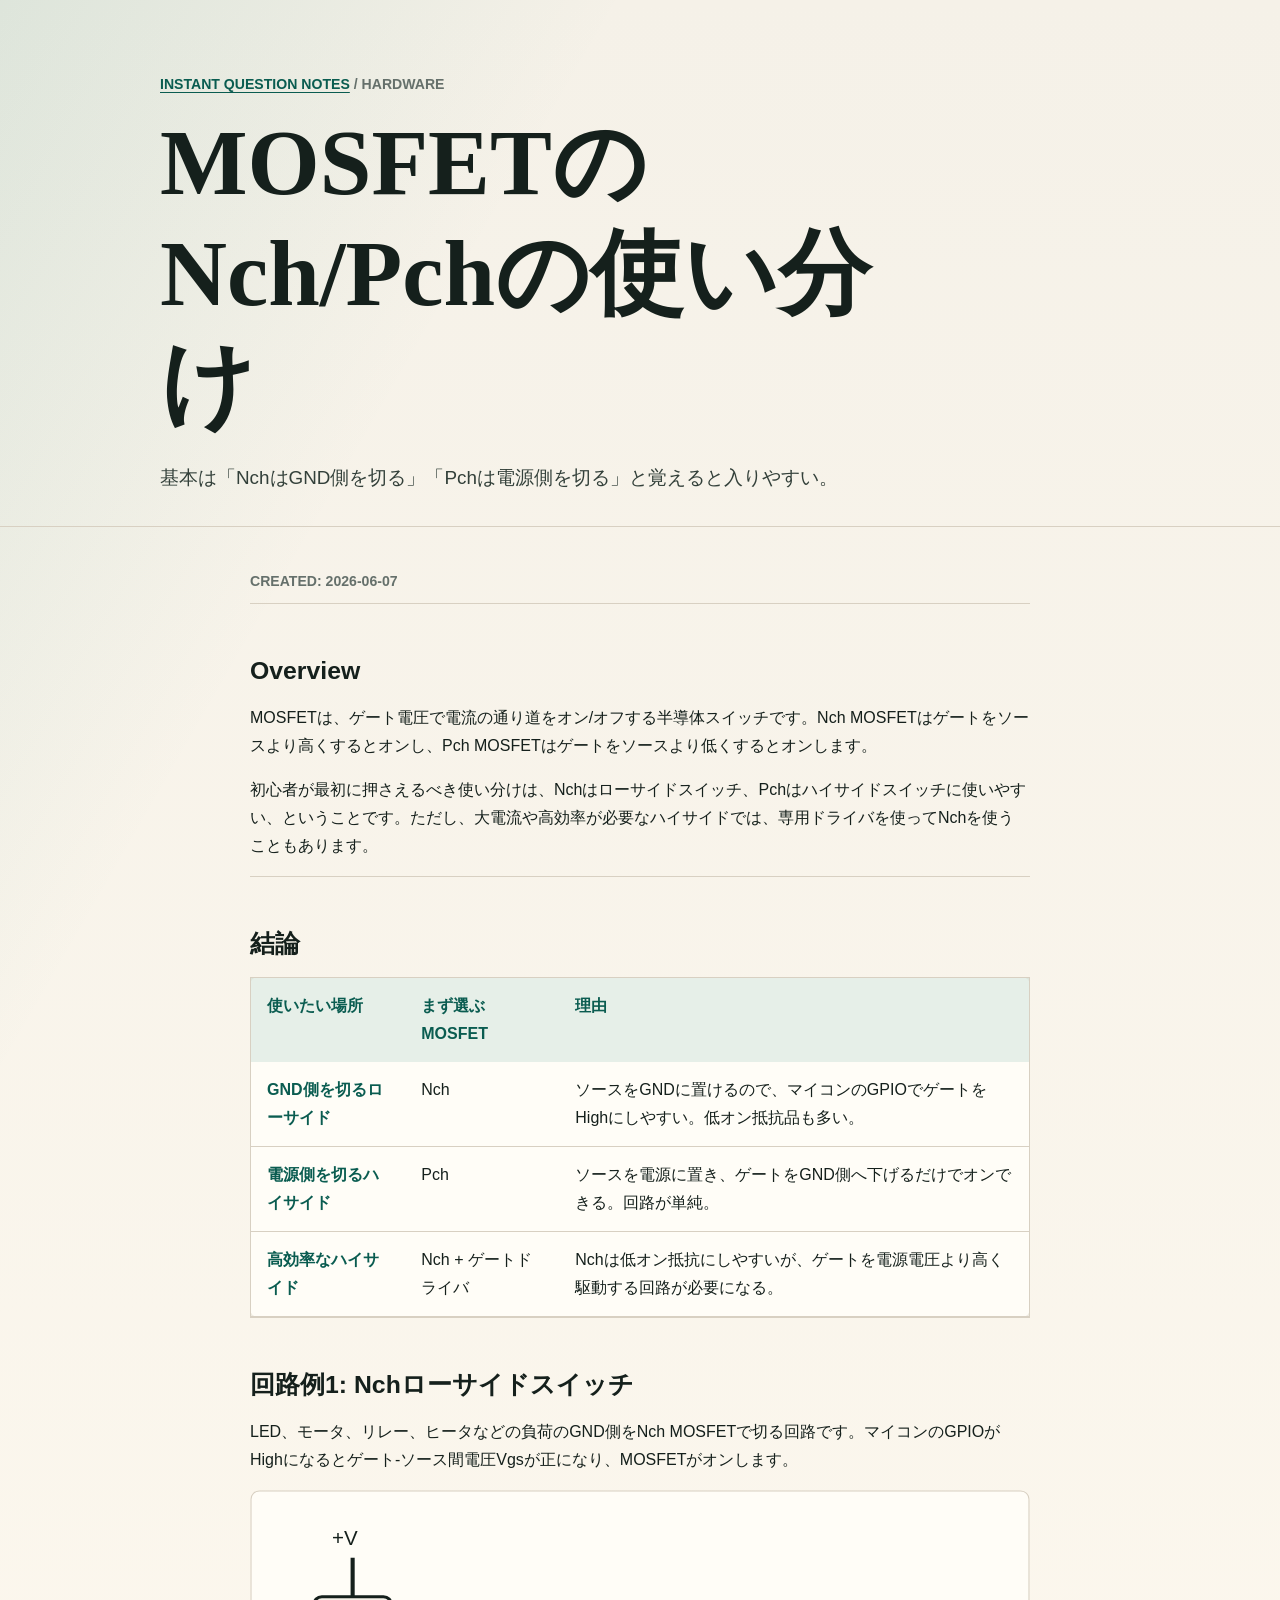
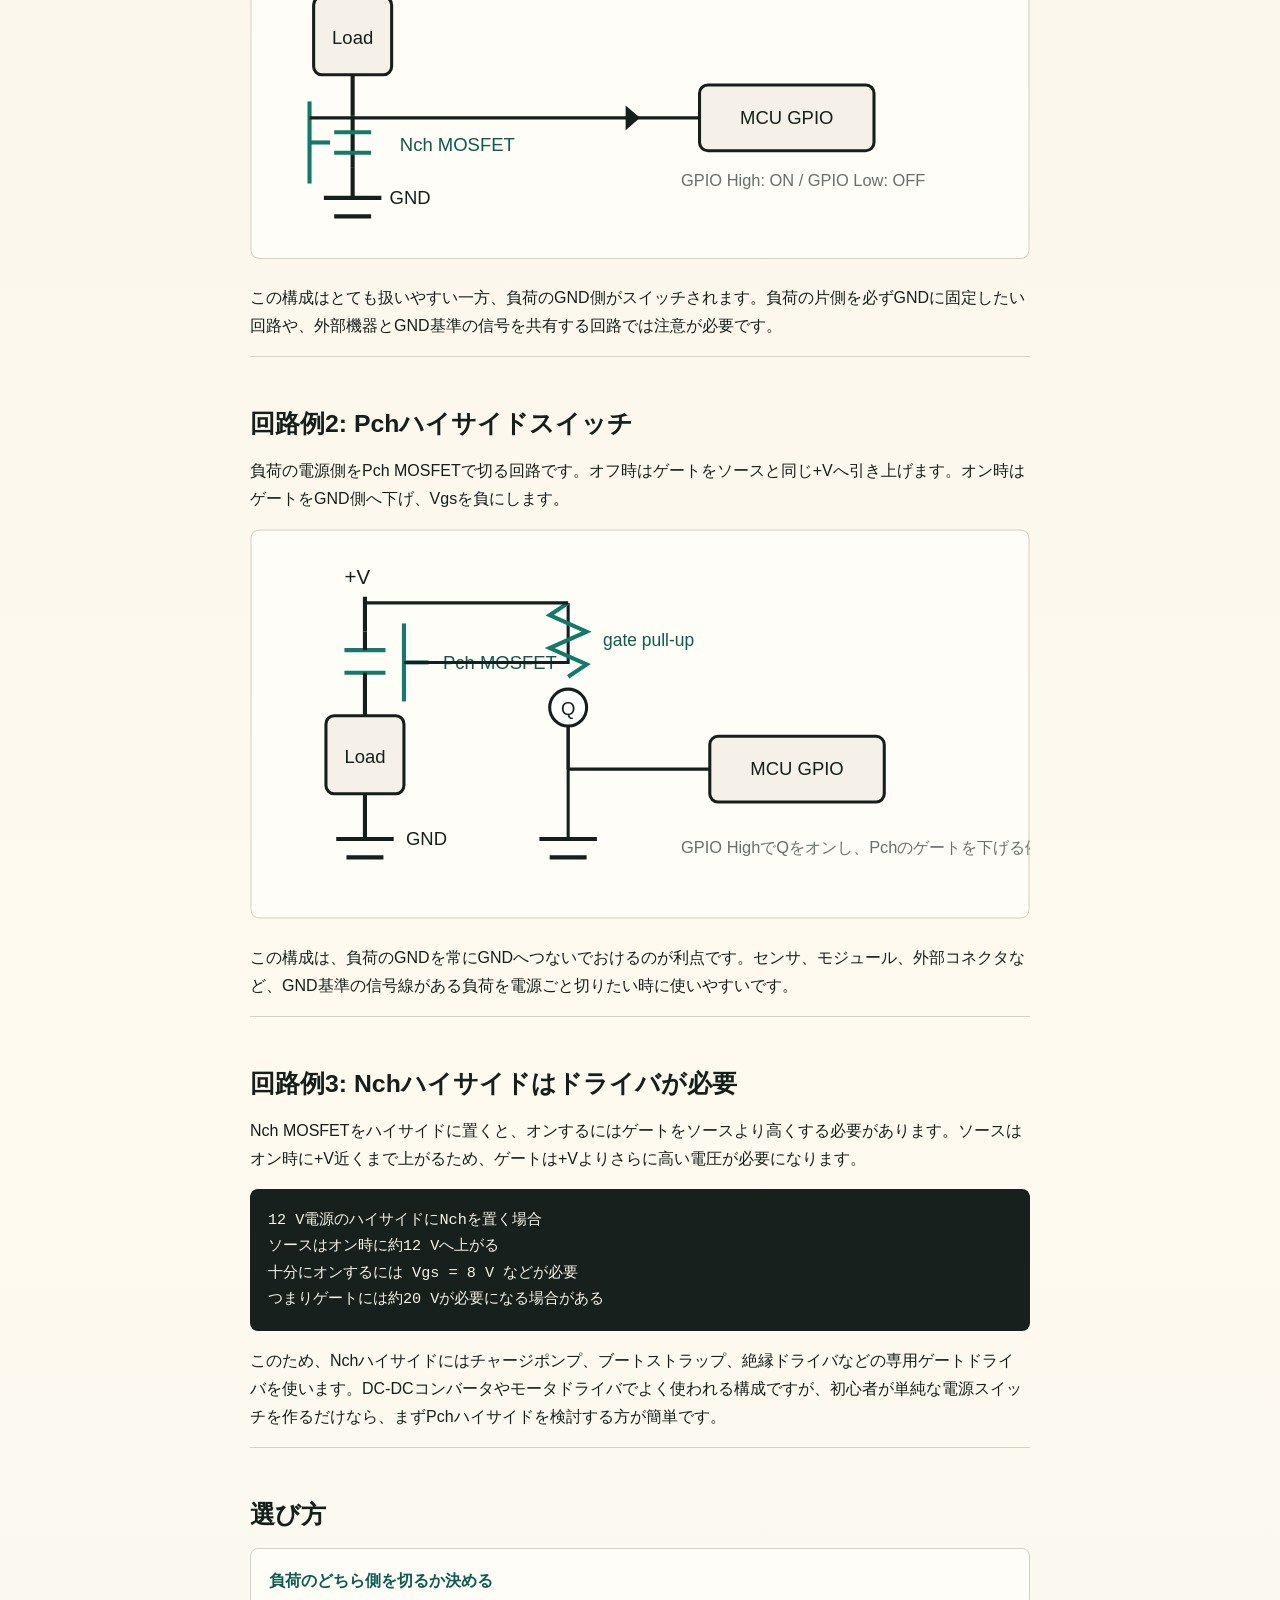
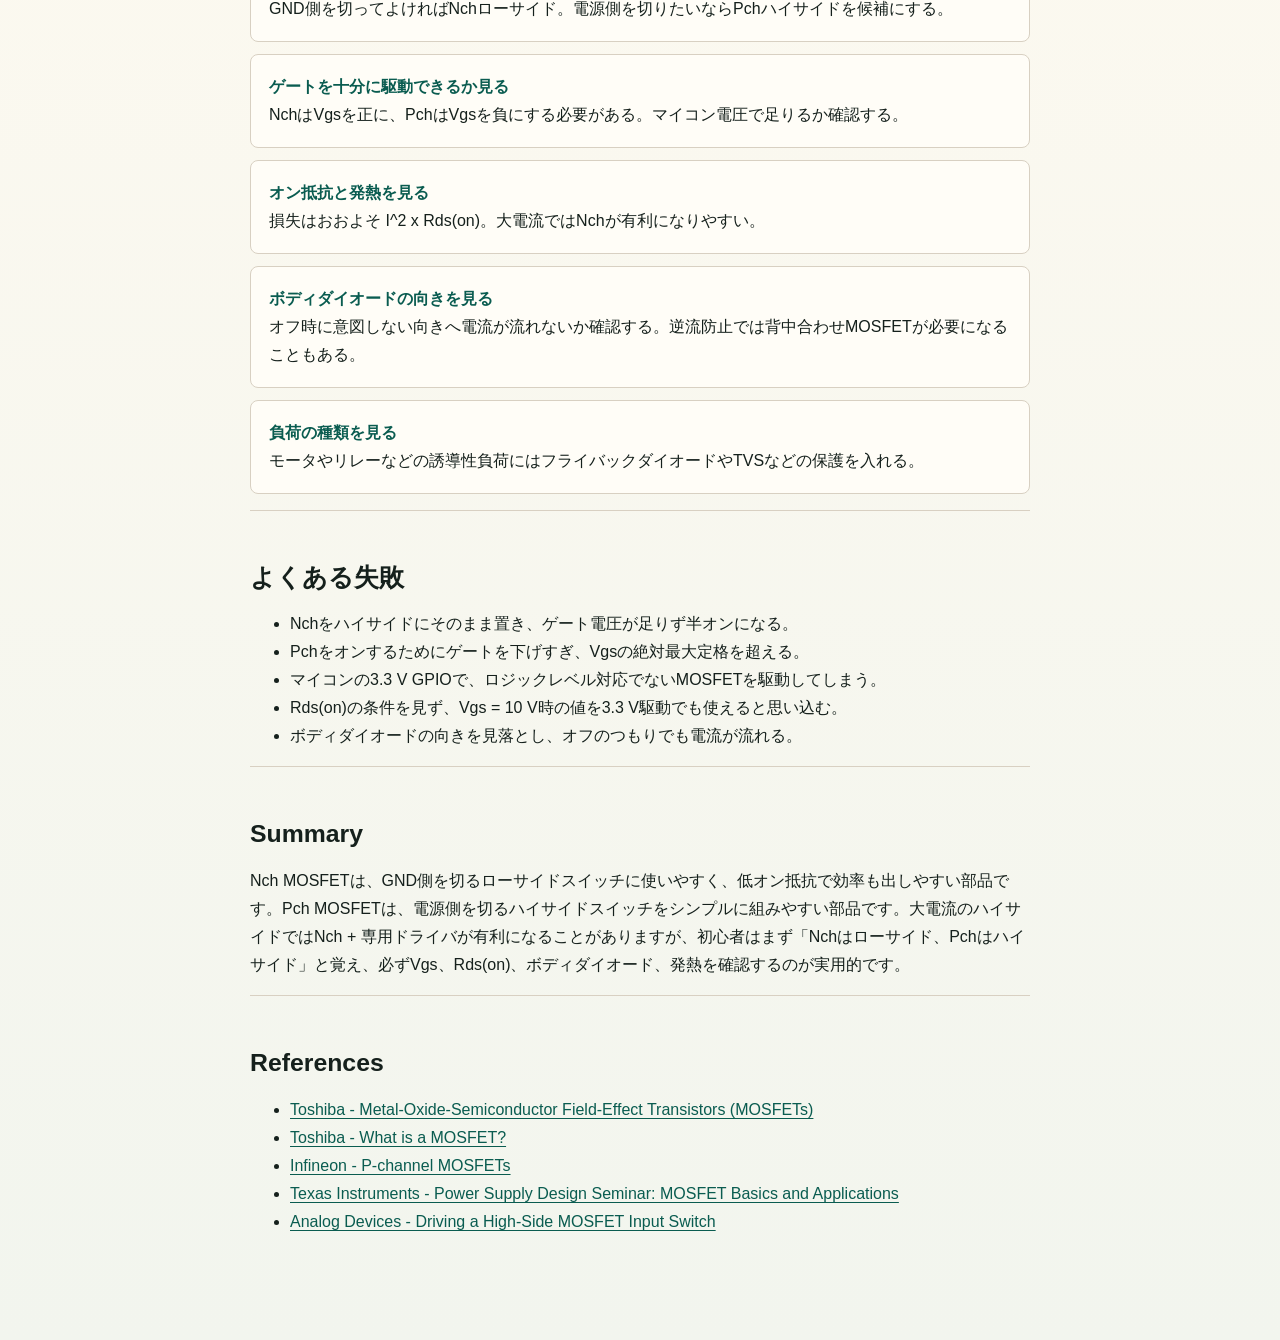
<file: hardware/mosfet-nch-pch/index.html>
<!doctype html>
<html lang="ja">
  <head>
    <meta charset="utf-8">
    <meta name="viewport" content="width=device-width, initial-scale=1">
    <title>MOSFETのNch/Pchの使い分け - Instant Question Notes</title>
    <meta name="description" content="MOSFETのNchとPchの使い分けを、ローサイドスイッチ、ハイサイドスイッチ、ゲート電圧の考え方から回路例つきで整理する">
    <link rel="stylesheet" href="../../styles/site.css">
  </head>
  <body>
    <header class="site-header compact">
      <div class="container">
        <p class="eyebrow"><a href="../../">Instant Question Notes</a> / Hardware</p>
        <h1>MOSFETのNch/Pchの使い分け</h1>
        <p class="lead">基本は「NchはGND側を切る」「Pchは電源側を切る」と覚えると入りやすい。</p>
      </div>
    </header>

    <main class="container article">
      <p class="note-meta">Created: 2026-06-07</p>

      <section>
        <h2>Overview</h2>
        <p>MOSFETは、ゲート電圧で電流の通り道をオン/オフする半導体スイッチです。Nch MOSFETはゲートをソースより高くするとオンし、Pch MOSFETはゲートをソースより低くするとオンします。</p>
        <p>初心者が最初に押さえるべき使い分けは、Nchはローサイドスイッチ、Pchはハイサイドスイッチに使いやすい、ということです。ただし、大電流や高効率が必要なハイサイドでは、専用ドライバを使ってNchを使うこともあります。</p>
      </section>

      <section>
        <h2>結論</h2>
        <div class="table-wrap">
          <table>
            <thead>
              <tr>
                <th>使いたい場所</th>
                <th>まず選ぶMOSFET</th>
                <th>理由</th>
              </tr>
            </thead>
            <tbody>
              <tr>
                <th>GND側を切るローサイド</th>
                <td>Nch</td>
                <td>ソースをGNDに置けるので、マイコンのGPIOでゲートをHighにしやすい。低オン抵抗品も多い。</td>
              </tr>
              <tr>
                <th>電源側を切るハイサイド</th>
                <td>Pch</td>
                <td>ソースを電源に置き、ゲートをGND側へ下げるだけでオンできる。回路が単純。</td>
              </tr>
              <tr>
                <th>高効率なハイサイド</th>
                <td>Nch + ゲートドライバ</td>
                <td>Nchは低オン抵抗にしやすいが、ゲートを電源電圧より高く駆動する回路が必要になる。</td>
              </tr>
            </tbody>
          </table>
        </div>
      </section>

      <section>
        <h2>回路例1: Nchローサイドスイッチ</h2>
        <p>LED、モータ、リレー、ヒータなどの負荷のGND側をNch MOSFETで切る回路です。マイコンのGPIOがHighになるとゲート-ソース間電圧Vgsが正になり、MOSFETがオンします。</p>
        <svg viewBox="0 0 760 360" role="img" aria-labelledby="nch-low-title nch-low-desc" width="100%">
          <title id="nch-low-title">Nch MOSFETのローサイドスイッチ回路</title>
          <desc id="nch-low-desc">電源から負荷、Nch MOSFET、GNDへ電流が流れ、マイコンGPIOでゲートを駆動する</desc>
          <rect x="1" y="1" width="758" height="358" rx="8" fill="#fffdf7" stroke="#d8d0c2"></rect>
          <text x="80" y="54" fill="#15201c" font-size="20" font-family="sans-serif">+V</text>
          <line x1="100" y1="66" x2="100" y2="104" stroke="#15201c" stroke-width="4"></line>
          <rect x="62" y="104" width="76" height="76" rx="8" fill="#f5f1e8" stroke="#15201c" stroke-width="3"></rect>
          <text x="100" y="150" fill="#15201c" font-size="18" font-family="sans-serif" text-anchor="middle">Load</text>
          <line x1="100" y1="180" x2="100" y2="220" stroke="#15201c" stroke-width="4"></line>
          <line x1="100" y1="220" x2="100" y2="270" stroke="#15201c" stroke-width="4"></line>
          <line x1="82" y1="236" x2="118" y2="236" stroke="#0f7b68" stroke-width="4"></line>
          <line x1="82" y1="256" x2="118" y2="256" stroke="#0f7b68" stroke-width="4"></line>
          <line x1="58" y1="246" x2="78" y2="246" stroke="#0f7b68" stroke-width="4"></line>
          <line x1="58" y1="206" x2="58" y2="286" stroke="#0f7b68" stroke-width="4"></line>
          <text x="146" y="254" fill="#0a5c50" font-size="18" font-family="sans-serif">Nch MOSFET</text>
          <line x1="100" y1="270" x2="100" y2="300" stroke="#15201c" stroke-width="4"></line>
          <line x1="72" y1="300" x2="128" y2="300" stroke="#15201c" stroke-width="4"></line>
          <line x1="82" y1="318" x2="118" y2="318" stroke="#15201c" stroke-width="4"></line>
          <text x="136" y="306" fill="#15201c" font-size="18" font-family="sans-serif">GND</text>
          <rect x="438" y="190" width="170" height="64" rx="8" fill="#f5f1e8" stroke="#15201c" stroke-width="3"></rect>
          <text x="523" y="228" fill="#15201c" font-size="18" font-family="sans-serif" text-anchor="middle">MCU GPIO</text>
          <line x1="438" y1="222" x2="58" y2="222" stroke="#15201c" stroke-width="3"></line>
          <polyline points="380,222 366,210 366,234 380,222" fill="#15201c"></polyline>
          <text x="420" y="288" fill="#65706b" font-size="16" font-family="sans-serif">GPIO High: ON / GPIO Low: OFF</text>
        </svg>
        <p>この構成はとても扱いやすい一方、負荷のGND側がスイッチされます。負荷の片側を必ずGNDに固定したい回路や、外部機器とGND基準の信号を共有する回路では注意が必要です。</p>
      </section>

      <section>
        <h2>回路例2: Pchハイサイドスイッチ</h2>
        <p>負荷の電源側をPch MOSFETで切る回路です。オフ時はゲートをソースと同じ+Vへ引き上げます。オン時はゲートをGND側へ下げ、Vgsを負にします。</p>
        <svg viewBox="0 0 760 380" role="img" aria-labelledby="pch-high-title pch-high-desc" width="100%">
          <title id="pch-high-title">Pch MOSFETのハイサイドスイッチ回路</title>
          <desc id="pch-high-desc">電源側にPch MOSFETを置き、ゲートをプルアップしてオフ、NPNまたはNchでゲートを下げてオンする</desc>
          <rect x="1" y="1" width="758" height="378" rx="8" fill="#fffdf7" stroke="#d8d0c2"></rect>
          <text x="92" y="54" fill="#15201c" font-size="20" font-family="sans-serif">+V</text>
          <line x1="112" y1="66" x2="112" y2="100" stroke="#15201c" stroke-width="4"></line>
          <line x1="92" y1="118" x2="132" y2="118" stroke="#0f7b68" stroke-width="4"></line>
          <line x1="92" y1="140" x2="132" y2="140" stroke="#0f7b68" stroke-width="4"></line>
          <line x1="150" y1="130" x2="174" y2="130" stroke="#0f7b68" stroke-width="4"></line>
          <line x1="150" y1="92" x2="150" y2="168" stroke="#0f7b68" stroke-width="4"></line>
          <line x1="112" y1="100" x2="112" y2="118" stroke="#15201c" stroke-width="4"></line>
          <line x1="112" y1="140" x2="112" y2="182" stroke="#15201c" stroke-width="4"></line>
          <text x="188" y="136" fill="#0a5c50" font-size="18" font-family="sans-serif">Pch MOSFET</text>
          <rect x="74" y="182" width="76" height="76" rx="8" fill="#f5f1e8" stroke="#15201c" stroke-width="3"></rect>
          <text x="112" y="228" fill="#15201c" font-size="18" font-family="sans-serif" text-anchor="middle">Load</text>
          <line x1="112" y1="258" x2="112" y2="302" stroke="#15201c" stroke-width="4"></line>
          <line x1="84" y1="302" x2="140" y2="302" stroke="#15201c" stroke-width="4"></line>
          <line x1="94" y1="320" x2="130" y2="320" stroke="#15201c" stroke-width="4"></line>
          <text x="152" y="308" fill="#15201c" font-size="18" font-family="sans-serif">GND</text>
          <polyline points="150,130 310,130 310,72" fill="none" stroke="#15201c" stroke-width="3"></polyline>
          <polyline points="310,72 292,84 328,100 292,116 328,132 310,144" fill="none" stroke="#0f7b68" stroke-width="4"></polyline>
          <line x1="310" y1="72" x2="112" y2="72" stroke="#15201c" stroke-width="3"></line>
          <text x="344" y="114" fill="#0a5c50" font-size="17" font-family="sans-serif">gate pull-up</text>
          <rect x="448" y="202" width="170" height="64" rx="8" fill="#f5f1e8" stroke="#15201c" stroke-width="3"></rect>
          <text x="533" y="240" fill="#15201c" font-size="18" font-family="sans-serif" text-anchor="middle">MCU GPIO</text>
          <line x1="448" y1="234" x2="310" y2="234" stroke="#15201c" stroke-width="3"></line>
          <line x1="310" y1="234" x2="310" y2="174" stroke="#15201c" stroke-width="3"></line>
          <circle cx="310" cy="174" r="18" fill="#ffffff" stroke="#15201c" stroke-width="3"></circle>
          <text x="310" y="181" fill="#15201c" font-size="18" font-family="sans-serif" text-anchor="middle">Q</text>
          <line x1="310" y1="192" x2="310" y2="302" stroke="#15201c" stroke-width="3"></line>
          <line x1="282" y1="302" x2="338" y2="302" stroke="#15201c" stroke-width="4"></line>
          <line x1="292" y1="320" x2="328" y2="320" stroke="#15201c" stroke-width="4"></line>
          <text x="420" y="316" fill="#65706b" font-size="16" font-family="sans-serif">GPIO HighでQをオンし、Pchのゲートを下げる例</text>
        </svg>
        <p>この構成は、負荷のGNDを常にGNDへつないでおけるのが利点です。センサ、モジュール、外部コネクタなど、GND基準の信号線がある負荷を電源ごと切りたい時に使いやすいです。</p>
      </section>

      <section>
        <h2>回路例3: Nchハイサイドはドライバが必要</h2>
        <p>Nch MOSFETをハイサイドに置くと、オンするにはゲートをソースより高くする必要があります。ソースはオン時に+V近くまで上がるため、ゲートは+Vよりさらに高い電圧が必要になります。</p>
        <pre><code>12 V電源のハイサイドにNchを置く場合
ソースはオン時に約12 Vへ上がる
十分にオンするには Vgs = 8 V などが必要
つまりゲートには約20 Vが必要になる場合がある</code></pre>
        <p>このため、Nchハイサイドにはチャージポンプ、ブートストラップ、絶縁ドライバなどの専用ゲートドライバを使います。DC-DCコンバータやモータドライバでよく使われる構成ですが、初心者が単純な電源スイッチを作るだけなら、まずPchハイサイドを検討する方が簡単です。</p>
      </section>

      <section>
        <h2>選び方</h2>
        <ol class="steps">
          <li><span>負荷のどちら側を切るか決める</span>GND側を切ってよければNchローサイド。電源側を切りたいならPchハイサイドを候補にする。</li>
          <li><span>ゲートを十分に駆動できるか見る</span>NchはVgsを正に、PchはVgsを負にする必要がある。マイコン電圧で足りるか確認する。</li>
          <li><span>オン抵抗と発熱を見る</span>損失はおおよそ I^2 x Rds(on)。大電流ではNchが有利になりやすい。</li>
          <li><span>ボディダイオードの向きを見る</span>オフ時に意図しない向きへ電流が流れないか確認する。逆流防止では背中合わせMOSFETが必要になることもある。</li>
          <li><span>負荷の種類を見る</span>モータやリレーなどの誘導性負荷にはフライバックダイオードやTVSなどの保護を入れる。</li>
        </ol>
      </section>

      <section>
        <h2>よくある失敗</h2>
        <ul>
          <li>Nchをハイサイドにそのまま置き、ゲート電圧が足りず半オンになる。</li>
          <li>Pchをオンするためにゲートを下げすぎ、Vgsの絶対最大定格を超える。</li>
          <li>マイコンの3.3 V GPIOで、ロジックレベル対応でないMOSFETを駆動してしまう。</li>
          <li>Rds(on)の条件を見ず、Vgs = 10 V時の値を3.3 V駆動でも使えると思い込む。</li>
          <li>ボディダイオードの向きを見落とし、オフのつもりでも電流が流れる。</li>
        </ul>
      </section>

      <section>
        <h2>Summary</h2>
        <p>Nch MOSFETは、GND側を切るローサイドスイッチに使いやすく、低オン抵抗で効率も出しやすい部品です。Pch MOSFETは、電源側を切るハイサイドスイッチをシンプルに組みやすい部品です。大電流のハイサイドではNch + 専用ドライバが有利になることがありますが、初心者はまず「Nchはローサイド、Pchはハイサイド」と覚え、必ずVgs、Rds(on)、ボディダイオード、発熱を確認するのが実用的です。</p>
      </section>

      <section>
        <h2>References</h2>
        <ul>
          <li><a href="https://toshiba.semicon-storage.com/us/semiconductor/knowledge/e-learning/discrete/chap3/chap3-5.html">Toshiba - Metal-Oxide-Semiconductor Field-Effect Transistors (MOSFETs)</a></li>
          <li><a href="https://toshiba.semicon-storage.com/ap-en/semiconductor/knowledge/faq/mosfet_common/what-is-a-mosfet.html">Toshiba - What is a MOSFET?</a></li>
          <li><a href="https://www.infineon.com/products/power/mosfet/p-channel">Infineon - P-channel MOSFETs</a></li>
          <li><a href="https://www.ti.com/lit/pdf/slpa021">Texas Instruments - Power Supply Design Seminar: MOSFET Basics and Applications</a></li>
          <li><a href="https://www.analog.com/en/resources/analog-dialogue/articles/driving-a-high-side-mosfet.html">Analog Devices - Driving a High-Side MOSFET Input Switch</a></li>
        </ul>
      </section>
    </main>
  </body>
</html>
</file>
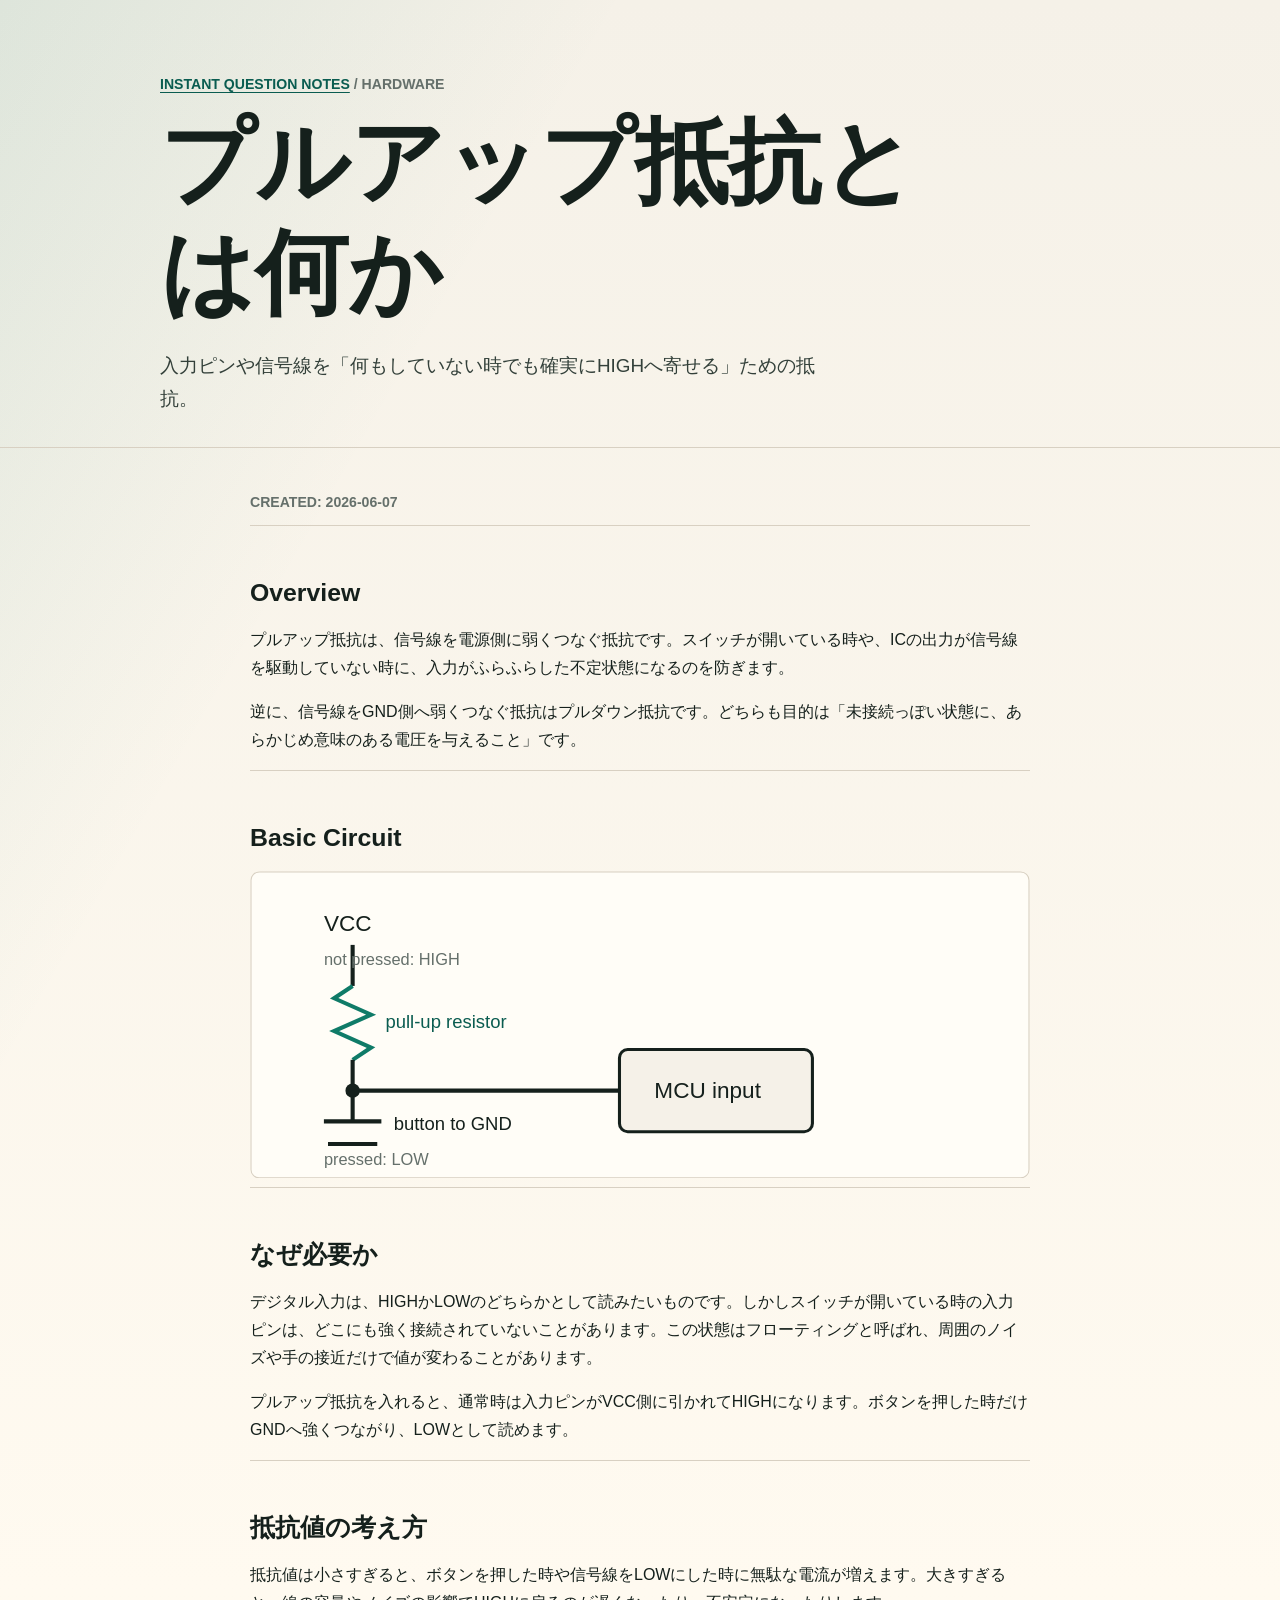
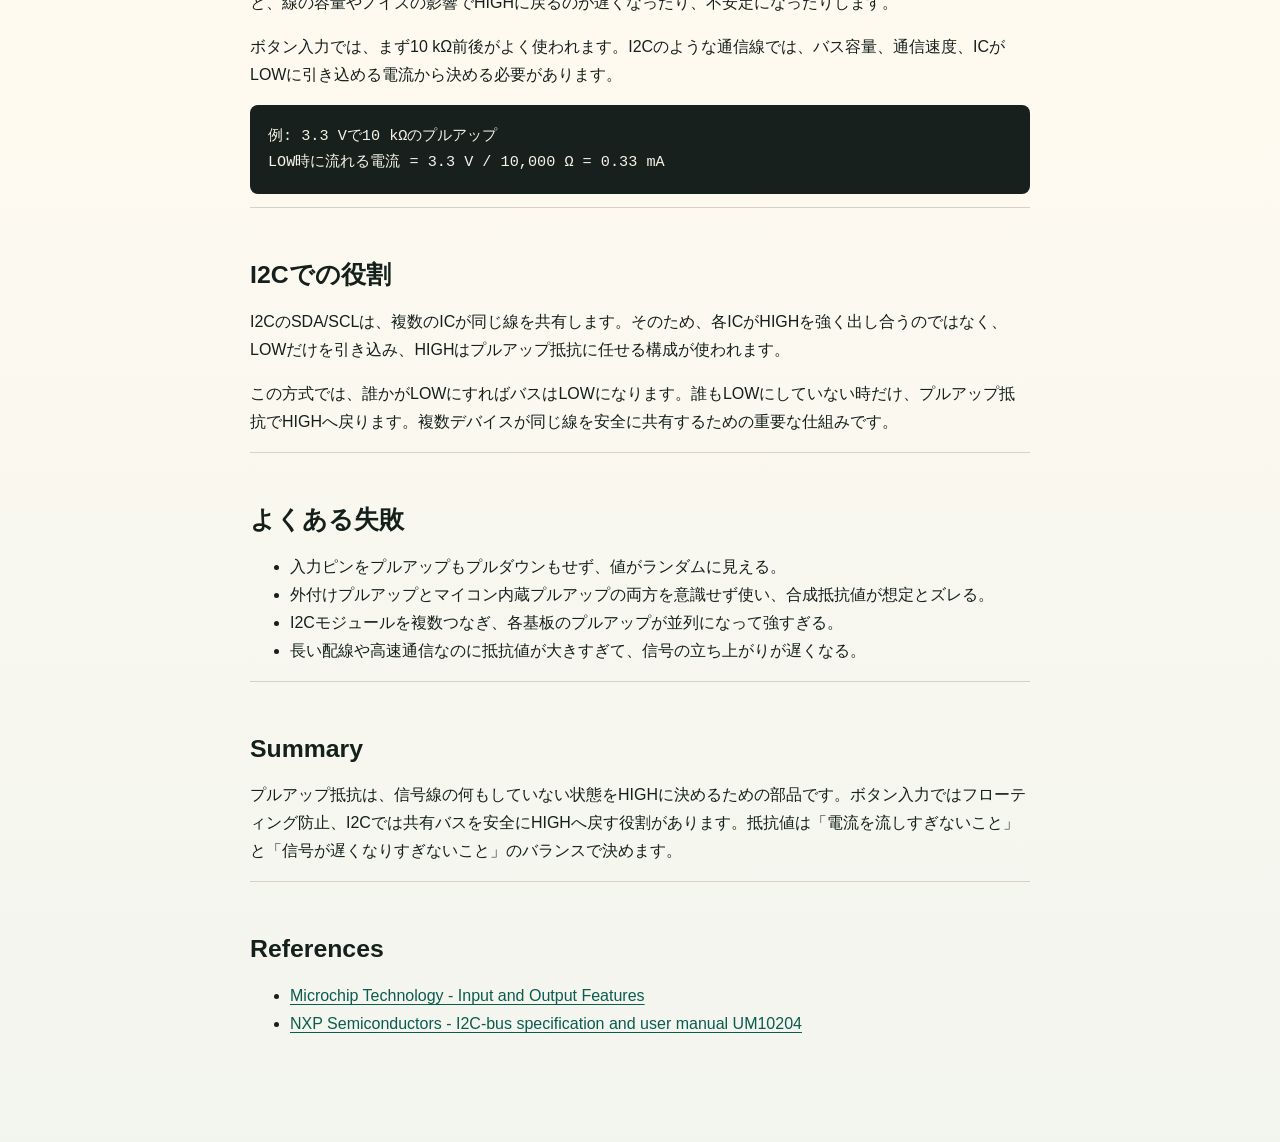
<file: hardware/pull-up-resistor/index.html>
<!doctype html>
<html lang="ja">
  <head>
    <meta charset="utf-8">
    <meta name="viewport" content="width=device-width, initial-scale=1">
    <title>プルアップ抵抗とは何か - Instant Question Notes</title>
    <meta name="description" content="プルアップ抵抗が必要な理由を、ボタン入力とI2Cを例に初心者向けに整理する">
    <link rel="stylesheet" href="../../styles/site.css">
  </head>
  <body>
    <header class="site-header compact">
      <div class="container">
        <p class="eyebrow"><a href="../../">Instant Question Notes</a> / Hardware</p>
        <h1>プルアップ抵抗とは何か</h1>
        <p class="lead">入力ピンや信号線を「何もしていない時でも確実にHIGHへ寄せる」ための抵抗。</p>
      </div>
    </header>

    <main class="container article">
      <p class="note-meta">Created: 2026-06-07</p>

      <section>
        <h2>Overview</h2>
        <p>プルアップ抵抗は、信号線を電源側に弱くつなぐ抵抗です。スイッチが開いている時や、ICの出力が信号線を駆動していない時に、入力がふらふらした不定状態になるのを防ぎます。</p>
        <p>逆に、信号線をGND側へ弱くつなぐ抵抗はプルダウン抵抗です。どちらも目的は「未接続っぽい状態に、あらかじめ意味のある電圧を与えること」です。</p>
      </section>

      <section>
        <h2>Basic Circuit</h2>
        <svg viewBox="0 0 760 300" role="img" aria-labelledby="pullup-title pullup-desc" width="100%">
          <title id="pullup-title">プルアップ抵抗つきボタン入力回路</title>
          <desc id="pullup-desc">VCCから抵抗を通って入力ピンへ接続し、ボタンを押すと入力ピンがGNDへ接続される</desc>
          <rect x="1" y="1" width="758" height="298" rx="8" fill="#fffdf7" stroke="#d8d0c2"></rect>
          <text x="72" y="58" fill="#15201c" font-size="22" font-family="sans-serif">VCC</text>
          <line x1="100" y1="72" x2="100" y2="112" stroke="#15201c" stroke-width="4"></line>
          <polyline points="100,112 82,124 118,140 82,156 118,172 100,184" fill="none" stroke="#0f7b68" stroke-width="4"></polyline>
          <text x="132" y="153" fill="#0a5c50" font-size="18" font-family="sans-serif">pull-up resistor</text>
          <line x1="100" y1="184" x2="100" y2="214" stroke="#15201c" stroke-width="4"></line>
          <line x1="100" y1="214" x2="360" y2="214" stroke="#15201c" stroke-width="4"></line>
          <circle cx="100" cy="214" r="7" fill="#15201c"></circle>
          <rect x="360" y="174" width="188" height="80" rx="8" fill="#f5f1e8" stroke="#15201c" stroke-width="3"></rect>
          <text x="394" y="221" fill="#15201c" font-size="22" font-family="sans-serif">MCU input</text>
          <line x1="100" y1="214" x2="100" y2="244" stroke="#15201c" stroke-width="4"></line>
          <line x1="72" y1="244" x2="128" y2="244" stroke="#15201c" stroke-width="4"></line>
          <line x1="76" y1="266" x2="124" y2="266" stroke="#15201c" stroke-width="4"></line>
          <text x="140" y="252" fill="#15201c" font-size="18" font-family="sans-serif">button to GND</text>
          <text x="72" y="92" fill="#65706b" font-size="16" font-family="sans-serif">not pressed: HIGH</text>
          <text x="72" y="286" fill="#65706b" font-size="16" font-family="sans-serif">pressed: LOW</text>
        </svg>
      </section>

      <section>
        <h2>なぜ必要か</h2>
        <p>デジタル入力は、HIGHかLOWのどちらかとして読みたいものです。しかしスイッチが開いている時の入力ピンは、どこにも強く接続されていないことがあります。この状態はフローティングと呼ばれ、周囲のノイズや手の接近だけで値が変わることがあります。</p>
        <p>プルアップ抵抗を入れると、通常時は入力ピンがVCC側に引かれてHIGHになります。ボタンを押した時だけGNDへ強くつながり、LOWとして読めます。</p>
      </section>

      <section>
        <h2>抵抗値の考え方</h2>
        <p>抵抗値は小さすぎると、ボタンを押した時や信号線をLOWにした時に無駄な電流が増えます。大きすぎると、線の容量やノイズの影響でHIGHに戻るのが遅くなったり、不安定になったりします。</p>
        <p>ボタン入力では、まず10 kΩ前後がよく使われます。I2Cのような通信線では、バス容量、通信速度、ICがLOWに引き込める電流から決める必要があります。</p>
        <pre><code>例: 3.3 Vで10 kΩのプルアップ
LOW時に流れる電流 = 3.3 V / 10,000 Ω = 0.33 mA</code></pre>
      </section>

      <section>
        <h2>I2Cでの役割</h2>
        <p>I2CのSDA/SCLは、複数のICが同じ線を共有します。そのため、各ICがHIGHを強く出し合うのではなく、LOWだけを引き込み、HIGHはプルアップ抵抗に任せる構成が使われます。</p>
        <p>この方式では、誰かがLOWにすればバスはLOWになります。誰もLOWにしていない時だけ、プルアップ抵抗でHIGHへ戻ります。複数デバイスが同じ線を安全に共有するための重要な仕組みです。</p>
      </section>

      <section>
        <h2>よくある失敗</h2>
        <ul>
          <li>入力ピンをプルアップもプルダウンもせず、値がランダムに見える。</li>
          <li>外付けプルアップとマイコン内蔵プルアップの両方を意識せず使い、合成抵抗値が想定とズレる。</li>
          <li>I2Cモジュールを複数つなぎ、各基板のプルアップが並列になって強すぎる。</li>
          <li>長い配線や高速通信なのに抵抗値が大きすぎて、信号の立ち上がりが遅くなる。</li>
        </ul>
      </section>

      <section>
        <h2>Summary</h2>
        <p>プルアップ抵抗は、信号線の何もしていない状態をHIGHに決めるための部品です。ボタン入力ではフローティング防止、I2Cでは共有バスを安全にHIGHへ戻す役割があります。抵抗値は「電流を流しすぎないこと」と「信号が遅くなりすぎないこと」のバランスで決めます。</p>
      </section>

      <section>
        <h2>References</h2>
        <ul>
          <li><a href="https://www.microchip.com/en-us/products/microcontrollers-and-microprocessors/8-bit-mcus/core-independent-and-analog-peripherals/system-flexibility/input-and-output-features">Microchip Technology - Input and Output Features</a></li>
          <li><a href="https://www.nxp.com/docs/en/user-guide/UM10204.pdf">NXP Semiconductors - I2C-bus specification and user manual UM10204</a></li>
        </ul>
      </section>
    </main>
  </body>
</html>
</file>
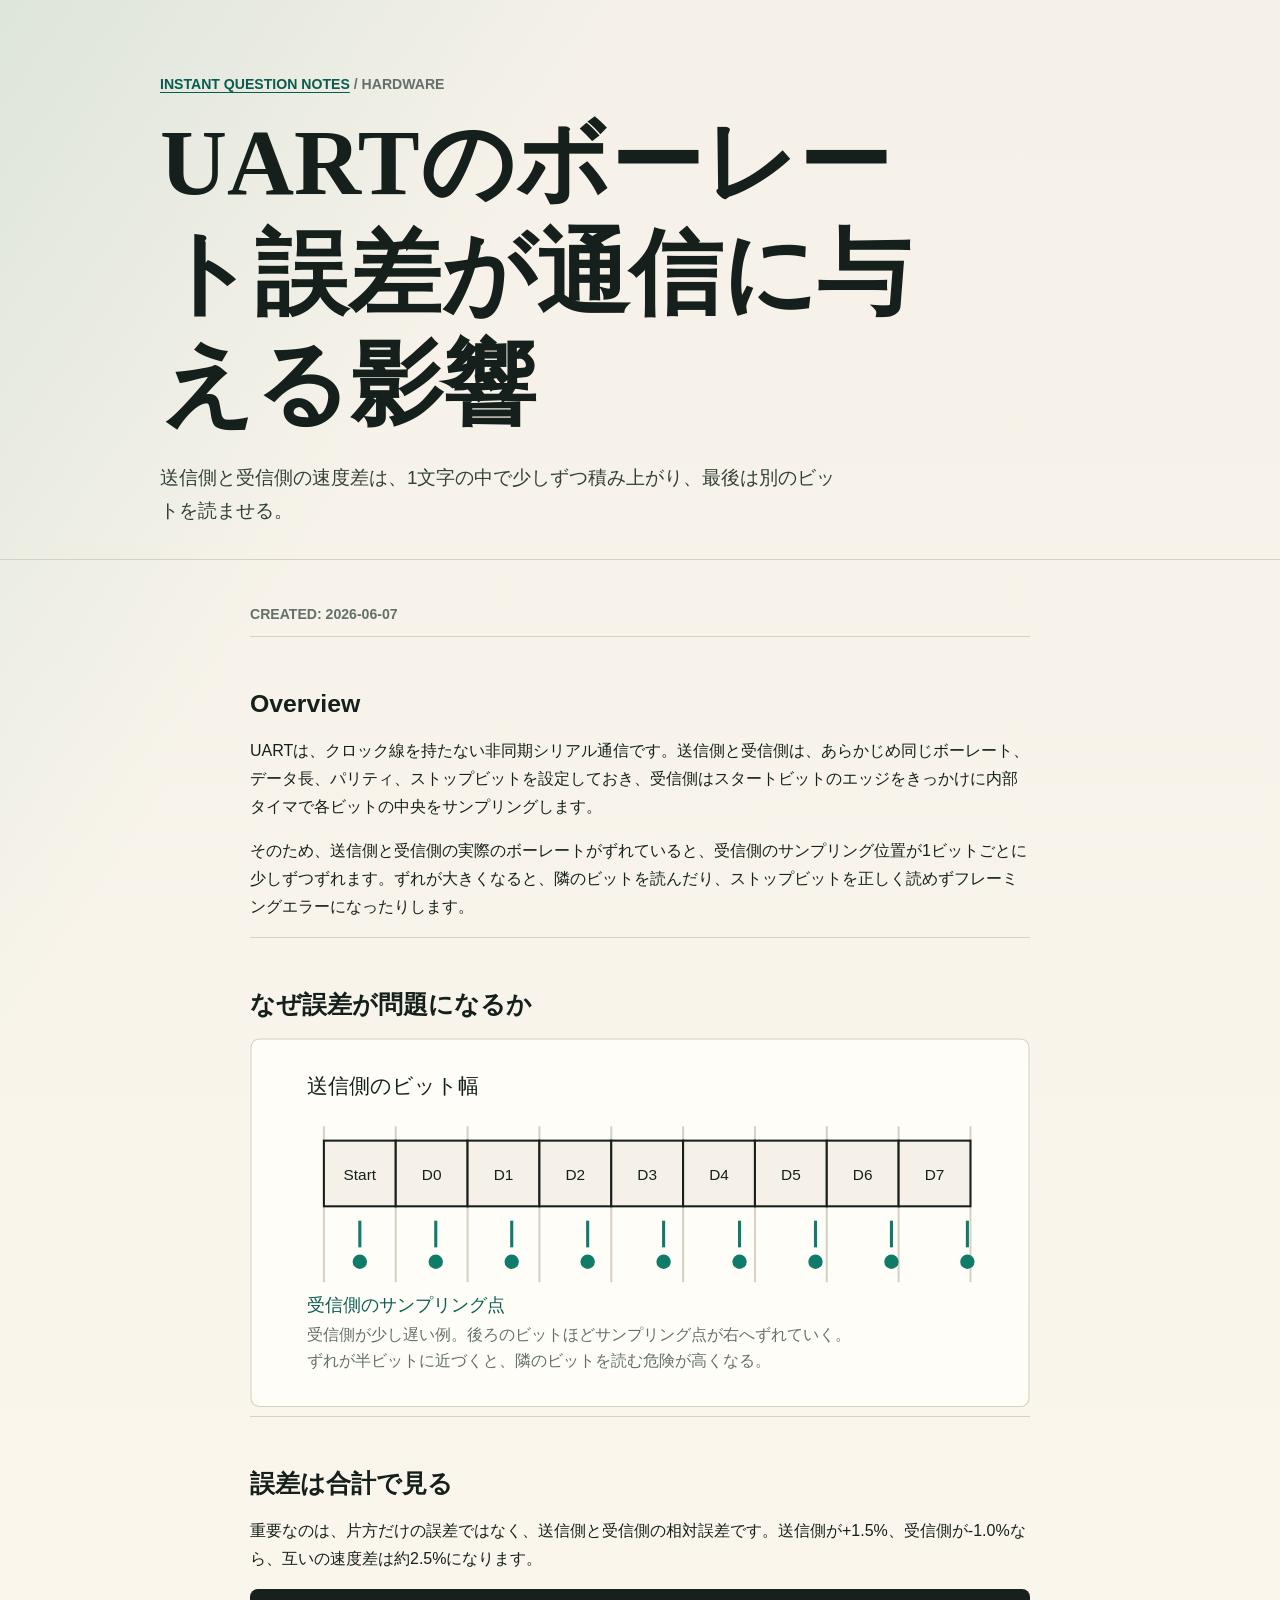
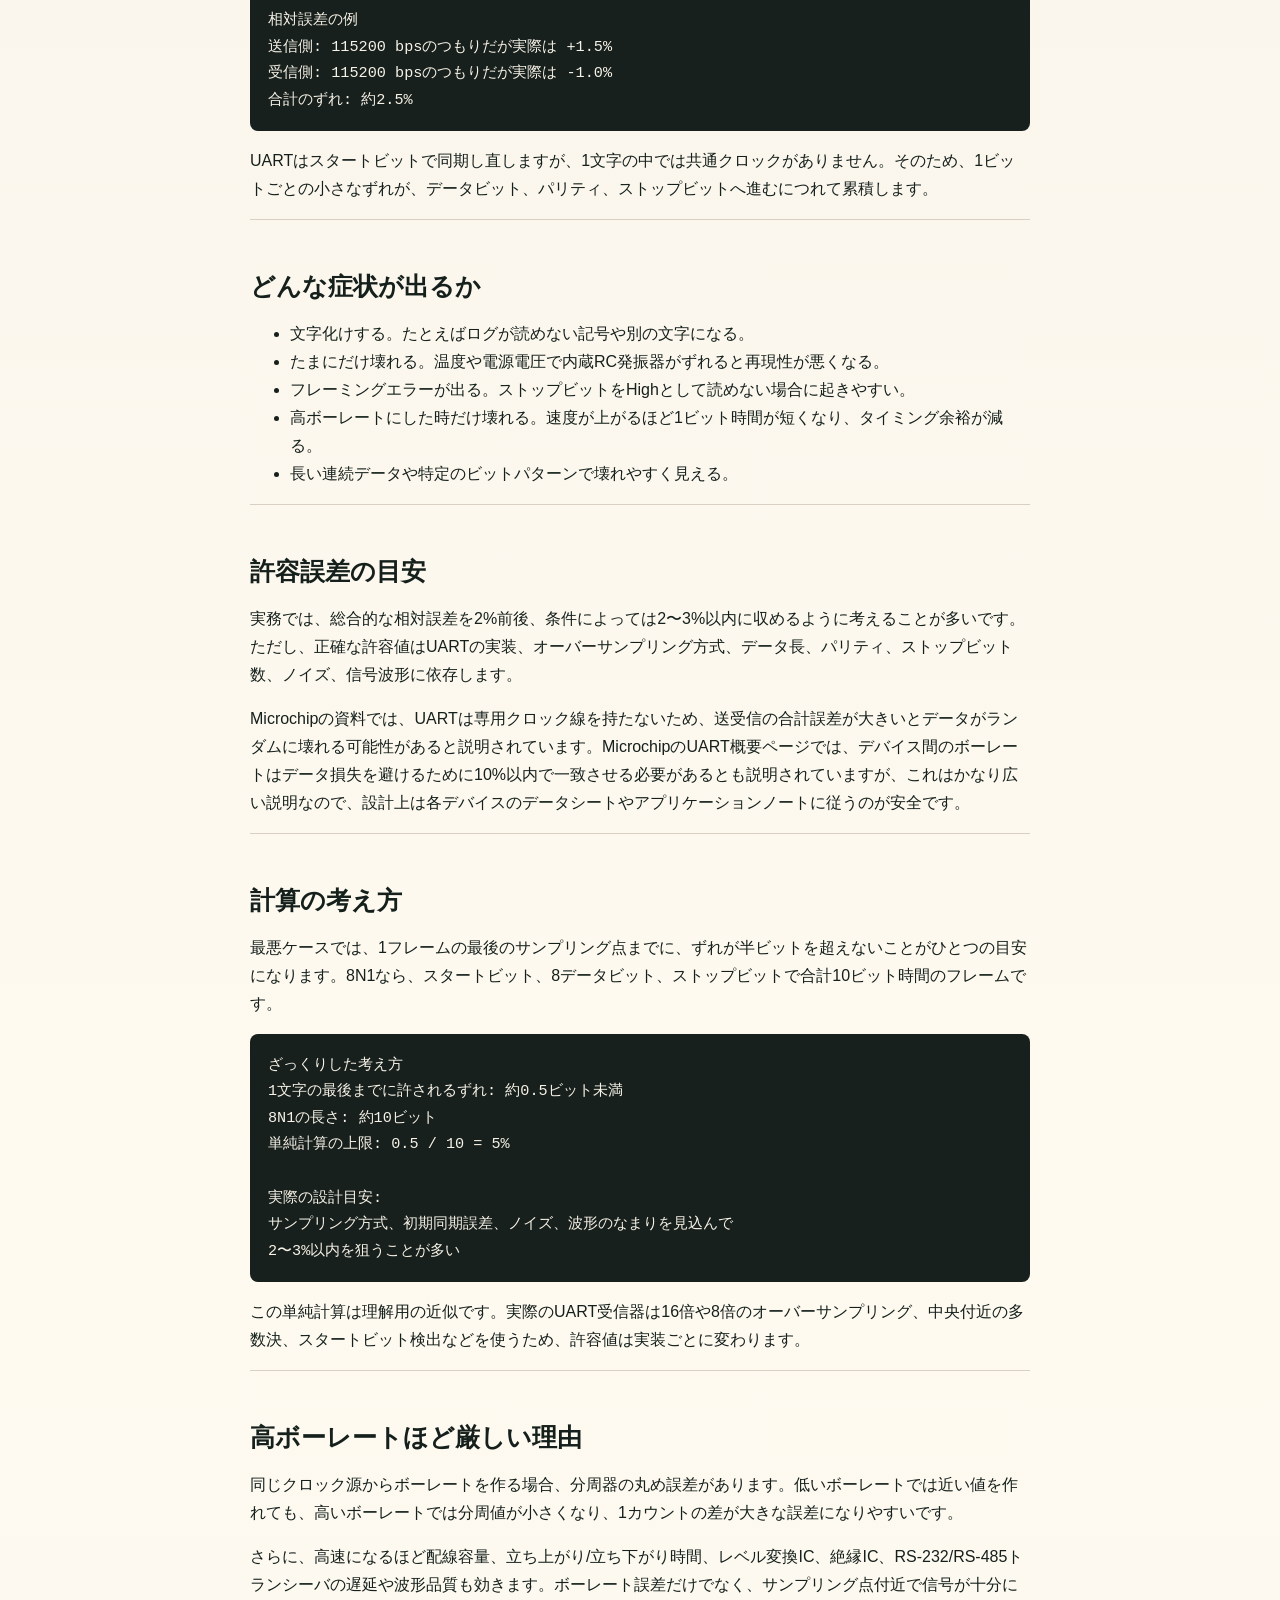
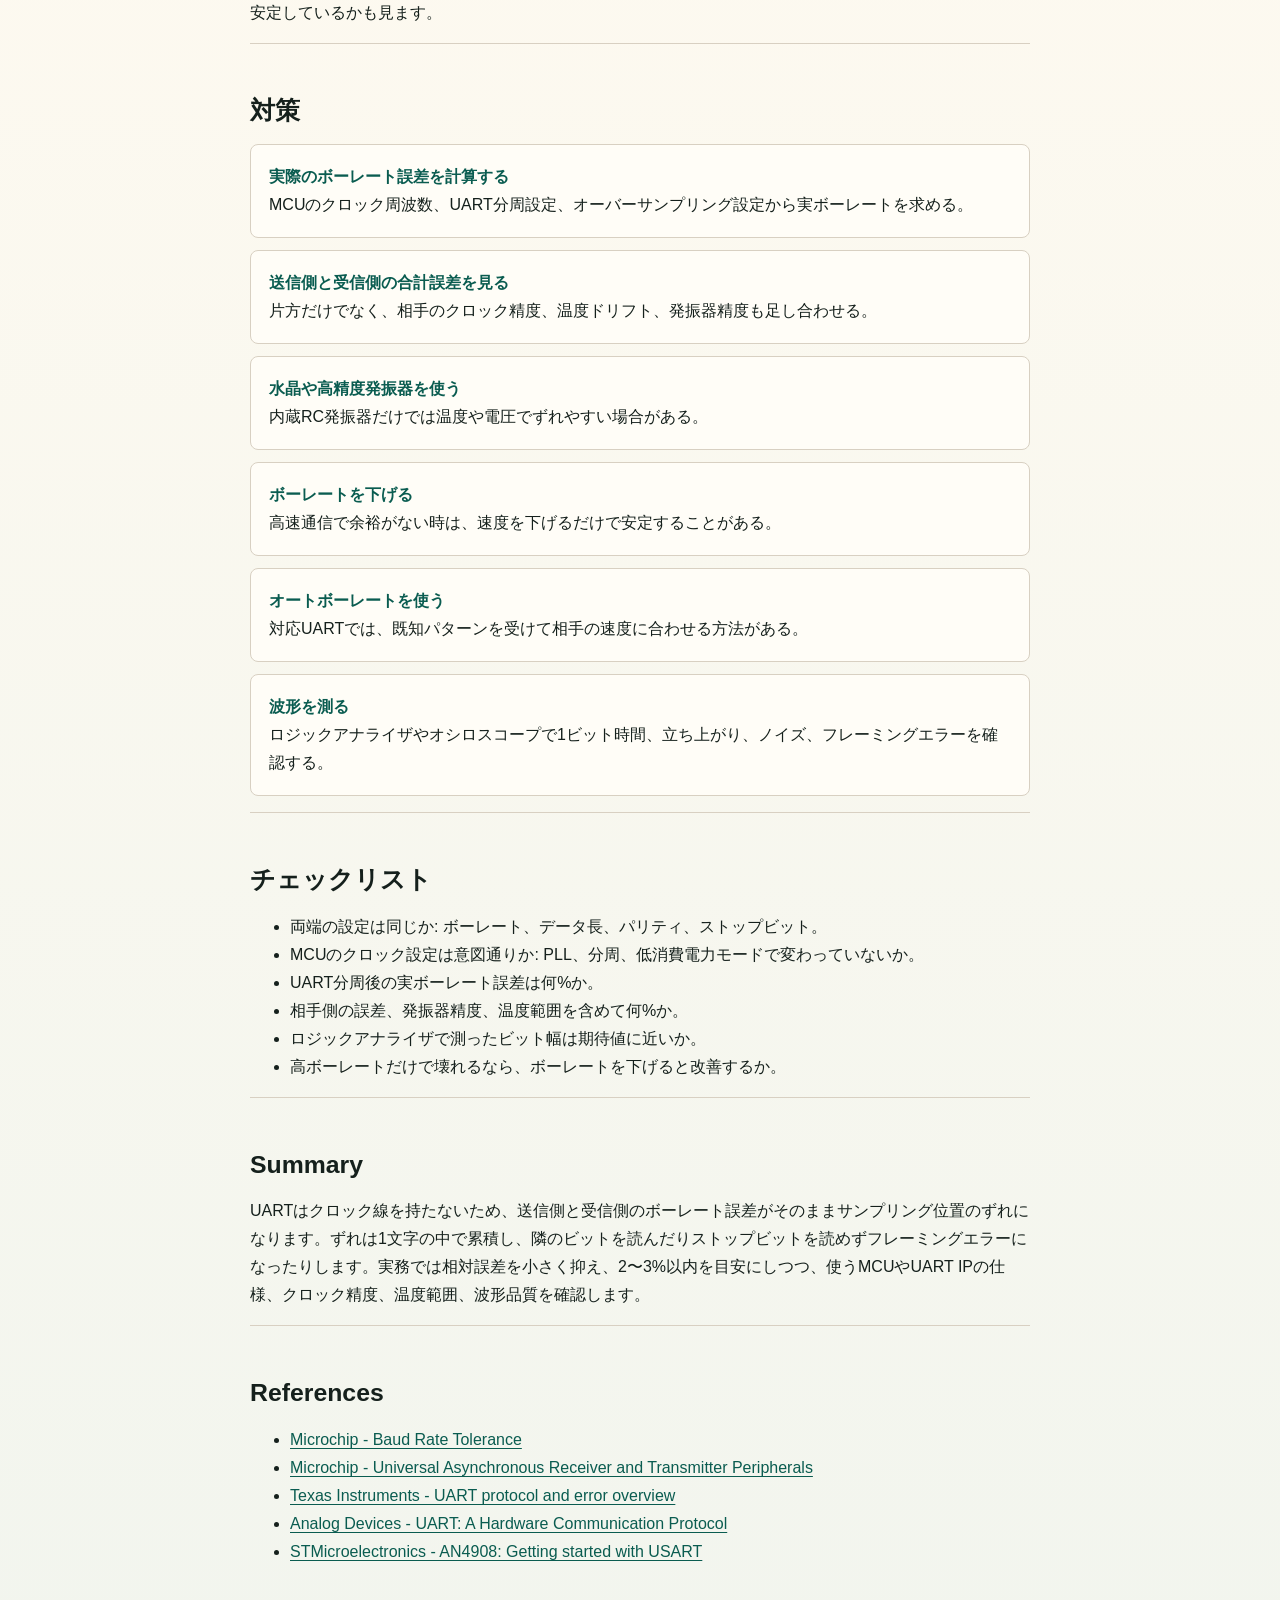
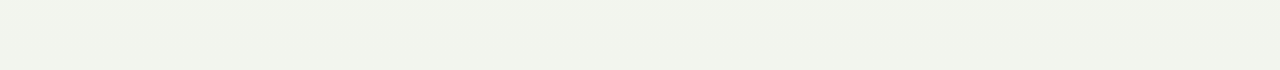
<file: hardware/uart-baud-rate-error/index.html>
<!doctype html>
<html lang="ja">
  <head>
    <meta charset="utf-8">
    <meta name="viewport" content="width=device-width, initial-scale=1">
    <title>UARTのボーレート誤差が通信に与える影響 - Instant Question Notes</title>
    <meta name="description" content="UARTのボーレート誤差が通信に与える影響を、サンプリング位置、累積ずれ、許容誤差、対策から整理する">
    <link rel="stylesheet" href="../../styles/site.css">
  </head>
  <body>
    <header class="site-header compact">
      <div class="container">
        <p class="eyebrow"><a href="../../">Instant Question Notes</a> / Hardware</p>
        <h1>UARTのボーレート誤差が通信に与える影響</h1>
        <p class="lead">送信側と受信側の速度差は、1文字の中で少しずつ積み上がり、最後は別のビットを読ませる。</p>
      </div>
    </header>

    <main class="container article">
      <p class="note-meta">Created: 2026-06-07</p>

      <section>
        <h2>Overview</h2>
        <p>UARTは、クロック線を持たない非同期シリアル通信です。送信側と受信側は、あらかじめ同じボーレート、データ長、パリティ、ストップビットを設定しておき、受信側はスタートビットのエッジをきっかけに内部タイマで各ビットの中央をサンプリングします。</p>
        <p>そのため、送信側と受信側の実際のボーレートがずれていると、受信側のサンプリング位置が1ビットごとに少しずつずれます。ずれが大きくなると、隣のビットを読んだり、ストップビットを正しく読めずフレーミングエラーになったりします。</p>
      </section>

      <section>
        <h2>なぜ誤差が問題になるか</h2>
        <svg viewBox="0 0 760 360" role="img" aria-labelledby="uart-title uart-desc" width="100%">
          <title id="uart-title">UARTのサンプリング位置がボーレート誤差でずれる様子</title>
          <desc id="uart-desc">受信側のサンプリング点が、送信側のビット中央から少しずつ後ろへずれていく</desc>
          <rect x="1" y="1" width="758" height="358" rx="8" fill="#fffdf7" stroke="#d8d0c2"></rect>
          <text x="56" y="54" fill="#15201c" font-size="20" font-family="sans-serif">送信側のビット幅</text>
          <g stroke="#d8d0c2" stroke-width="2">
            <line x1="72" y1="86" x2="72" y2="238"></line>
            <line x1="142" y1="86" x2="142" y2="238"></line>
            <line x1="212" y1="86" x2="212" y2="238"></line>
            <line x1="282" y1="86" x2="282" y2="238"></line>
            <line x1="352" y1="86" x2="352" y2="238"></line>
            <line x1="422" y1="86" x2="422" y2="238"></line>
            <line x1="492" y1="86" x2="492" y2="238"></line>
            <line x1="562" y1="86" x2="562" y2="238"></line>
            <line x1="632" y1="86" x2="632" y2="238"></line>
            <line x1="702" y1="86" x2="702" y2="238"></line>
          </g>
          <g fill="#f5f1e8" stroke="#15201c" stroke-width="2">
            <rect x="72" y="100" width="70" height="64"></rect>
            <rect x="142" y="100" width="70" height="64"></rect>
            <rect x="212" y="100" width="70" height="64"></rect>
            <rect x="282" y="100" width="70" height="64"></rect>
            <rect x="352" y="100" width="70" height="64"></rect>
            <rect x="422" y="100" width="70" height="64"></rect>
            <rect x="492" y="100" width="70" height="64"></rect>
            <rect x="562" y="100" width="70" height="64"></rect>
            <rect x="632" y="100" width="70" height="64"></rect>
          </g>
          <g fill="#15201c" font-size="15" font-family="sans-serif" text-anchor="middle">
            <text x="107" y="138">Start</text>
            <text x="177" y="138">D0</text>
            <text x="247" y="138">D1</text>
            <text x="317" y="138">D2</text>
            <text x="387" y="138">D3</text>
            <text x="457" y="138">D4</text>
            <text x="527" y="138">D5</text>
            <text x="597" y="138">D6</text>
            <text x="667" y="138">D7</text>
          </g>
          <g fill="#0f7b68">
            <circle cx="107" cy="218" r="7"></circle>
            <circle cx="181" cy="218" r="7"></circle>
            <circle cx="255" cy="218" r="7"></circle>
            <circle cx="329" cy="218" r="7"></circle>
            <circle cx="403" cy="218" r="7"></circle>
            <circle cx="477" cy="218" r="7"></circle>
            <circle cx="551" cy="218" r="7"></circle>
            <circle cx="625" cy="218" r="7"></circle>
            <circle cx="699" cy="218" r="7"></circle>
          </g>
          <g stroke="#0f7b68" stroke-width="3" fill="none">
            <path d="M107 204 V178"></path>
            <path d="M181 204 V178"></path>
            <path d="M255 204 V178"></path>
            <path d="M329 204 V178"></path>
            <path d="M403 204 V178"></path>
            <path d="M477 204 V178"></path>
            <path d="M551 204 V178"></path>
            <path d="M625 204 V178"></path>
            <path d="M699 204 V178"></path>
          </g>
          <text x="56" y="266" fill="#0a5c50" font-size="18" font-family="sans-serif">受信側のサンプリング点</text>
          <text x="56" y="294" fill="#65706b" font-size="16" font-family="sans-serif">受信側が少し遅い例。後ろのビットほどサンプリング点が右へずれていく。</text>
          <text x="56" y="320" fill="#65706b" font-size="16" font-family="sans-serif">ずれが半ビットに近づくと、隣のビットを読む危険が高くなる。</text>
        </svg>
      </section>

      <section>
        <h2>誤差は合計で見る</h2>
        <p>重要なのは、片方だけの誤差ではなく、送信側と受信側の相対誤差です。送信側が+1.5%、受信側が-1.0%なら、互いの速度差は約2.5%になります。</p>
        <pre><code>相対誤差の例
送信側: 115200 bpsのつもりだが実際は +1.5%
受信側: 115200 bpsのつもりだが実際は -1.0%
合計のずれ: 約2.5%</code></pre>
        <p>UARTはスタートビットで同期し直しますが、1文字の中では共通クロックがありません。そのため、1ビットごとの小さなずれが、データビット、パリティ、ストップビットへ進むにつれて累積します。</p>
      </section>

      <section>
        <h2>どんな症状が出るか</h2>
        <ul>
          <li>文字化けする。たとえばログが読めない記号や別の文字になる。</li>
          <li>たまにだけ壊れる。温度や電源電圧で内蔵RC発振器がずれると再現性が悪くなる。</li>
          <li>フレーミングエラーが出る。ストップビットをHighとして読めない場合に起きやすい。</li>
          <li>高ボーレートにした時だけ壊れる。速度が上がるほど1ビット時間が短くなり、タイミング余裕が減る。</li>
          <li>長い連続データや特定のビットパターンで壊れやすく見える。</li>
        </ul>
      </section>

      <section>
        <h2>許容誤差の目安</h2>
        <p>実務では、総合的な相対誤差を2%前後、条件によっては2〜3%以内に収めるように考えることが多いです。ただし、正確な許容値はUARTの実装、オーバーサンプリング方式、データ長、パリティ、ストップビット数、ノイズ、信号波形に依存します。</p>
        <p>Microchipの資料では、UARTは専用クロック線を持たないため、送受信の合計誤差が大きいとデータがランダムに壊れる可能性があると説明されています。MicrochipのUART概要ページでは、デバイス間のボーレートはデータ損失を避けるために10%以内で一致させる必要があるとも説明されていますが、これはかなり広い説明なので、設計上は各デバイスのデータシートやアプリケーションノートに従うのが安全です。</p>
      </section>

      <section>
        <h2>計算の考え方</h2>
        <p>最悪ケースでは、1フレームの最後のサンプリング点までに、ずれが半ビットを超えないことがひとつの目安になります。8N1なら、スタートビット、8データビット、ストップビットで合計10ビット時間のフレームです。</p>
        <pre><code>ざっくりした考え方
1文字の最後までに許されるずれ: 約0.5ビット未満
8N1の長さ: 約10ビット
単純計算の上限: 0.5 / 10 = 5%

実際の設計目安:
サンプリング方式、初期同期誤差、ノイズ、波形のなまりを見込んで
2〜3%以内を狙うことが多い</code></pre>
        <p>この単純計算は理解用の近似です。実際のUART受信器は16倍や8倍のオーバーサンプリング、中央付近の多数決、スタートビット検出などを使うため、許容値は実装ごとに変わります。</p>
      </section>

      <section>
        <h2>高ボーレートほど厳しい理由</h2>
        <p>同じクロック源からボーレートを作る場合、分周器の丸め誤差があります。低いボーレートでは近い値を作れても、高いボーレートでは分周値が小さくなり、1カウントの差が大きな誤差になりやすいです。</p>
        <p>さらに、高速になるほど配線容量、立ち上がり/立ち下がり時間、レベル変換IC、絶縁IC、RS-232/RS-485トランシーバの遅延や波形品質も効きます。ボーレート誤差だけでなく、サンプリング点付近で信号が十分に安定しているかも見ます。</p>
      </section>

      <section>
        <h2>対策</h2>
        <ol class="steps">
          <li><span>実際のボーレート誤差を計算する</span>MCUのクロック周波数、UART分周設定、オーバーサンプリング設定から実ボーレートを求める。</li>
          <li><span>送信側と受信側の合計誤差を見る</span>片方だけでなく、相手のクロック精度、温度ドリフト、発振器精度も足し合わせる。</li>
          <li><span>水晶や高精度発振器を使う</span>内蔵RC発振器だけでは温度や電圧でずれやすい場合がある。</li>
          <li><span>ボーレートを下げる</span>高速通信で余裕がない時は、速度を下げるだけで安定することがある。</li>
          <li><span>オートボーレートを使う</span>対応UARTでは、既知パターンを受けて相手の速度に合わせる方法がある。</li>
          <li><span>波形を測る</span>ロジックアナライザやオシロスコープで1ビット時間、立ち上がり、ノイズ、フレーミングエラーを確認する。</li>
        </ol>
      </section>

      <section>
        <h2>チェックリスト</h2>
        <ul>
          <li>両端の設定は同じか: ボーレート、データ長、パリティ、ストップビット。</li>
          <li>MCUのクロック設定は意図通りか: PLL、分周、低消費電力モードで変わっていないか。</li>
          <li>UART分周後の実ボーレート誤差は何%か。</li>
          <li>相手側の誤差、発振器精度、温度範囲を含めて何%か。</li>
          <li>ロジックアナライザで測ったビット幅は期待値に近いか。</li>
          <li>高ボーレートだけで壊れるなら、ボーレートを下げると改善するか。</li>
        </ul>
      </section>

      <section>
        <h2>Summary</h2>
        <p>UARTはクロック線を持たないため、送信側と受信側のボーレート誤差がそのままサンプリング位置のずれになります。ずれは1文字の中で累積し、隣のビットを読んだりストップビットを読めずフレーミングエラーになったりします。実務では相対誤差を小さく抑え、2〜3%以内を目安にしつつ、使うMCUやUART IPの仕様、クロック精度、温度範囲、波形品質を確認します。</p>
      </section>

      <section>
        <h2>References</h2>
        <ul>
          <li><a href="https://onlinedocs.microchip.com/oxy/GUID-AE49E526-B7D4-4303-9402-2DE31CF372AD-en-US-2/GUID-ABC554FB-E5C5-4A66-8C64-695243B76E3B.html">Microchip - Baud Rate Tolerance</a></li>
          <li><a href="https://www.microchip.com/en-us/products/microcontrollers-and-microprocessors/8-bit-mcus/core-independent-and-analog-peripherals/communication-connectivity-peripherals/uart-peripherals">Microchip - Universal Asynchronous Receiver and Transmitter Peripherals</a></li>
          <li><a href="https://www.ti.com/video/6313217959112">Texas Instruments - UART protocol and error overview</a></li>
          <li><a href="https://www.analog.com/en/resources/analog-dialogue/articles/2020/11/24/18/10/uart-a-hardware-communication-protocol.html">Analog Devices - UART: A Hardware Communication Protocol</a></li>
          <li><a href="https://www.stmicroelectronics.com/resource/en/application_note/dm00327191.pdf">STMicroelectronics - AN4908: Getting started with USART</a></li>
        </ul>
      </section>
    </main>
  </body>
</html>
</file>
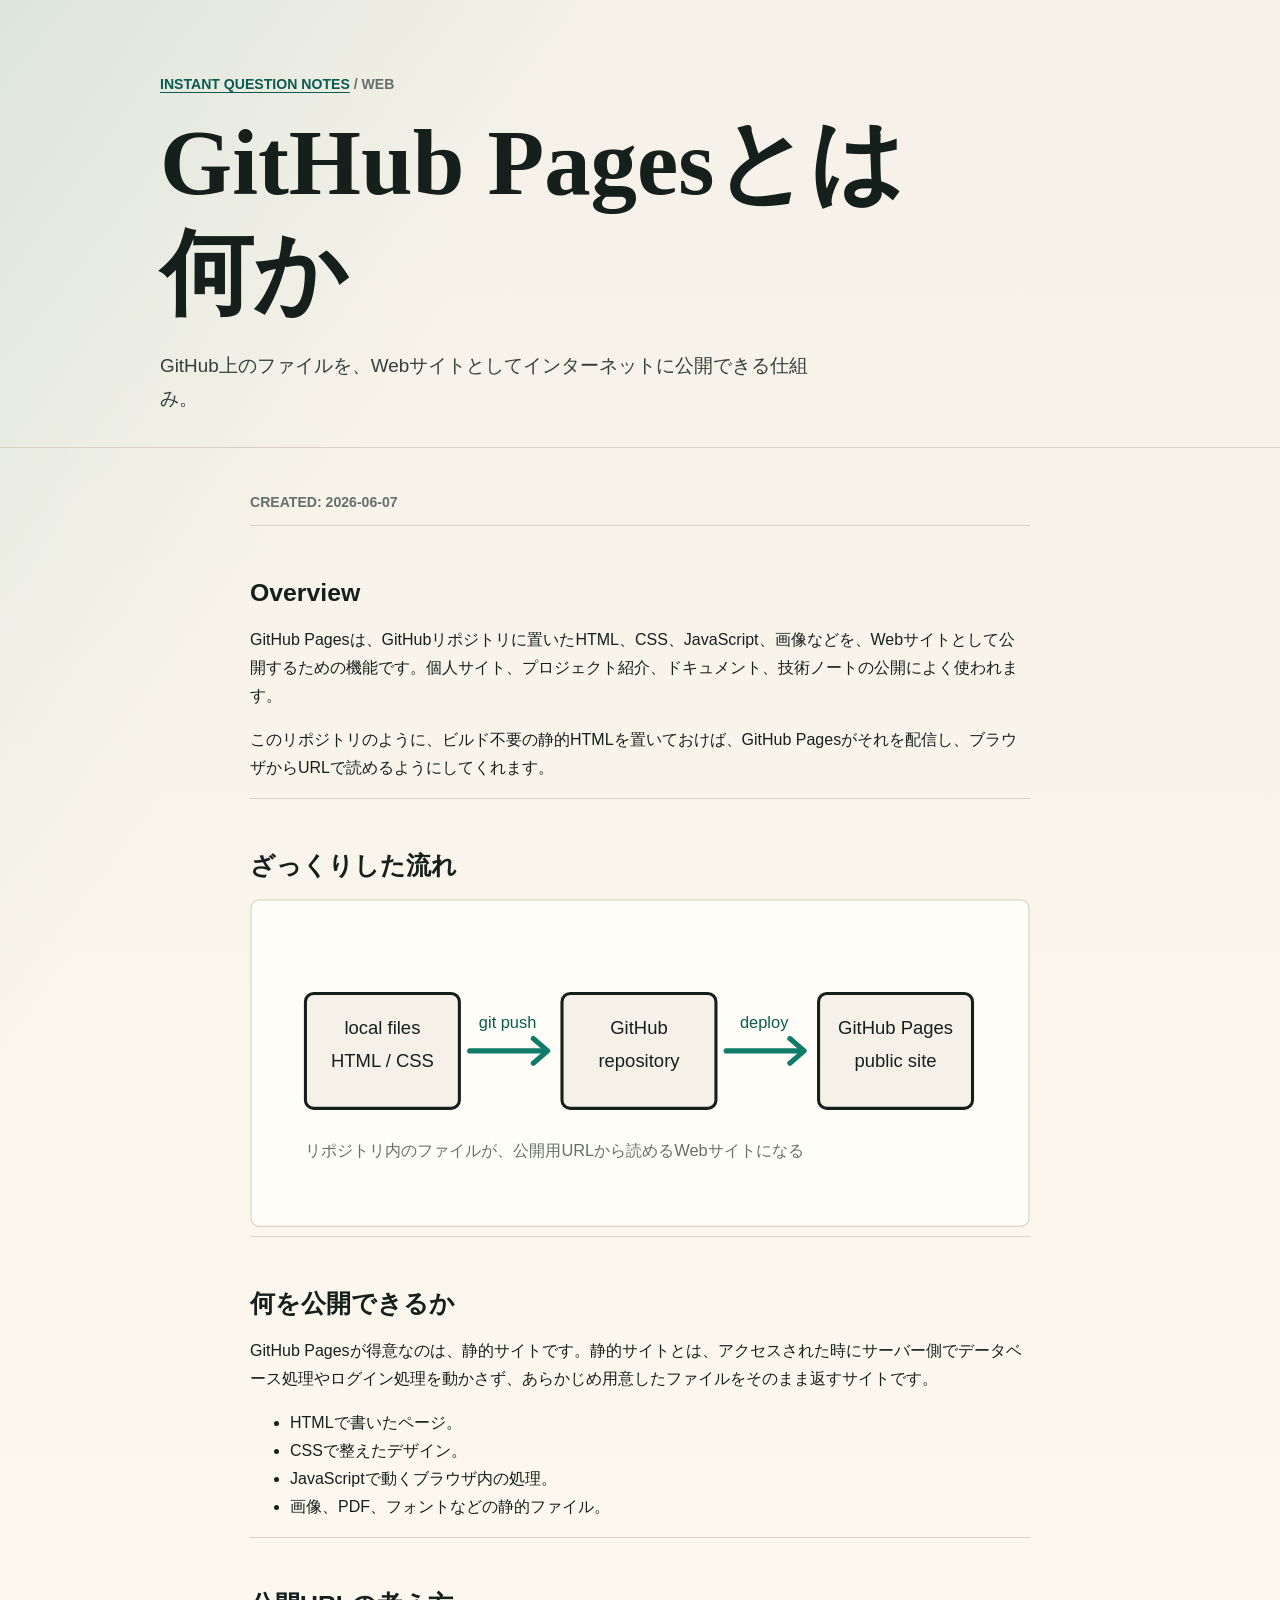
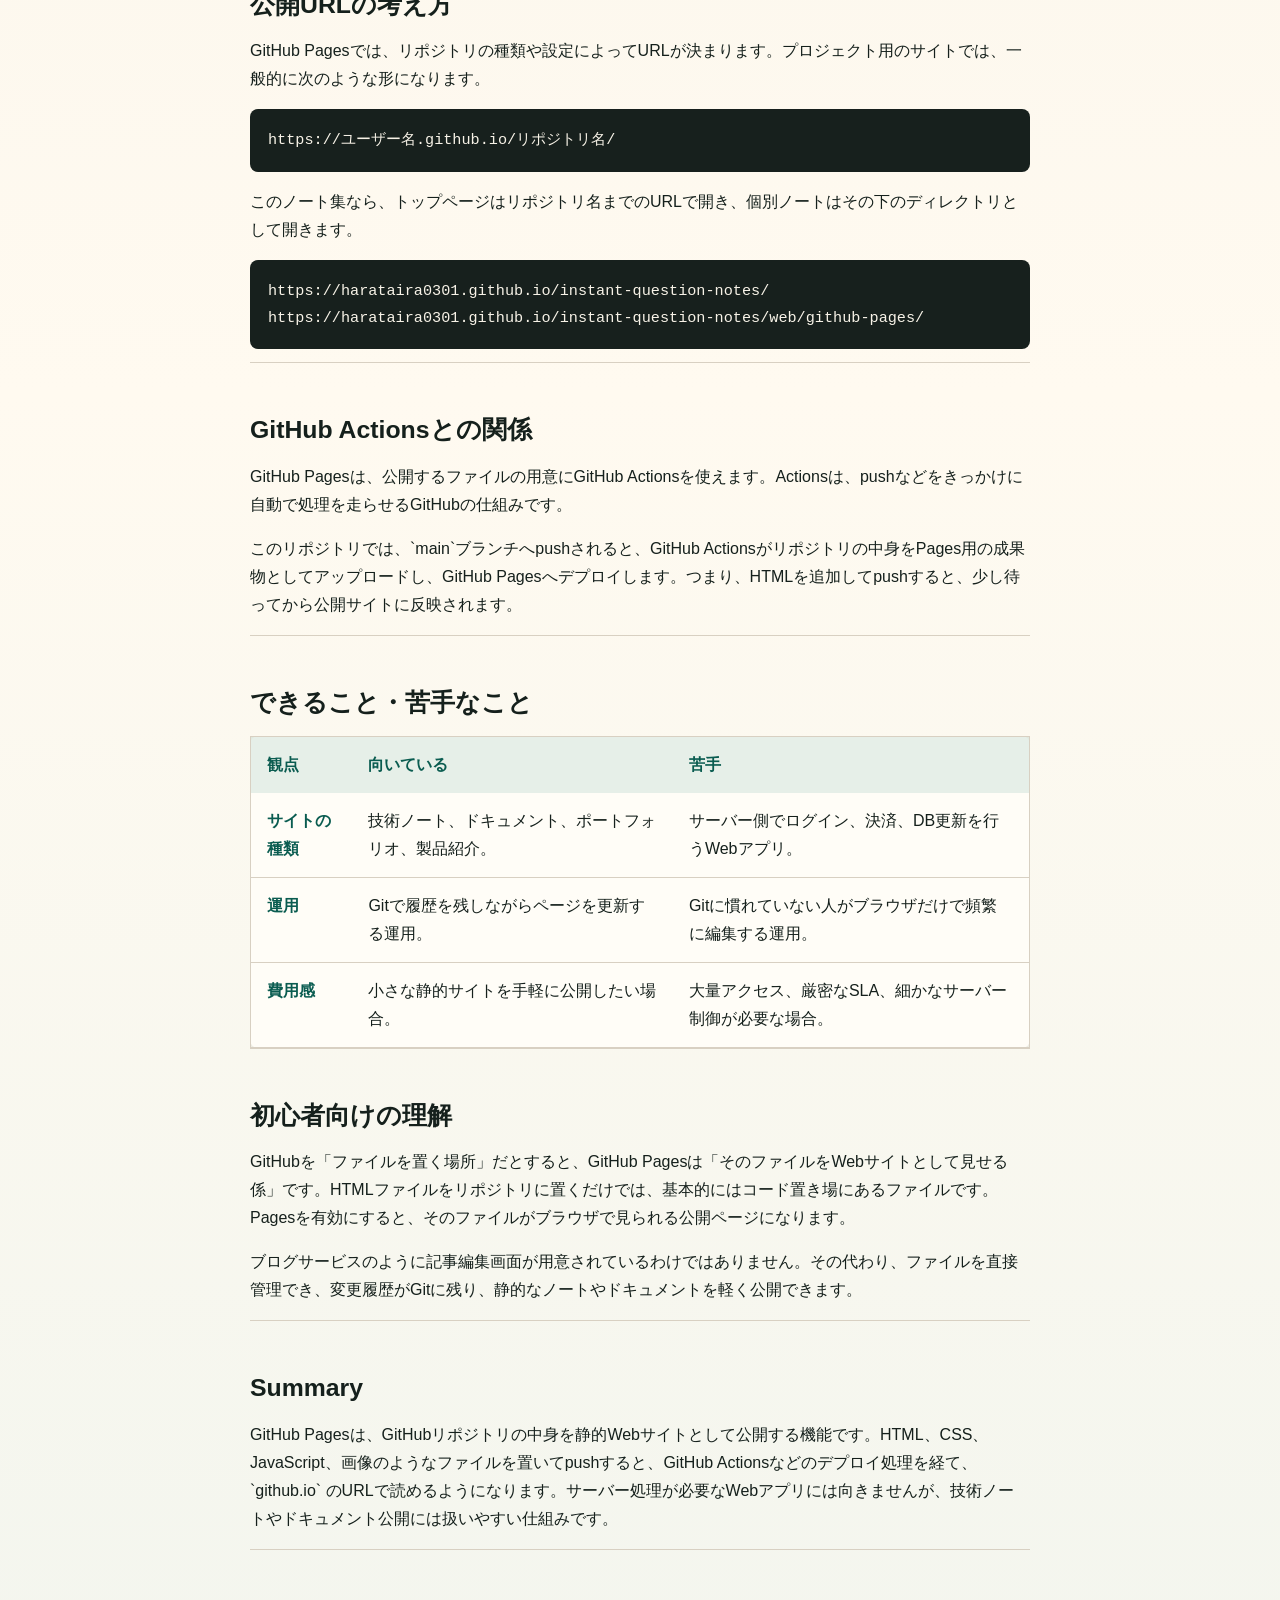
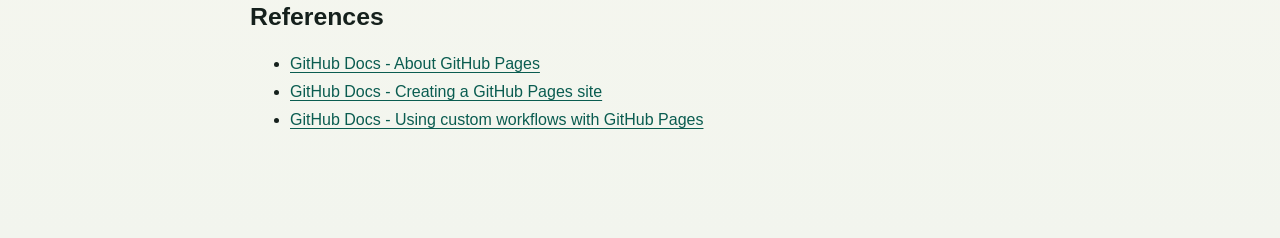
<file: web/github-pages/index.html>
<!doctype html>
<html lang="ja">
  <head>
    <meta charset="utf-8">
    <meta name="viewport" content="width=device-width, initial-scale=1">
    <title>GitHub Pagesとは何か - Instant Question Notes</title>
    <meta name="description" content="GitHub Pagesとは何かを、静的サイト、公開URL、GitHub Actionsとの関係から初心者向けに整理する">
    <link rel="stylesheet" href="../../styles/site.css">
  </head>
  <body>
    <header class="site-header compact">
      <div class="container">
        <p class="eyebrow"><a href="../../">Instant Question Notes</a> / Web</p>
        <h1>GitHub Pagesとは何か</h1>
        <p class="lead">GitHub上のファイルを、Webサイトとしてインターネットに公開できる仕組み。</p>
      </div>
    </header>

    <main class="container article">
      <p class="note-meta">Created: 2026-06-07</p>

      <section>
        <h2>Overview</h2>
        <p>GitHub Pagesは、GitHubリポジトリに置いたHTML、CSS、JavaScript、画像などを、Webサイトとして公開するための機能です。個人サイト、プロジェクト紹介、ドキュメント、技術ノートの公開によく使われます。</p>
        <p>このリポジトリのように、ビルド不要の静的HTMLを置いておけば、GitHub Pagesがそれを配信し、ブラウザからURLで読めるようにしてくれます。</p>
      </section>

      <section>
        <h2>ざっくりした流れ</h2>
        <svg viewBox="0 0 760 320" role="img" aria-labelledby="pages-title pages-desc" width="100%">
          <title id="pages-title">GitHub PagesでHTMLが公開される流れ</title>
          <desc id="pages-desc">ローカルでHTMLを作り、GitHubへpushし、GitHub PagesがWebサイトとして配信する</desc>
          <rect x="1" y="1" width="758" height="318" rx="8" fill="#fffdf7" stroke="#d8d0c2"></rect>
          <g fill="#f5f1e8" stroke="#15201c" stroke-width="3">
            <rect x="54" y="92" width="150" height="112" rx="8"></rect>
            <rect x="304" y="92" width="150" height="112" rx="8"></rect>
            <rect x="554" y="92" width="150" height="112" rx="8"></rect>
          </g>
          <g fill="#15201c" font-size="18" font-family="sans-serif" text-anchor="middle">
            <text x="129" y="132">local files</text>
            <text x="129" y="164">HTML / CSS</text>
            <text x="379" y="132">GitHub</text>
            <text x="379" y="164">repository</text>
            <text x="629" y="132">GitHub Pages</text>
            <text x="629" y="164">public site</text>
          </g>
          <g stroke="#0f7b68" stroke-width="5" fill="none" stroke-linecap="round" stroke-linejoin="round">
            <path d="M214 148 H288"></path>
            <path d="M276 136 L290 148 L276 160"></path>
            <path d="M464 148 H538"></path>
            <path d="M526 136 L540 148 L526 160"></path>
          </g>
          <g fill="#0a5c50" font-size="16" font-family="sans-serif" text-anchor="middle">
            <text x="251" y="126">git push</text>
            <text x="501" y="126">deploy</text>
          </g>
          <text x="54" y="250" fill="#65706b" font-size="16" font-family="sans-serif">リポジトリ内のファイルが、公開用URLから読めるWebサイトになる</text>
        </svg>
      </section>

      <section>
        <h2>何を公開できるか</h2>
        <p>GitHub Pagesが得意なのは、静的サイトです。静的サイトとは、アクセスされた時にサーバー側でデータベース処理やログイン処理を動かさず、あらかじめ用意したファイルをそのまま返すサイトです。</p>
        <ul>
          <li>HTMLで書いたページ。</li>
          <li>CSSで整えたデザイン。</li>
          <li>JavaScriptで動くブラウザ内の処理。</li>
          <li>画像、PDF、フォントなどの静的ファイル。</li>
        </ul>
      </section>

      <section>
        <h2>公開URLの考え方</h2>
        <p>GitHub Pagesでは、リポジトリの種類や設定によってURLが決まります。プロジェクト用のサイトでは、一般的に次のような形になります。</p>
        <pre><code>https://ユーザー名.github.io/リポジトリ名/</code></pre>
        <p>このノート集なら、トップページはリポジトリ名までのURLで開き、個別ノートはその下のディレクトリとして開きます。</p>
        <pre><code>https://harataira0301.github.io/instant-question-notes/
https://harataira0301.github.io/instant-question-notes/web/github-pages/</code></pre>
      </section>

      <section>
        <h2>GitHub Actionsとの関係</h2>
        <p>GitHub Pagesは、公開するファイルの用意にGitHub Actionsを使えます。Actionsは、pushなどをきっかけに自動で処理を走らせるGitHubの仕組みです。</p>
        <p>このリポジトリでは、`main`ブランチへpushされると、GitHub Actionsがリポジトリの中身をPages用の成果物としてアップロードし、GitHub Pagesへデプロイします。つまり、HTMLを追加してpushすると、少し待ってから公開サイトに反映されます。</p>
      </section>

      <section>
        <h2>できること・苦手なこと</h2>
        <div class="table-wrap">
          <table>
            <thead>
              <tr>
                <th>観点</th>
                <th>向いている</th>
                <th>苦手</th>
              </tr>
            </thead>
            <tbody>
              <tr>
                <th>サイトの種類</th>
                <td>技術ノート、ドキュメント、ポートフォリオ、製品紹介。</td>
                <td>サーバー側でログイン、決済、DB更新を行うWebアプリ。</td>
              </tr>
              <tr>
                <th>運用</th>
                <td>Gitで履歴を残しながらページを更新する運用。</td>
                <td>Gitに慣れていない人がブラウザだけで頻繁に編集する運用。</td>
              </tr>
              <tr>
                <th>費用感</th>
                <td>小さな静的サイトを手軽に公開したい場合。</td>
                <td>大量アクセス、厳密なSLA、細かなサーバー制御が必要な場合。</td>
              </tr>
            </tbody>
          </table>
        </div>
      </section>

      <section>
        <h2>初心者向けの理解</h2>
        <p>GitHubを「ファイルを置く場所」だとすると、GitHub Pagesは「そのファイルをWebサイトとして見せる係」です。HTMLファイルをリポジトリに置くだけでは、基本的にはコード置き場にあるファイルです。Pagesを有効にすると、そのファイルがブラウザで見られる公開ページになります。</p>
        <p>ブログサービスのように記事編集画面が用意されているわけではありません。その代わり、ファイルを直接管理でき、変更履歴がGitに残り、静的なノートやドキュメントを軽く公開できます。</p>
      </section>

      <section>
        <h2>Summary</h2>
        <p>GitHub Pagesは、GitHubリポジトリの中身を静的Webサイトとして公開する機能です。HTML、CSS、JavaScript、画像のようなファイルを置いてpushすると、GitHub Actionsなどのデプロイ処理を経て、`github.io` のURLで読めるようになります。サーバー処理が必要なWebアプリには向きませんが、技術ノートやドキュメント公開には扱いやすい仕組みです。</p>
      </section>

      <section>
        <h2>References</h2>
        <ul>
          <li><a href="https://docs.github.com/en/pages/getting-started-with-github-pages/about-github-pages">GitHub Docs - About GitHub Pages</a></li>
          <li><a href="https://docs.github.com/en/pages/getting-started-with-github-pages/creating-a-github-pages-site">GitHub Docs - Creating a GitHub Pages site</a></li>
          <li><a href="https://docs.github.com/en/pages/getting-started-with-github-pages/using-custom-workflows-with-github-pages">GitHub Docs - Using custom workflows with GitHub Pages</a></li>
        </ul>
      </section>
    </main>
  </body>
</html>
</file>
<file: styles/site.css>
:root {
  color-scheme: light;
  --bg: #f5f1e8;
  --ink: #15201c;
  --muted: #65706b;
  --paper: #fffdf7;
  --line: #d8d0c2;
  --accent: #0f7b68;
  --accent-strong: #0a5c50;
  --mark: #e7c85f;
  --shadow: 0 18px 50px rgb(36 42 36 / 12%);
}

* {
  box-sizing: border-box;
}

body {
  margin: 0;
  background:
    linear-gradient(120deg, rgb(15 123 104 / 10%), transparent 34rem),
    linear-gradient(180deg, var(--bg), #fffaf0 58%, #f2f5ee);
  color: var(--ink);
  font-family: "Avenir Next", "Hiragino Sans", "Yu Gothic", sans-serif;
  line-height: 1.75;
}

a {
  color: var(--accent-strong);
  text-decoration-thickness: 0.08em;
  text-underline-offset: 0.2em;
}

.container {
  width: min(960px, calc(100% - 32px));
  margin: 0 auto;
}

.site-header {
  padding: 72px 0 44px;
  border-bottom: 1px solid var(--line);
}

.site-header.compact {
  padding-bottom: 32px;
}

.eyebrow,
.note-meta {
  margin: 0 0 10px;
  color: var(--muted);
  font-size: 0.88rem;
  font-weight: 700;
  letter-spacing: 0;
  text-transform: uppercase;
}

h1,
h2,
h3 {
  line-height: 1.2;
  letter-spacing: 0;
}

h1 {
  max-width: 760px;
  margin: 0;
  font-family: Georgia, "Yu Mincho", serif;
  font-size: clamp(2.4rem, 8vw, 5.8rem);
}

h2 {
  margin: 52px 0 18px;
  font-size: 1.55rem;
}

h3 {
  margin: 0 0 8px;
  font-size: 1.25rem;
}

.lead {
  max-width: 680px;
  margin: 20px 0 0;
  color: #33403a;
  font-size: 1.18rem;
}

.note-list {
  padding: 42px 0 80px;
}

.note-card {
  display: flex;
  align-items: center;
  justify-content: space-between;
  gap: 24px;
  margin-top: 18px;
  padding: 24px;
  background: var(--paper);
  border: 1px solid var(--line);
  border-radius: 8px;
  box-shadow: var(--shadow);
}

.note-card p {
  margin: 0;
  color: var(--muted);
}

.note-link {
  display: inline-grid;
  min-width: 72px;
  min-height: 44px;
  place-items: center;
  border: 1px solid var(--accent);
  border-radius: 6px;
  color: var(--accent-strong);
  font-weight: 700;
  text-decoration: none;
}

.article {
  max-width: 780px;
  padding: 42px 0 88px;
}

.article section {
  border-top: 1px solid var(--line);
}

.steps {
  display: grid;
  gap: 12px;
  padding: 0;
  list-style: none;
}

.steps li {
  padding: 18px;
  background: var(--paper);
  border: 1px solid var(--line);
  border-radius: 8px;
}

.steps span {
  display: block;
  color: var(--accent-strong);
  font-weight: 800;
}

pre {
  overflow-x: auto;
  padding: 18px;
  background: #17201d;
  border-radius: 8px;
  color: #f7f2e7;
}

code {
  font-family: "SFMono-Regular", Consolas, monospace;
  font-size: 0.95em;
}

.table-wrap {
  overflow-x: auto;
}

table {
  width: 100%;
  min-width: 720px;
  border-collapse: collapse;
  background: var(--paper);
  border: 1px solid var(--line);
  border-radius: 8px;
  box-shadow: var(--shadow);
}

th,
td {
  padding: 14px 16px;
  border-bottom: 1px solid var(--line);
  text-align: left;
  vertical-align: top;
}

th {
  color: var(--accent-strong);
  font-weight: 800;
}

thead th {
  background: rgb(15 123 104 / 10%);
}

tr:last-child th,
tr:last-child td {
  border-bottom: 0;
}

@media (max-width: 640px) {
  .site-header {
    padding-top: 48px;
  }

  .note-card {
    align-items: flex-start;
    flex-direction: column;
  }

  .note-link {
    width: 100%;
  }
}
</file>
